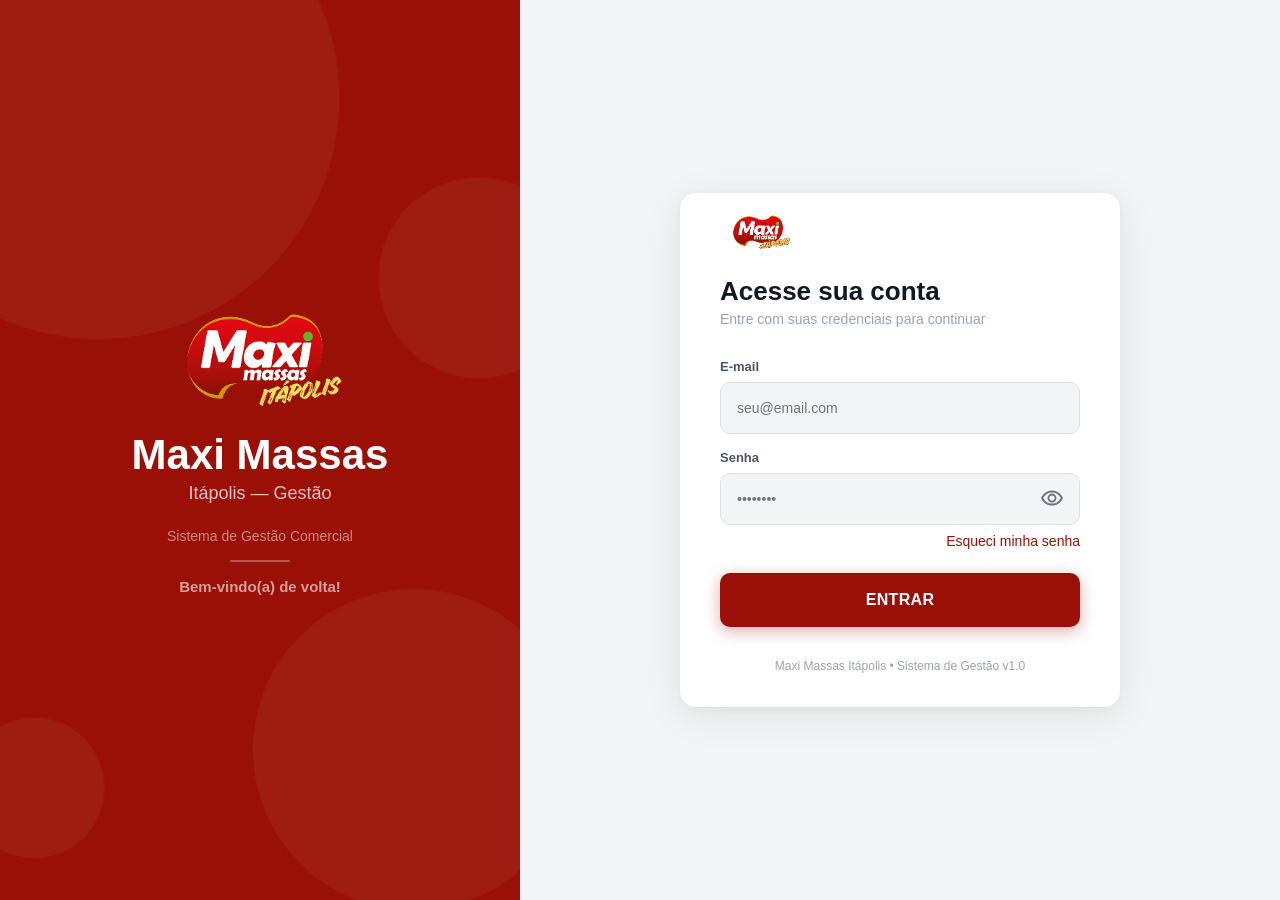
<file: frontend/index.html>
<!DOCTYPE html>
<html lang="pt-BR">
<head>
    <meta charset="UTF-8">
    <meta name="viewport" content="width=device-width, initial-scale=1.0">
    <title>Login - Maxxi Massas</title>
    <!-- Bootstrap CSS -->
    <link href="https://cdn.jsdelivr.net/npm/bootstrap@5.3.0/dist/css/bootstrap.min.css" rel="stylesheet">
    <!-- Seu CSS -->
     <link rel="stylesheet" href="../frontend/css/reset.css">
    <link rel="stylesheet" href="../frontend/css/componentes.css">

    <!-- Favicon -->
    <link rel="icon" type="image/png" href="assets/images/login-logo-formulario.png">
</head>
<body>
   
    <div class="d-flex flex-column flex-lg-row vh-100">
        
        <!-- BANNER (Em cima no Mobile / Esquerda no Desktop) -->
        <div class="banner-login d-flex align-items-center justify-content-center flex-column text-center position-relative">
            
            <!-- Camada escura opcional -->
            <!-- <div class="overlay-login"></div> -->
            
            <div class="texto-sobreposto px-4 d-flex flex-column align-items-center">
                <img src="../frontend/assets/images/login-logo-formulario.png" alt="Logo" class="logo-banner mb-3">
                <h1 class="titulo-banner mb-1">Maxi Massas</h1>
                <h2 class="subtitulo-banner mb-0">Itápolis — Gestão</h2>
                
                <div class="d-none d-lg-flex flex-column align-items-center mt-4">
                    <p class="texto-sistema mb-3">Sistema de Gestão Comercial</p>
                    <div class="divisor-banner mb-3"></div>
                    <p class="texto-boas-vindas mb-0">Bem-vindo(a) de volta!</p>
                </div>
            </div>

        </div>

        <!-- FORMULÁRIO (Embaixo no Mobile / Direita no Desktop) -->
        <!-- flex-grow-1 manda o formulário preencher todo o resto da tela -->
        <div class="flex-grow-1 d-flex align-items-center justify-content-center bg-fundo-form">
        
            <div class="cartao-login">
                
                <div class="bloco-form">
                    
                    <!-- Logo do Formulário (Oculto no Mobile, Visível no Tablet/Desktop) -->
                    <img src="../frontend/assets/images/login-logo-formulario.png" alt="Logo Maxi Massas" class="logo-form d-none d-md-block mb-4">
                    
                    <!-- Títulos sempre alinhados à esquerda (text-start) -->
                    <h3 class="titulo-login d-block d-lg-none text-start">Bem-vindo(a) de volta!</h3>
                    <h3 class="titulo-login d-none d-lg-block text-start">Acesse sua conta</h3>
                    
                    <p class="subtitulo-login text-start">Entre com suas credenciais para continuar</p>
                    
                    <form>
                        <div class="mb-3">
                            <label for="email" class="label-login">E-mail</label>
                            <input type="email" class="input-login w-100" id="email" placeholder="seu@email.com" autocomplete="off">
                        </div>
                        
                        <div class="mb-2">
                            <label for="senha" class="label-login">Senha</label>
                            <div class="position-relative">
                                <input type="password" class="input-login w-100" id="senha" placeholder="••••••••">
                                <button type="button" class="btn-mostrar-senha" onclick="alternarSenha()">
                                    <img src="../frontend/assets/icons/icone-ver.svg" id="icone-senha" alt="Ver senha">
                                </button>
                            </div>
                        </div>
                        
                        <a href="#" class="link-senha">Esqueci minha senha</a>
                        
                        <!-- Caixa de Mensagem de Erro (Escondida por padrão com d-none) -->
                        <div id="mensagem-erro" class="alert alert-danger d-none py-2 text-center mt-3 mb-0" style="font-size: 0.875rem; border-radius: 8px;">
                            E-mail ou senha incorretos. Tente novamente.
                        </div>
                        
                        <!-- Adicionado o onclick para chamar a função -->
                        <button type="button" class="btn-login w-100 mt-4" onclick="realizarLogin()">
                            ENTRAR
                        </button>
                    </form>

                    <p class="rodape-login">Maxi Massas Itápolis • Sistema de Gestão v1.0</p>
                    
                </div>
            </div>
        </div>

    </div>

    <script src="../frontend/js/login.js"></script>
</body>
</html>
</file>
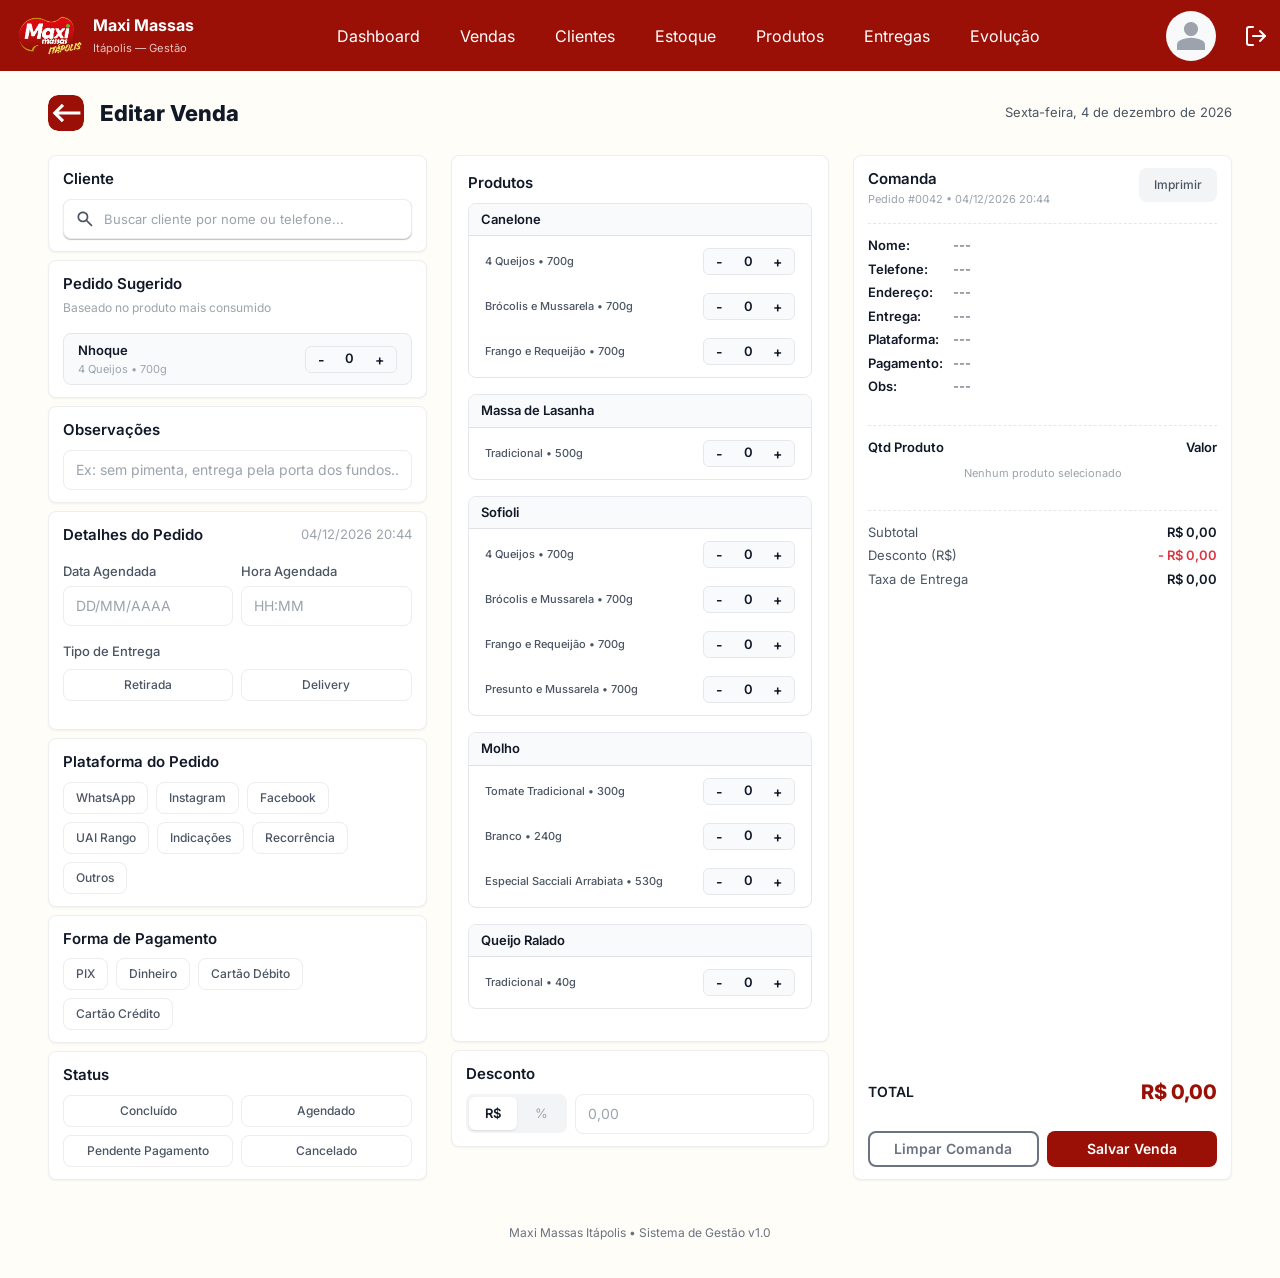
<file: frontend/pages/alterar-venda.html>
<!DOCTYPE html>
<html lang="pt-br">
<head>
    <meta charset="UTF-8">
    <meta name="viewport" content="width=device-width, initial-scale=1.0">
    <title>Editar Venda</title>

    <!-- VINCULANDO AO BOOTSTRAP -->
    <link href="https://cdn.jsdelivr.net/npm/bootstrap@5.3.0/dist/css/bootstrap.min.css" rel="stylesheet">
   
    <!-- VINCULANDO AO .CSS -->
    <link rel="stylesheet" href="../css/reset.css">
    <link rel="stylesheet" href="../css/componentes.css">

    <!-- IMPORTANDO FONTE -->
    <link rel="preconnect" href="https://fonts.googleapis.com">
    <link rel="preconnect" href="https://fonts.gstatic.com" crossorigin>
    <link href="https://fonts.googleapis.com/css2?family=Inter:wght@400;500;600;700;800&display=swap" rel="stylesheet">

    <!-- Favicon -->
    <link rel="icon" type="image/png" href="../assets/images/login-logo-formulario.png">
</head>

<body>

    <div id="header-placeholder"></div>

    <main class="conteudo-pagina flex-grow-1">
        
        <!-- HEADER -->
        <header class="d-flex justify-content-between align-items-center mb-4">
            <div class="d-flex align-items-center gap-3">
                <a href="vendas.html" class="icone-voltar">
                    <img src="../assets/icons/icone-retornar.svg" alt="Voltar">
                </a>
                <h2 class="titulo-pagina mb-0">Editar Venda</h2>
            </div>
            <span id="data-atual" class="data-pagina d-none d-md-block"></span>
        </header>

        <!-- LAYOUT 3 COLUNAS -->
        <div class="row g-4 mb-4">
            
            <!-- COLUNA 1: DADOS DO CLIENTE E PEDIDO -->
            <div class="col-12 col-lg-4 d-flex flex-column gap-2">
                
                <!-- Card 1: Cliente -->
                <div class="card-venda-p pdv-card">
                    <span class="pdv-titulo">Cliente</span>
                    <div class="position-relative mt-2">
                        <div class="search-wrapper w-100">
                            <img src="../assets/icons/icone-pesquisar.svg" class="search-icon" alt="Lupa">
                            <input type="text" class="search-input w-100" id="buscaClientePDV" placeholder="Buscar cliente por nome ou telefone..." autocomplete="off">
                        </div>
                        <ul class="autocomplete-lista d-none" id="dropdownClientePDV"></ul>
                    </div>
                    
                    <!-- Box de Cliente Selecionado (Escondido por padrão) -->
                    <div id="boxClienteSelecionado" class="cliente-selecionado d-none mt-2">
                        <div class="d-flex flex-column">
                            <span id="nomeClientePDV" class="cliente-nome-pdv"></span>
                            <span id="telClientePDV" class="cliente-tel-pdv"></span>
                        </div>
                        <button type="button" class="btn-remover-cliente" onclick="removerClientePDV()">✕ Remover</button>
                    </div>
                </div>

                <!-- Card 2: Pedido Sugerido -->
                <div class="card-venda-p pdv-card">
                    <span class="pdv-titulo mb-1">Pedido Sugerido</span>
                    <span class="pdv-subtitulo mb-3">Baseado no produto mais consumido</span>
                    
                    <div class="sugestao-box">
                        <div class="sugestao-info">
                            <span class="sugestao-nome">Nhoque</span>
                            <span class="sugestao-detalhe">4 Queijos • 700g</span>
                        </div>
                        <div class="contador-wrapper">
                            <button class="btn-contador btn-menos-pdv">-</button>
                            <span class="qtd-contador">0</span>
                            <button class="btn-contador btn-mais-pdv">+</button>
                        </div>
                    </div>
                </div>

                <!-- Card 3: Observações -->
                <div class="card-venda-p pdv-card">
                    <span class="pdv-titulo mb-2">Observações</span>
                    <input type="text" class="form-control form-control-custom w-100" id="obsPDV" placeholder="Ex: sem pimenta, entrega pela porta dos fundos...">
                </div>

                <!-- Card 4: Detalhes do Pedido -->
                <div class="card-venda-p pdv-card">
                    <div class="d-flex justify-content-between align-items-center mb-3">
                        <span class="pdv-titulo mb-0">Detalhes do Pedido</span>
                        <span class="pdv-data-hora" id="relogioPDV"></span>
                    </div>

                    <div class="row g-2 mb-3">
                        <div class="col-6">
                            <label class="pdv-label">Data Agendada</label>
                            <input type="text" class="form-control form-control-custom w-100 mascara-data" id="dataAgendadaPDV" placeholder="DD/MM/AAAA">
                        </div>
                        <div class="col-6">
                            <label class="pdv-label">Hora Agendada</label>
                            <input type="text" class="form-control form-control-custom w-100 mascara-hora" id="horaAgendadaPDV" placeholder="HH:MM">
                        </div>
                    </div>

                    <label class="pdv-label mb-2">Tipo de Entrega</label>
                    <div class="d-flex gap-2 mb-3">
                        <button type="button" class="btn-toggle-pdv flex-grow-1 btn-tipo-entrega" data-value="Retirada">Retirada</button>
                        <button type="button" class="btn-toggle-pdv flex-grow-1 btn-tipo-entrega" data-value="Delivery">Delivery</button>
                    </div>

                    <!-- Endereço (Escondido até clicar em Delivery) -->
                    <div id="blocoEnderecoPDV" class="d-none mt-2">
                        <div class="linha-endereco">
                            <label class="pdv-label-end">Rua</label>
                            <input type="text" class="pdv-input-end flex-grow-1" id="endRuaPDV">
                        </div>
                        <div class="d-flex gap-2 mt-2">
                            <div class="linha-endereco w-50">
                                <label class="pdv-label-end">Nº</label>
                                <input type="text" class="pdv-input-end flex-grow-1" id="endNumPDV">
                            </div>
                            <div class="linha-endereco w-50">
                                <label class="pdv-label-end">Bairro</label>
                                <input type="text" class="pdv-input-end flex-grow-1" id="endBairroPDV">
                            </div>
                        </div>
                        <div class="d-flex gap-2 mt-2">
                            <div class="linha-endereco w-75">
                                <label class="pdv-label-end">Cidade</label>
                                <input type="text" class="pdv-input-end flex-grow-1" id="endCidPDV">
                            </div>
                            <div class="linha-endereco w-25">
                                <label class="pdv-label-end">UF</label>
                                <input type="text" class="pdv-input-end flex-grow-1 text-uppercase" id="endUFPDV" maxlength="2">
                            </div>
                        </div>
                        <div class="linha-endereco mt-2">
                            <label class="pdv-label-end">Comp.</label>
                            <input type="text" class="pdv-input-end flex-grow-1" id="endCompPDV">
                        </div>
                    </div>
                </div>

                <!-- Card 5: Plataforma -->
                <div class="card-venda-p pdv-card">
                    <span class="pdv-titulo mb-2">Plataforma do Pedido</span>
                    <div class="d-flex flex-wrap gap-2">
                        <button type="button" class="btn-toggle-pdv btn-plataforma" data-value="WhatsApp">WhatsApp</button>
                        <button type="button" class="btn-toggle-pdv btn-plataforma" data-value="Instagram">Instagram</button>
                        <button type="button" class="btn-toggle-pdv btn-plataforma" data-value="Facebook">Facebook</button>
                        <button type="button" class="btn-toggle-pdv btn-plataforma" data-value="UAI Rango">UAI Rango</button>
                        <button type="button" class="btn-toggle-pdv btn-plataforma" data-value="Indicações">Indicações</button>
                        <button type="button" class="btn-toggle-pdv btn-plataforma" data-value="Recorrência">Recorrência</button>
                        <button type="button" class="btn-toggle-pdv btn-plataforma" data-value="Outros">Outros</button>
                    </div>
                </div>

                <!-- Card 6: Pagamento -->
                <div class="card-venda-p pdv-card">
                    <span class="pdv-titulo mb-2">Forma de Pagamento</span>
                    <div class="d-flex flex-wrap gap-2">
                        <button type="button" class="btn-toggle-pdv btn-pagamento" data-value="PIX">PIX</button>
                        <button type="button" class="btn-toggle-pdv btn-pagamento" data-value="Dinheiro">Dinheiro</button>
                        <button type="button" class="btn-toggle-pdv btn-pagamento" data-value="Cartão Débito">Cartão Débito</button>
                        <button type="button" class="btn-toggle-pdv btn-pagamento" data-value="Cartão Crédito">Cartão Crédito</button>
                    </div>
                </div>

                <!-- Card 7: Status -->
                <div class="card-venda-p pdv-card">
                    <span class="pdv-titulo mb-2">Status</span>
                    <!-- 2 botões por linha: w-100 para o container forçar wrap, ou w-50 nos botões (usando flex calc) -->
                    <div class="d-flex flex-wrap gap-2 btn-grid-2">
                        <button type="button" class="btn-toggle-pdv text-start btn-status" data-value="Concluído">Concluído</button>
                        <button type="button" class="btn-toggle-pdv text-start btn-status" data-value="Agendado">Agendado</button>
                        <button type="button" class="btn-toggle-pdv text-start btn-status" data-value="Pendente Pagamento">Pendente Pagamento</button>
                        <button type="button" class="btn-toggle-pdv text-start btn-status" data-value="Cancelado">Cancelado</button>
                    </div>
                </div>

            </div>

            <!-- COLUNA 2: PRODUTOS E DESCONTO -->
            <div class="col-12 col-lg-4 d-flex flex-column gap-2">
                
                <!-- Card Produtos (Cópia da lógica de reposição) -->
                <div class="card-venda-p pdv-card p-0 d-flex flex-column">
                    <div class="px-3 pt-3 pb-2">
                        <span class="pdv-titulo">Produtos</span>
                    </div>
                    <div class="p-0 pb-3" id="containerProdutosPDV">
                        <!-- O JS vai injetar a lista aqui no formato: Card > Header > Body > Linhas de sabor -->
                    </div>
                </div>

                <!-- Card Desconto -->
                <div class="card-venda-p pdv-card">
                    <span class="pdv-titulo mb-2">Desconto</span>
                    <div class="d-flex gap-2 align-items-center">
                        <!-- Switch R$ ou % -->
                        <div class="switch-desconto">
                            <button type="button" class="btn-sw active" id="btnDescRs">R$</button>
                            <button type="button" class="btn-sw" id="btnDescPct">%</button>
                        </div>
                        <input type="number" class="form-control form-control-custom flex-grow-1" id="inputValorDesconto" placeholder="0,00">
                    </div>
                </div>

            </div>

            <!-- COLUNA 3: COMANDA FINAL -->
            <div class="col-12 col-lg-4">
                
                <div class="card-venda-p pdv-card h-100 d-flex flex-column">
                    <!-- Cabeçalho Comanda -->
                    <div class="d-flex justify-content-between align-items-start mb-1">
                        <div class="d-flex flex-column">
                            <span class="pdv-titulo">Comanda</span>
                            <span class="comanda-info" id="infoComandaHeader">Pedido #0000 • Carregando...</span>
                        </div>
                        <button class="btn-imprimir">
                        <span>Imprimir</span>
                        </button>
                    </div>

                    <hr class="linha-divisoria">

                    <!-- Dados do Pedido -->
                    <div class="comanda-dados d-flex flex-column gap-1 mb-3">
                        <div class="d-flex"><span class="lbl">Nome:</span> <span class="val" id="comandaNome">---</span></div>
                        <div class="d-flex"><span class="lbl">Telefone:</span> <span class="val" id="comandaTel">---</span></div>
                        <div class="d-flex"><span class="lbl">Endereço:</span> <span class="val" id="comandaEnd">---</span></div>
                        <div class="d-flex"><span class="lbl">Entrega:</span> <span class="val" id="comandaEnt">---</span></div>
                        <div class="d-flex"><span class="lbl">Plataforma:</span> <span class="val" id="comandaPlat">---</span></div>
                        <div class="d-flex"><span class="lbl">Pagamento:</span> <span class="val" id="comandaPag">---</span></div>
                        <div class="d-flex"><span class="lbl">Obs:</span> <span class="val" id="comandaObs">---</span></div>
                    </div>

                    <hr class="linha-divisoria">

                    <!-- Tabela de Itens Comprados -->
                    <div class="d-flex justify-content-between mb-2">
                        <span class="comanda-item-head">Qtd Produto</span>
                        <span class="comanda-item-head">Valor</span>
                    </div>
                    <div class="comanda-lista-itens mb-3" id="listaItensComanda">
                        <!-- Itens vão entrar aqui via JS -->
                        <div class="text-center" style="font-size: 11px; color:#9CA3AC;">Nenhum produto selecionado</div>
                    </div>

                    <hr class="linha-divisoria">

                    <!-- Totais -->
                    <div class="d-flex justify-content-between mb-1">
                        <span class="comanda-lbl-total">Subtotal</span>
                        <span class="comanda-val-total" id="comandaSub">R$ 0,00</span>
                    </div>
                    <div class="d-flex justify-content-between mb-1">
                        <span class="comanda-lbl-total">Desconto (<span id="comandaTipoDesc">R$</span>)</span>
                        <span class="comanda-val-total text-danger" id="comandaDesc">- R$ 0,00</span>
                    </div>
                    <div class="d-flex justify-content-between mb-3">
                        <span class="comanda-lbl-total">Taxa de Entrega</span>
                        <span class="comanda-val-total" id="comandaTaxa">R$ 0,00</span>
                    </div>

                    <!-- VALOR FINAL -->
                    <div class="d-flex justify-content-between align-items-center mb-4 mt-auto">
                        <span class="comanda-lbl-final">TOTAL</span>
                        <span class="comanda-val-final" id="comandaTotal">R$ 0,00</span>
                    </div>

                    <!-- Ações -->
                    <div class="d-flex gap-2">
                        <button type="button" class="btn-cancelar-custom flex-grow-1" onclick="limparPDV()">Limpar Comanda</button>
                        <a href="vendas.html" class="btn-salvar-custom flex-grow-1 text-decoration-none d-flex justify-content-center align-items-center">Salvar Venda</a>
                    </div>

                </div>

            </div>

        </div>
            
    </main>

    <!-- RODAPÉ -->
    <footer class="rodape mt-auto">
        <p>Maxi Massas Itápolis • Sistema de Gestão v1.0</p>
    </footer>

    <script src="../js/header.js"></script>
    <script src="../js/data-atual.js"></script>
    <script src="../js/main.js"></script>
    <script src="../js/pdv.js"></script>
    <script src="https://cdn.jsdelivr.net/npm/bootstrap@5.3.0/dist/js/bootstrap.bundle.min.js"></script>

</body>
</html>
</file>
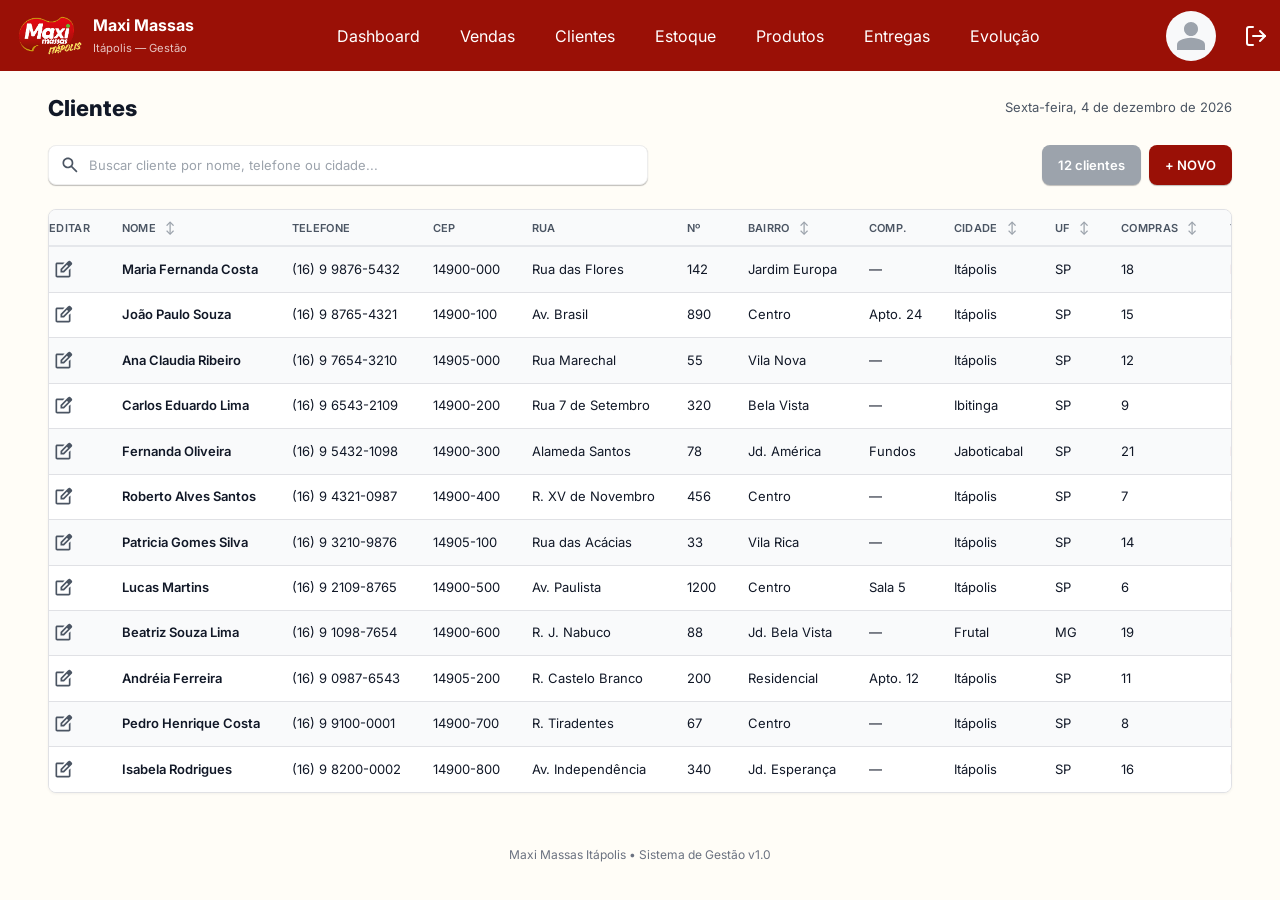
<file: frontend/pages/clientes.html>
<!DOCTYPE html>
<html lang="pt-br">
<head>
    <meta charset="UTF-8">
    <meta name="viewport" content="width=device-width, initial-scale=1.0">
    <title>Clientes</title>

    <!-- VINCULANDO AO BOOTSTRAP -->
    <link href="https://cdn.jsdelivr.net/npm/bootstrap@5.3.0/dist/css/bootstrap.min.css" rel="stylesheet">

    <!-- VINCULANDO AO .CSS -->
    <link rel="stylesheet" href="../css/reset.css">
    <link rel="stylesheet" href="../css/componentes.css">

    <!-- IMPORTANDO FONTE -->
    <link rel="preconnect" href="https://fonts.googleapis.com">
    <link rel="preconnect" href="https://fonts.gstatic.com" crossorigin>
    <link href="https://fonts.googleapis.com/css2?family=Gravitas+One&family=Inter:ital,opsz,wght@0,14..32,100..900;1,14..32,100..900&family=Playwrite+IE:wght@100..400&display=swap" rel="stylesheet">

    <!-- Favicon -->
    <link rel="icon" type="image/png" href="../assets/images/login-logo-formulario.png">
</head>
<body>

    <!-- CARREGANDO O MENU VIA JAVASCRIPT -->
    <div id="header-placeholder"></div>

    <main class="conteudo-pagina flex-grow-1">
        <!-- HEADER PADRÃO -->
        <header class="d-flex justify-content-between align-items-center mb-4">
            <h2 class="titulo-pagina mb-0">Clientes</h2>
            <!-- Contador Mobile: Aparece no topo APENAS no celular -->
            <div class="contador-clientes-mobile d-flex d-md-none">
                <span id="qtd-mobile">0 total</span>
            </div>
            <!-- Data atualizada Tablet/Desktop: Aparece apenas para telas maiores -->
            <span class="data-pagina d-none d-md-block" id="data-atual"></span>
        </header>

        <!-- TOOLBAR: Busca e Botões -->
        <div class="toolbar-produtos">
            <div class="search-wrapper">
                <img src="../assets/icons/icone-pesquisar.svg" class="search-icon" alt="Lupa">
                <input type="text" class="search-input" id="buscaCliente" placeholder="Buscar cliente por nome, telefone ou cidade...">
            </div>
            
            <div class="d-flex gap-2 align-items-center">
                <div class="contador-clientes-desktop flex-shrink-0 d-none d-md-flex">
                    <span id="qtd-desktop">0 clientes</span>
                </div>
                <button class="btn-novo flex-shrink-0">
                    + NOVO
                </button>
            </div>
        </div>

        <!-- ========================================== -->
        <!-- VERSÃO DESKTOP (TABELA) -->
        <!-- ========================================== -->
        <div class="table-responsive d-none d-lg-block mb-4 tabela-container">
            <table class="tabela-produtos tabela-clientes w-100 tabela-custom">
                <thead>
                    <tr>
                        <th>Editar</th>
                        <th class="coluna-ordenavel">Nome <span>↕</span></th>
                        <th>Telefone</th>
                        <th>CEP</th>
                        <th>Rua</th>
                        <th>Nº</th>
                        <th class="coluna-ordenavel">Bairro <span>↕</span></th>
                        <th>Comp.</th>
                        <th class="coluna-ordenavel">Cidade <span>↕</span></th>
                        <th class="coluna-ordenavel">UF <span>↕</span></th>
                        <th class="coluna-ordenavel">Compras <span>↕</span></th>
                        <th>Total Gasto</th>
                        <th>Obs.</th>
                    </tr>
                </thead>
                <tbody>
                    <tr class="linha-cliente">
                        <td><button class="btn-icone"><img src="../assets/icons/icone-edicao.svg" alt="Editar"></button></td>
                        <td class="col-prod nome-item">Maria Fernanda Costa</td>
                        <td>(16) 9 9876-5432</td><td>14900-000</td><td>Rua das Flores</td><td>142</td><td>Jardim Europa</td><td>—</td><td>Itápolis</td><td>SP</td><td>18</td>
                        <td class="col-preco">R$ 2.341,00</td><td>VIP</td>
                    </tr>
                    <tr class="linha-cliente">
                        <td><button class="btn-icone"><img src="../assets/icons/icone-edicao.svg" alt="Editar"></button></td>
                        <td class="col-prod nome-item">João Paulo Souza</td>
                        <td>(16) 9 8765-4321</td><td>14900-100</td><td>Av. Brasil</td><td>890</td><td>Centro</td><td>Apto. 24</td><td>Itápolis</td><td>SP</td><td>15</td>
                        <td class="col-preco">R$ 1.890,50</td><td>—</td>
                    </tr>
                    <tr class="linha-cliente">
                        <td><button class="btn-icone"><img src="../assets/icons/icone-edicao.svg" alt="Editar"></button></td>
                        <td class="col-prod nome-item">Ana Claudia Ribeiro</td>
                        <td>(16) 9 7654-3210</td><td>14905-000</td><td>Rua Marechal</td><td>55</td><td>Vila Nova</td><td>—</td><td>Itápolis</td><td>SP</td><td>12</td>
                        <td class="col-preco">R$ 1.456,00</td><td>—</td>
                    </tr>
                    <tr class="linha-cliente">
                        <td><button class="btn-icone"><img src="../assets/icons/icone-edicao.svg" alt="Editar"></button></td>
                        <td class="col-prod nome-item">Carlos Eduardo Lima</td>
                        <td>(16) 9 6543-2109</td><td>14900-200</td><td>Rua 7 de Setembro</td><td>320</td><td>Bela Vista</td><td>—</td><td>Ibitinga</td><td>SP</td><td>9</td>
                        <td class="col-preco">R$ 987,00</td><td>—</td>
                    </tr>
                    <tr class="linha-cliente">
                        <td><button class="btn-icone"><img src="../assets/icons/icone-edicao.svg" alt="Editar"></button></td>
                        <td class="col-prod nome-item">Fernanda Oliveira</td>
                        <td>(16) 9 5432-1098</td><td>14900-300</td><td>Alameda Santos</td><td>78</td><td>Jd. América</td><td>Fundos</td><td>Jaboticabal</td><td>SP</td><td>21</td>
                        <td class="col-preco">R$ 3.120,00</td><td>Pagamento Semanal</td>
                    </tr>
                    <tr class="linha-cliente">
                        <td><button class="btn-icone"><img src="../assets/icons/icone-edicao.svg" alt="Editar"></button></td>
                        <td class="col-prod nome-item">Roberto Alves Santos</td>
                        <td>(16) 9 4321-0987</td><td>14900-400</td><td>R. XV de Novembro</td><td>456</td><td>Centro</td><td>—</td><td>Itápolis</td><td>SP</td><td>7</td>
                        <td class="col-preco">R$ 750,00</td><td>—</td>
                    </tr>
                    <tr class="linha-cliente">
                        <td><button class="btn-icone"><img src="../assets/icons/icone-edicao.svg" alt="Editar"></button></td>
                        <td class="col-prod nome-item">Patricia Gomes Silva</td>
                        <td>(16) 9 3210-9876</td><td>14905-100</td><td>Rua das Acácias</td><td>33</td><td>Vila Rica</td><td>—</td><td>Itápolis</td><td>SP</td><td>14</td>
                        <td class="col-preco">R$ 1.670,00</td><td>—</td>
                    </tr>
                    <tr class="linha-cliente">
                        <td><button class="btn-icone"><img src="../assets/icons/icone-edicao.svg" alt="Editar"></button></td>
                        <td class="col-prod nome-item">Lucas Martins</td>
                        <td>(16) 9 2109-8765</td><td>14900-500</td><td>Av. Paulista</td><td>1200</td><td>Centro</td><td>Sala 5</td><td>Itápolis</td><td>SP</td><td>6</td>
                        <td class="col-preco">R$ 620,00</td><td>—</td>
                    </tr>
                    <tr class="linha-cliente">
                        <td><button class="btn-icone"><img src="../assets/icons/icone-edicao.svg" alt="Editar"></button></td>
                        <td class="col-prod nome-item">Beatriz Souza Lima</td>
                        <td>(16) 9 1098-7654</td><td>14900-600</td><td>R. J. Nabuco</td><td>88</td><td>Jd. Bela Vista</td><td>—</td><td>Frutal</td><td>MG</td><td>19</td>
                        <td class="col-preco">R$ 2.890,00</td><td>—</td>
                    </tr>
                    <tr class="linha-cliente">
                        <td><button class="btn-icone"><img src="../assets/icons/icone-edicao.svg" alt="Editar"></button></td>
                        <td class="col-prod nome-item">Andréia Ferreira</td>
                        <td>(16) 9 0987-6543</td><td>14905-200</td><td>R. Castelo Branco</td><td>200</td><td>Residencial</td><td>Apto. 12</td><td>Itápolis</td><td>SP</td><td>11</td>
                        <td class="col-preco">R$ 1.230,00</td><td>—</td>
                    </tr>
                    <tr class="linha-cliente">
                        <td><button class="btn-icone"><img src="../assets/icons/icone-edicao.svg" alt="Editar"></button></td>
                        <td class="col-prod nome-item">Pedro Henrique Costa</td>
                        <td>(16) 9 9100-0001</td><td>14900-700</td><td>R. Tiradentes</td><td>67</td><td>Centro</td><td>—</td><td>Itápolis</td><td>SP</td><td>8</td>
                        <td class="col-preco">R$ 890,00</td><td>—</td>
                    </tr>
                    <tr class="linha-cliente">
                        <td><button class="btn-icone"><img src="../assets/icons/icone-edicao.svg" alt="Editar"></button></td>
                        <td class="col-prod nome-item">Isabela Rodrigues</td>
                        <td>(16) 9 8200-0002</td><td>14900-800</td><td>Av. Independência</td><td>340</td><td>Jd. Esperança</td><td>—</td><td>Itápolis</td><td>SP</td><td>16</td>
                        <td class="col-preco">R$ 2.100,00</td><td>—</td>
                    </tr>
                </tbody>
            </table>
        </div>

        <!-- ========================================== -->
        <!-- VERSÃO MOBILE (CARDS) -->
        <!-- ========================================== -->
        <div class="d-flex flex-column gap-3 d-lg-none mb-4 container-cards-clientes">
            
            <!-- CARD 1 -->
            <div class="card-produto card-cliente">
                <div class="d-flex justify-content-between align-items-start w-100">
                    
                    <!-- Coluna Esquerda: Informações Visíveis + Área Expandida -->
                    <div class="d-flex flex-column gap-1 flex-grow-1 pe-3">
                        <span class="m-prod nome-item">Maria Fernanda Costa</span>
                        <span class="m-info-secundaria telefone-item">(16) 9 9876-5432</span>
                        <span class="m-info-secundaria mt-1">
                            <span class="m-gasto-destaque">R$ 2.341,00</span> • 18 compras
                        </span>
                        
                        <!-- PARTE OCULTA: FICA NA ESQUERDA -->
                        <div class="area-expandida-cliente d-none">
                            <div class="info-stacked"><span class="lbl">CEP</span><span class="val">14900-000</span></div>
                            <div class="info-stacked"><span class="lbl">Endereço</span><span class="val">Rua das Flores, 142 - Jardim Europa</span></div>
                            <div class="info-stacked"><span class="lbl">Complemento</span><span class="val">—</span></div>
                            <div class="info-stacked"><span class="lbl">Cidade/UF</span><span class="val">Itápolis - SP</span></div>
                            <div class="info-stacked"><span class="lbl">Obs</span><span class="val">VIP</span></div>
                        </div>
                    </div>

                    <!-- Coluna Direita: Ícones -->
                    <div class="d-flex gap-2 flex-shrink-0">
                        <button class="btn-icone btn-toggle-card"><img src="../assets/icons/icone-ver.svg" alt="Ver Mais"></button>
                        <button class="btn-icone"><img src="../assets/icons/icone-edicao.svg" alt="Editar"></button>
                    </div>
                    
                </div>
            </div>

            <!-- CARD 2 -->
            <div class="card-produto card-cliente">
                <div class="d-flex justify-content-between align-items-start w-100">
                    <div class="d-flex flex-column gap-1 flex-grow-1 pe-3">
                        <span class="m-prod nome-item">João Paulo Souza</span>
                        <span class="m-info-secundaria telefone-item">(16) 9 8765-4321</span>
                        <span class="m-info-secundaria mt-1">
                            <span class="m-gasto-destaque">R$ 1.890,50</span> • 15 compras
                        </span>
                        <div class="area-expandida-cliente d-none">
                            <div class="info-stacked"><span class="lbl">CEP</span><span class="val">14900-100</span></div>
                            <div class="info-stacked"><span class="lbl">Endereço</span><span class="val">Av. Brasil, 890 - Centro</span></div>
                            <div class="info-stacked"><span class="lbl">Complemento</span><span class="val">Apto. 24</span></div>
                            <div class="info-stacked"><span class="lbl">Cidade/UF</span><span class="val">Itápolis - SP</span></div>
                            <div class="info-stacked"><span class="lbl">Obs</span><span class="val">—</span></div>
                        </div>
                    </div>
                    <div class="d-flex gap-2 flex-shrink-0">
                        <button class="btn-icone btn-toggle-card"><img src="../assets/icons/icone-ver.svg" alt="Ver Mais"></button>
                        <button class="btn-icone"><img src="../assets/icons/icone-edicao.svg" alt="Editar"></button>
                    </div>
                </div>
            </div>

            <!-- CARD 3 -->
            <div class="card-produto card-cliente">
                <div class="d-flex justify-content-between align-items-start w-100">
                    <div class="d-flex flex-column gap-1 flex-grow-1 pe-3">
                        <span class="m-prod nome-item">Ana Claudia Ribeiro</span>
                        <span class="m-info-secundaria telefone-item">(16) 9 7654-3210</span>
                        <span class="m-info-secundaria mt-1">
                            <span class="m-gasto-destaque">R$ 1.456,00</span> • 12 compras
                        </span>
                        <div class="area-expandida-cliente d-none">
                            <div class="info-stacked"><span class="lbl">CEP</span><span class="val">14905-000</span></div>
                            <div class="info-stacked"><span class="lbl">Endereço</span><span class="val">Rua Marechal, 55 - Vila Nova</span></div>
                            <div class="info-stacked"><span class="lbl">Complemento</span><span class="val">—</span></div>
                            <div class="info-stacked"><span class="lbl">Cidade/UF</span><span class="val">Itápolis - SP</span></div>
                            <div class="info-stacked"><span class="lbl">Obs</span><span class="val">—</span></div>
                        </div>
                    </div>
                    <div class="d-flex gap-2 flex-shrink-0">
                        <button class="btn-icone btn-toggle-card"><img src="../assets/icons/icone-ver.svg" alt="Ver Mais"></button>
                        <button class="btn-icone"><img src="../assets/icons/icone-edicao.svg" alt="Editar"></button>
                    </div>
                </div>
            </div>

            <!-- CARD 4 -->
            <div class="card-produto card-cliente">
                <div class="d-flex justify-content-between align-items-start w-100">
                    <div class="d-flex flex-column gap-1 flex-grow-1 pe-3">
                        <span class="m-prod nome-item">Carlos Eduardo Lima</span>
                        <span class="m-info-secundaria telefone-item">(16) 9 6543-2109</span>
                        <span class="m-info-secundaria mt-1">
                            <span class="m-gasto-destaque">R$ 987,00</span> • 9 compras
                        </span>
                        <div class="area-expandida-cliente d-none">
                            <div class="info-stacked"><span class="lbl">CEP</span><span class="val">14900-200</span></div>
                            <div class="info-stacked"><span class="lbl">Endereço</span><span class="val">Rua 7 de Setembro, 320 - Bela Vista</span></div>
                            <div class="info-stacked"><span class="lbl">Complemento</span><span class="val">—</span></div>
                            <div class="info-stacked"><span class="lbl">Cidade/UF</span><span class="val">Ibitinga - SP</span></div>
                            <div class="info-stacked"><span class="lbl">Obs</span><span class="val">—</span></div>
                        </div>
                    </div>
                    <div class="d-flex gap-2 flex-shrink-0">
                        <button class="btn-icone btn-toggle-card"><img src="../assets/icons/icone-ver.svg" alt="Ver Mais"></button>
                        <button class="btn-icone"><img src="../assets/icons/icone-edicao.svg" alt="Editar"></button>
                    </div>
                </div>
            </div>

            <!-- CARD 5 -->
            <div class="card-produto card-cliente">
                <div class="d-flex justify-content-between align-items-start w-100">
                    <div class="d-flex flex-column gap-1 flex-grow-1 pe-3">
                        <span class="m-prod nome-item">Fernanda Oliveira</span>
                        <span class="m-info-secundaria telefone-item">(16) 9 5432-1098</span>
                        <span class="m-info-secundaria mt-1">
                            <span class="m-gasto-destaque">R$ 3.120,00</span> • 21 compras
                        </span>
                        <div class="area-expandida-cliente d-none">
                            <div class="info-stacked"><span class="lbl">CEP</span><span class="val">14900-300</span></div>
                            <div class="info-stacked"><span class="lbl">Endereço</span><span class="val">Alameda Santos, 78 - Jd. América</span></div>
                            <div class="info-stacked"><span class="lbl">Complemento</span><span class="val">Fundos</span></div>
                            <div class="info-stacked"><span class="lbl">Cidade/UF</span><span class="val">Jaboticabal - SP</span></div>
                            <div class="info-stacked"><span class="lbl">Obs</span><span class="val">Pagamento Semanal</span></div>
                        </div>
                    </div>
                    <div class="d-flex gap-2 flex-shrink-0">
                        <button class="btn-icone btn-toggle-card"><img src="../assets/icons/icone-ver.svg" alt="Ver Mais"></button>
                        <button class="btn-icone"><img src="../assets/icons/icone-edicao.svg" alt="Editar"></button>
                    </div>
                </div>
            </div>

            <!-- CARD 6 -->
            <div class="card-produto card-cliente">
                <div class="d-flex justify-content-between align-items-start w-100">
                    <div class="d-flex flex-column gap-1 flex-grow-1 pe-3">
                        <span class="m-prod nome-item">Roberto Alves Santos</span>
                        <span class="m-info-secundaria telefone-item">(16) 9 4321-0987</span>
                        <span class="m-info-secundaria mt-1">
                            <span class="m-gasto-destaque">R$ 750,00</span> • 7 compras
                        </span>
                        <div class="area-expandida-cliente d-none">
                            <div class="info-stacked"><span class="lbl">CEP</span><span class="val">14900-400</span></div>
                            <div class="info-stacked"><span class="lbl">Endereço</span><span class="val">R. XV de Novembro, 456 - Centro</span></div>
                            <div class="info-stacked"><span class="lbl">Complemento</span><span class="val">—</span></div>
                            <div class="info-stacked"><span class="lbl">Cidade/UF</span><span class="val">Itápolis - SP</span></div>
                            <div class="info-stacked"><span class="lbl">Obs</span><span class="val">—</span></div>
                        </div>
                    </div>
                    <div class="d-flex gap-2 flex-shrink-0">
                        <button class="btn-icone btn-toggle-card"><img src="../assets/icons/icone-ver.svg" alt="Ver Mais"></button>
                        <button class="btn-icone"><img src="../assets/icons/icone-edicao.svg" alt="Editar"></button>
                    </div>
                </div>
            </div>

            <!-- CARD 7 -->
            <div class="card-produto card-cliente">
                <div class="d-flex justify-content-between align-items-start w-100">
                    <div class="d-flex flex-column gap-1 flex-grow-1 pe-3">
                        <span class="m-prod nome-item">Patricia Gomes Silva</span>
                        <span class="m-info-secundaria telefone-item">(16) 9 3210-9876</span>
                        <span class="m-info-secundaria mt-1">
                            <span class="m-gasto-destaque">R$ 1.670,00</span> • 14 compras
                        </span>
                        <div class="area-expandida-cliente d-none">
                            <div class="info-stacked"><span class="lbl">CEP</span><span class="val">14905-100</span></div>
                            <div class="info-stacked"><span class="lbl">Endereço</span><span class="val">Rua das Acácias, 33 - Vila Rica</span></div>
                            <div class="info-stacked"><span class="lbl">Complemento</span><span class="val">—</span></div>
                            <div class="info-stacked"><span class="lbl">Cidade/UF</span><span class="val">Itápolis - SP</span></div>
                            <div class="info-stacked"><span class="lbl">Obs</span><span class="val">—</span></div>
                        </div>
                    </div>
                    <div class="d-flex gap-2 flex-shrink-0">
                        <button class="btn-icone btn-toggle-card"><img src="../assets/icons/icone-ver.svg" alt="Ver Mais"></button>
                        <button class="btn-icone"><img src="../assets/icons/icone-edicao.svg" alt="Editar"></button>
                    </div>
                </div>
            </div>

            <!-- CARD 8 -->
            <div class="card-produto card-cliente">
                <div class="d-flex justify-content-between align-items-start w-100">
                    <div class="d-flex flex-column gap-1 flex-grow-1 pe-3">
                        <span class="m-prod nome-item">Lucas Martins</span>
                        <span class="m-info-secundaria telefone-item">(16) 9 2109-8765</span>
                        <span class="m-info-secundaria mt-1">
                            <span class="m-gasto-destaque">R$ 620,00</span> • 6 compras
                        </span>
                        <div class="area-expandida-cliente d-none">
                            <div class="info-stacked"><span class="lbl">CEP</span><span class="val">14900-500</span></div>
                            <div class="info-stacked"><span class="lbl">Endereço</span><span class="val">Av. Paulista, 1200 - Centro</span></div>
                            <div class="info-stacked"><span class="lbl">Complemento</span><span class="val">Sala 5</span></div>
                            <div class="info-stacked"><span class="lbl">Cidade/UF</span><span class="val">Itápolis - SP</span></div>
                            <div class="info-stacked"><span class="lbl">Obs</span><span class="val">—</span></div>
                        </div>
                    </div>
                    <div class="d-flex gap-2 flex-shrink-0">
                        <button class="btn-icone btn-toggle-card"><img src="../assets/icons/icone-ver.svg" alt="Ver Mais"></button>
                        <button class="btn-icone"><img src="../assets/icons/icone-edicao.svg" alt="Editar"></button>
                    </div>
                </div>
            </div>

            <!-- CARD 9 -->
            <div class="card-produto card-cliente">
                <div class="d-flex justify-content-between align-items-start w-100">
                    <div class="d-flex flex-column gap-1 flex-grow-1 pe-3">
                        <span class="m-prod nome-item">Beatriz Souza Lima</span>
                        <span class="m-info-secundaria telefone-item">(16) 9 1098-7654</span>
                        <span class="m-info-secundaria mt-1">
                            <span class="m-gasto-destaque">R$ 2.890,00</span> • 19 compras
                        </span>
                        <div class="area-expandida-cliente d-none">
                            <div class="info-stacked"><span class="lbl">CEP</span><span class="val">14900-600</span></div>
                            <div class="info-stacked"><span class="lbl">Endereço</span><span class="val">R. J. Nabuco, 88 - Jd. Bela Vista</span></div>
                            <div class="info-stacked"><span class="lbl">Complemento</span><span class="val">—</span></div>
                            <div class="info-stacked"><span class="lbl">Cidade/UF</span><span class="val">Frutal - MG</span></div>
                            <div class="info-stacked"><span class="lbl">Obs</span><span class="val">—</span></div>
                        </div>
                    </div>
                    <div class="d-flex gap-2 flex-shrink-0">
                        <button class="btn-icone btn-toggle-card"><img src="../assets/icons/icone-ver.svg" alt="Ver Mais"></button>
                        <button class="btn-icone"><img src="../assets/icons/icone-edicao.svg" alt="Editar"></button>
                    </div>
                </div>
            </div>

            <!-- CARD 10 -->
            <div class="card-produto card-cliente">
                <div class="d-flex justify-content-between align-items-start w-100">
                    <div class="d-flex flex-column gap-1 flex-grow-1 pe-3">
                        <span class="m-prod nome-item">Andréia Ferreira</span>
                        <span class="m-info-secundaria telefone-item">(16) 9 0987-6543</span>
                        <span class="m-info-secundaria mt-1">
                            <span class="m-gasto-destaque">R$ 1.230,00</span> • 11 compras
                        </span>
                        <div class="area-expandida-cliente d-none">
                            <div class="info-stacked"><span class="lbl">CEP</span><span class="val">14905-200</span></div>
                            <div class="info-stacked"><span class="lbl">Endereço</span><span class="val">R. Castelo Branco, 200 - Residencial</span></div>
                            <div class="info-stacked"><span class="lbl">Complemento</span><span class="val">Apto. 12</span></div>
                            <div class="info-stacked"><span class="lbl">Cidade/UF</span><span class="val">Itápolis - SP</span></div>
                            <div class="info-stacked"><span class="lbl">Obs</span><span class="val">—</span></div>
                        </div>
                    </div>
                    <div class="d-flex gap-2 flex-shrink-0">
                        <button class="btn-icone btn-toggle-card"><img src="../assets/icons/icone-ver.svg" alt="Ver Mais"></button>
                        <button class="btn-icone"><img src="../assets/icons/icone-edicao.svg" alt="Editar"></button>
                    </div>
                </div>
            </div>

            <!-- CARD 11 -->
            <div class="card-produto card-cliente">
                <div class="d-flex justify-content-between align-items-start w-100">
                    <div class="d-flex flex-column gap-1 flex-grow-1 pe-3">
                        <span class="m-prod nome-item">Pedro Henrique Costa</span>
                        <span class="m-info-secundaria telefone-item">(16) 9 9100-0001</span>
                        <span class="m-info-secundaria mt-1">
                            <span class="m-gasto-destaque">R$ 890,00</span> • 8 compras
                        </span>
                        <div class="area-expandida-cliente d-none">
                            <div class="info-stacked"><span class="lbl">CEP</span><span class="val">14900-700</span></div>
                            <div class="info-stacked"><span class="lbl">Endereço</span><span class="val">R. Tiradentes, 67 - Centro</span></div>
                            <div class="info-stacked"><span class="lbl">Complemento</span><span class="val">—</span></div>
                            <div class="info-stacked"><span class="lbl">Cidade/UF</span><span class="val">Itápolis - SP</span></div>
                            <div class="info-stacked"><span class="lbl">Obs</span><span class="val">—</span></div>
                        </div>
                    </div>
                    <div class="d-flex gap-2 flex-shrink-0">
                        <button class="btn-icone btn-toggle-card"><img src="../assets/icons/icone-ver.svg" alt="Ver Mais"></button>
                        <button class="btn-icone"><img src="../assets/icons/icone-edicao.svg" alt="Editar"></button>
                    </div>
                </div>
            </div>

            <!-- CARD 12 -->
            <div class="card-produto card-cliente">
                <div class="d-flex justify-content-between align-items-start w-100">
                    <div class="d-flex flex-column gap-1 flex-grow-1 pe-3">
                        <span class="m-prod nome-item">Isabela Rodrigues</span>
                        <span class="m-info-secundaria telefone-item">(16) 9 8200-0002</span>
                        <span class="m-info-secundaria mt-1">
                            <span class="m-gasto-destaque">R$ 2.100,00</span> • 16 compras
                        </span>
                        <div class="area-expandida-cliente d-none">
                            <div class="info-stacked"><span class="lbl">CEP</span><span class="val">14900-800</span></div>
                            <div class="info-stacked"><span class="lbl">Endereço</span><span class="val">Av. Independência, 340 - Jd. Esperança</span></div>
                            <div class="info-stacked"><span class="lbl">Complemento</span><span class="val">—</span></div>
                            <div class="info-stacked"><span class="lbl">Cidade/UF</span><span class="val">Itápolis - SP</span></div>
                            <div class="info-stacked"><span class="lbl">Obs</span><span class="val">—</span></div>
                        </div>
                    </div>
                    <div class="d-flex gap-2 flex-shrink-0">
                        <button class="btn-icone btn-toggle-card"><img src="../assets/icons/icone-ver.svg" alt="Ver Mais"></button>
                        <button class="btn-icone"><img src="../assets/icons/icone-edicao.svg" alt="Editar"></button>
                    </div>
                </div>
            </div>
        </div>
            
    </main>

    <!-- RODAPÉ -->
    <footer class="rodape mt-auto">
        <p>Maxi Massas Itápolis • Sistema de Gestão v1.0</p>
    </footer>

    <!-- ========================================== -->
    <!-- MODAL: CADASTRAR / EDITAR CLIENTE          -->
    <!-- ========================================== -->
    <div class="modal fade" id="modalCliente" tabindex="-1" aria-labelledby="modalClienteLabel" aria-hidden="true">
        <div class="modal-dialog modal-dialog-centered modal-dialog-bottom">
            <div class="modal-content modal-custom-content">
                
                <div class="modal-header-custom d-flex justify-content-between align-items-center">
                    <!-- O Título será trocado via JavaScript (Cadastrar Cliente / Editar Cadastro) -->
                    <h5 class="modal-title-custom" id="modalClienteLabel">Cadastrar Cliente</h5>
                </div>

                <div class="modal-body p-0 mt-3">
                    <form id="formCliente">
                        <!-- g-3 dá o respiro padrão -->
                        <div class="row gx-3 gy-2">
                            
                            <!-- LINHA 1: NOME -->
                            <div class="col-12">
                                <label class="form-label-custom">Nome *</label>
                                <input type="text" class="form-control form-control-custom" id="cliNome" placeholder="Ex: Enéas Ferreira Carneiro">
                            </div>

                            <!-- LINHA 2: TELEFONE e CEP -->
                            <div class="col-6">
                                <label class="form-label-custom">Telefone *</label>
                                <input type="text" class="form-control form-control-custom" id="cliTel" placeholder="(xx) 9 xxxx-xxxx">
                            </div>
                            <div class="col-6">
                                <label class="form-label-custom">CEP</label>
                                <input type="text" class="form-control form-control-custom" id="cliCEP" placeholder="xxxxx-xxx">
                                <!-- A classe d-none d-md-block garante que esse texto suma no celular -->
                                <span class="aviso-cep d-none d-md-block">→ Rua, Bairro, Cidade e UF autopreenchidos</span>
                            </div>

                            <!-- LINHAS 3 E 4: A MÁGICA DO RESPONSIVO -->
                            <!-- RUA: 66% PC (col-md-8) | 100% Mobile (col-12) -->
                            <div class="col-12 col-md-8">
                                <label class="form-label-custom">Rua</label>
                                <input type="text" class="form-control form-control-custom" id="cliRua" placeholder="Automático">
                            </div>

                            <!-- N°: 33% PC (col-md-4) | 33% Mobile (col-4) -->
                            <!-- No mobile, como a Rua tomou 100%, o N° pula pra linha de baixo sozinho! -->
                            <div class="col-4 col-md-4">
                                <label class="form-label-custom">Nº</label>
                                <input type="text" class="form-control form-control-custom" id="cliNum" placeholder="Ex: 666">
                            </div>

                            <!-- BAIRRO: 50% PC (col-md-6) | 66% Mobile (col-8) -->
                            <!-- No mobile, senta do lado do Nº formando 100%. No PC, pula pra linha de baixo! -->
                            <div class="col-8 col-md-6">
                                <label class="form-label-custom">Bairro</label>
                                <input type="text" class="form-control form-control-custom" id="cliBairro" placeholder="Automático">
                            </div>

                            <!-- CIDADE: 33% PC (col-md-4) | 66% Mobile (col-8) -->
                            <div class="col-8 col-md-4">
                                <label class="form-label-custom">Cidade</label>
                                <input type="text" class="form-control form-control-custom" id="cliCidade" placeholder="Automático">
                            </div>

                            <!-- UF: 16% PC (col-md-2) | 33% Mobile (col-4) -->
                            <div class="col-4 col-md-2">
                                <label class="form-label-custom">UF</label>
                                <input type="text" class="form-control form-control-custom" id="cliUF" placeholder="Automático">
                            </div>

                            <!-- COMPLEMENTO E OBSERVAÇÕES -->
                            <div class="col-12">
                                <label class="form-label-custom">Complemento</label>
                                <input type="text" class="form-control form-control-custom" id="cliComp" placeholder="Ex: Ap. 71, Bloco B">
                            </div>
                            <div class="col-12">
                                <label class="form-label-custom">Observações</label>
                                <input type="text" class="form-control form-control-custom" id="cliObs" placeholder="VIP, prefere entregas às sextas">
                            </div>

                        </div>
                    </form>
                </div>

                <div class="modal-footer-custom">
                    <!-- data-bs-dismiss fecha o modal nativamente -->
                    <button type="button" class="btn-cancelar-custom" data-bs-dismiss="modal">Cancelar</button>
                    <button type="button" class="btn-salvar-custom">Salvar</button>
                </div>

            </div>
        </div>
    </div>

    <script src="../js/header.js"></script>
    <script src="../js/data-atual.js"></script>
    <script src="../js/main.js"></script>
    <script src="https://cdn.jsdelivr.net/npm/bootstrap@5.3.0/dist/js/bootstrap.bundle.min.js"></script>


</body>
</file>
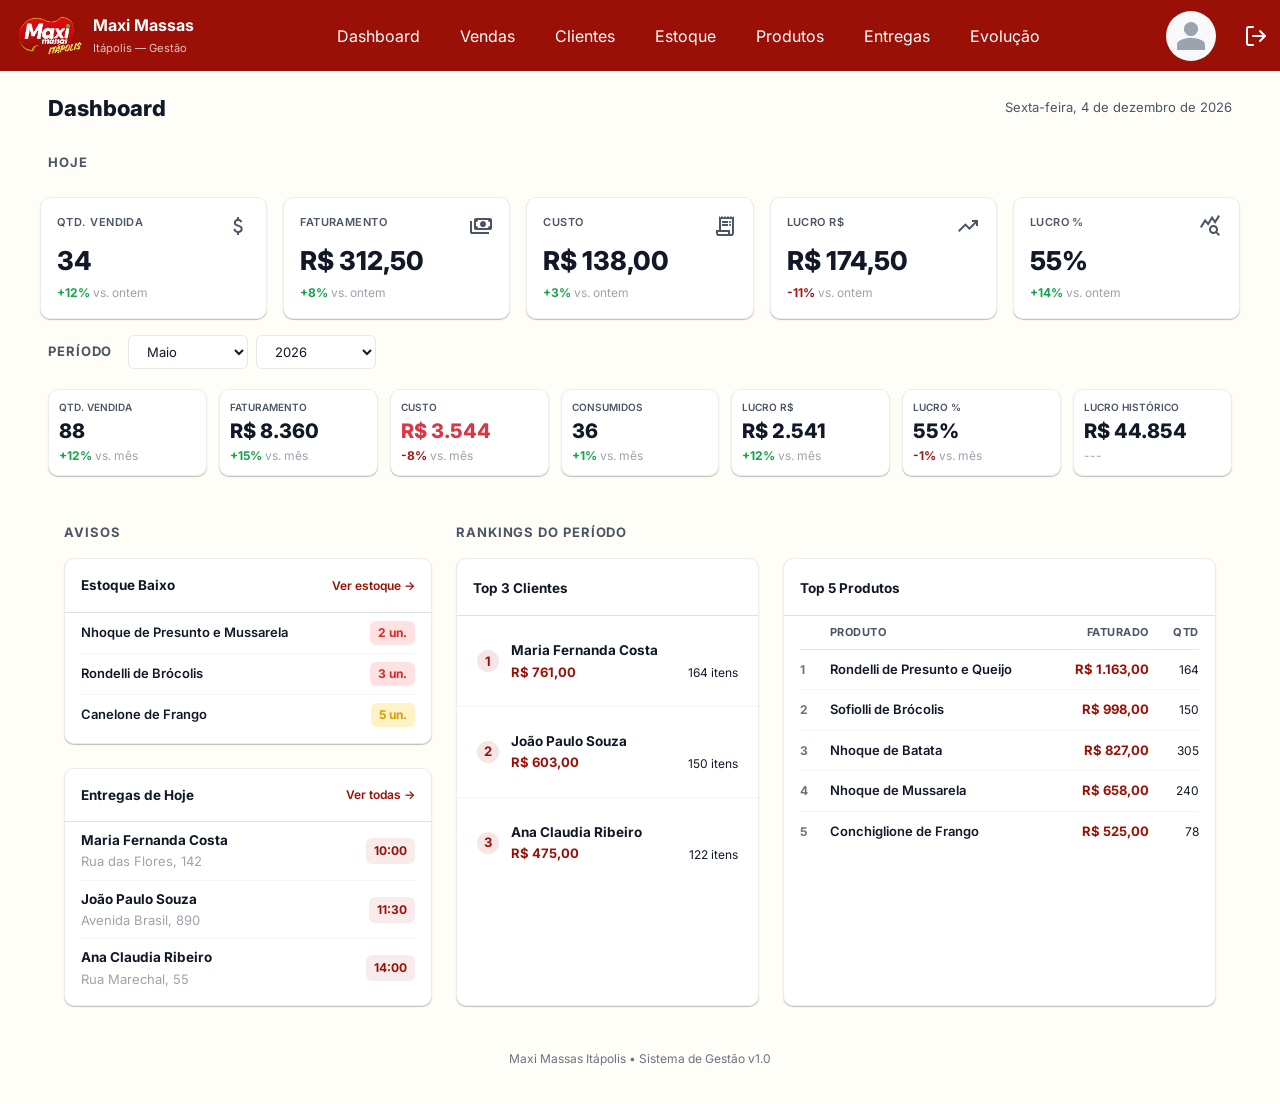
<file: frontend/pages/dashboard.html>
<!DOCTYPE html>
<html lang="pt-br">
<head>
    <meta charset="UTF-8">
    <meta name="viewport" content="width=device-width, initial-scale=1.0">
    <title>Dashboard</title>

    <!-- VINCULANDO AO BOOTSTRAP -->
    <link href="https://cdn.jsdelivr.net/npm/bootstrap@5.3.0/dist/css/bootstrap.min.css" rel="stylesheet">

    <!-- VINCULANDO AO .CSS -->
    <link rel="stylesheet" href="../css/reset.css">
    <link rel="stylesheet" href="../css/componentes.css">

    <!-- IMPORTANDO FONTE -->
    <link rel="preconnect" href="https://fonts.googleapis.com">
    <link rel="preconnect" href="https://fonts.gstatic.com" crossorigin>
    <link href="https://fonts.googleapis.com/css2?family=Gravitas+One&family=Inter:ital,opsz,wght@0,14..32,100..900;1,14..32,100..900&family=Playwrite+IE:wght@100..400&display=swap" rel="stylesheet">

    <!-- Favicon -->
    <link rel="icon" type="image/png" href="../assets/images/login-logo-formulario.png">
</head>

<body>

    <!-- CARREGANDO O MENU VIA JAVASCRIPT -->
    <div id="header-placeholder"></div>

    <main class="conteudo-pagina">

        <!-- HEADER PADRÃO -->
        <header class="d-flex justify-content-between align-items-center mb-4">
            <h2 class="titulo-pagina mb-0">Dashboard</h2>
            <!-- Data atualizada Tablet/Desktop: Aparece apenas para telas maiores -->
            <span id="data-atual" class="data-pagina"></span>
        </header>

        <!-- g-3 é o espaçamento entre os cards -->
        <div class="row g-3"> 
 
            <p class="subtitulo-hoje">Hoje</p>

            <!-- 1º CONJUNTO DE CARDS -->
            <div class="container-fluid p-0">
                <div class="row g-3">
                    
                    <!-- 1º QTD VENDIDA -->
                    <div class="col-6 col-lg">
                        <div class="card-maxi d-flex flex-column">
                            <div class="d-flex justify-content-between align-items-start">
                                <span class="card-title text-uppercase">Qtd. Vendida</span>
                                <img src="../assets/icons/icone-dollar.svg" class="card-icon" alt="">
                            </div>
                            <h3 class="card-value" id="val-qtd-venda">34</h3>
                            <div class="comparison-text fw-bold">
                                <span class="comp-valor">+12%</span> <span class="fw-normal">vs. ontem</span>
                            </div>
                        </div>
                    </div>

                    <!-- 2º FATURAMENTO -->
                    <div class="col-6 col-lg">
                        <div class="card-maxi d-flex flex-column">
                            <div class="d-flex justify-content-between align-items-start">
                                <span class="card-title text-uppercase">Faturamento</span>
                                <img src="../assets/icons/icone-pagamento.svg" class="card-icon" alt="">
                            </div>
                            <h3 class="card-value" id="val-faturamento">R$ 312,50</h3>
                            <div class="comparison-text fw-bold">
                                <span class="comp-valor">+8%</span> <span class="fw-normal">vs. ontem</span>
                            </div>
                        </div>
                    </div>

                    <!-- 3º CUSTO (Escondido no Mobile) -->
                    <div class="col-6 col-lg d-none d-lg-block">
                        <div class="card-maxi d-flex flex-column">
                            <div class="d-flex justify-content-between align-items-start">
                                <span class="card-title text-uppercase">Custo</span>
                                <img src="../assets/icons/icone-recibo.svg" class="card-icon" alt="">
                            </div>
                            <h3 class="card-value" id="val-custo">R$ 138,00</h3>
                            <div class="comparison-text fw-bold">
                                <span class="comp-valor">+3%</span> <span class="fw-normal">vs. ontem</span>
                            </div>
                        </div>
                    </div>

                    <!-- 4º LUCRO R$ -->
                    <div class="col-6 col-lg">
                        <div class="card-maxi d-flex flex-column">
                            <div class="d-flex justify-content-between align-items-start">
                                <span class="card-title text-uppercase">Lucro R$</span>
                                <img src="../assets/icons/icone-tendencia.svg" class="card-icon" alt="">
                            </div>
                            <h3 class="card-value" id="val-lucro-rs">R$ 174,50</h3>
                            <div class="comparison-text fw-bold">
                                <span class="comp-valor">-11%</span> <span class="fw-normal">vs. ontem</span>
                            </div>
                        </div>
                    </div>

                    <!-- 5º LUCRO % -->
                    <div class="col-6 col-lg">
                        <div class="card-maxi d-flex flex-column">
                            <div class="d-flex justify-content-between align-items-start">
                                <span class="card-title text-uppercase">Lucro %</span>
                                <img src="../assets/icons/icone-analise.svg" class="card-icon" alt="">
                            </div>
                            <h3 class="card-value" id="val-lucro-pct">55%</h3>
                            <div class="comparison-text fw-bold">
                                <span class="comp-valor">+14%</span> <span class="fw-normal">vs. ontem</span>
                            </div>
                        </div>
                    </div>

                </div>
            </div>

            <!-- Subtítulo exclusivo para Mobile -->
            <p class="subtitulo-secao d-md-none mb-0">Histórico do Período</p>

            <div class="d-flex align-items-center gap-3 mb-3">
                <p class="subtitulo-secao my-0">Período</p>
                
                <!-- FILTROS -->
                <div class="d-flex gap-2">
                    <select id="filtro-mes" class="seletor-periodo">
                        <option value="1">Janeiro</option>
                        <option value="2">Fevereiro</option>
                        <option value="3">Março</option>
                        <option value="4">Abril</option>
                        <option value="5" selected>Maio</option>
                        <option value="6">Junho</option>
                        <option value="7">Julho</option>
                        <option value="8">Agosto</option>
                        <option value="9">Setembro</option>
                        <option value="10">Outubro</option>
                        <option value="11">Novembro</option>
                        <option value="12">Dezembro</option>
                    </select>

                    <select id="filtro-ano" class="seletor-periodo">
                        <option value="2024">2024</option>
                        <option value="2025">2025</option>
                        <option value="2026" selected>2026</option>
                    </select>
                </div>
            </div>

            <!-- Subtítulo de Ajuda (Apenas Mobile) -->
            <p class="hint-deslize d-lg-none">← deslize para ver mais →</p>

            <!-- 2º CONJUNTO DE CARDS -->
            <div class="scroll-horizontal mt-1">
                <!-- 1º QTD VENDIDA -->
                <div class="card-historico">
                    <span class="title">Qtd. Vendida</span>
                    <h4 class="value">88</h4>
                    <div class="comp fw-bold"><span class="comp-valor">+12%</span> <span class="fw-normal">vs. mês</span></div>
                </div>

                <!-- 2º FATURAMENTO -->
                <div class="card-historico">
                    <span class="title">Faturamento</span>
                    <h4 class="value text-nowrap">R$ 8.360</h4>
                    <div class="comp fw-bold"><span class="comp-valor">+15%</span> <span class="fw-normal">vs. mês</span></div>
                </div>

                <!-- 3º CUSTO -->
                <div class="card-historico">
                    <span class="title">Custo</span>
                    <h4 class="value text-nowrap text-danger">R$ 3.544</h4>
                    <div class="comp fw-bold"><span class="comp-valor">-8%</span> <span class="fw-normal">vs. mês</span></div>
                </div>

                <!-- 4º CONSUMIDOS -->
                <div class="card-historico">
                    <span class="title">Consumidos</span>
                    <h4 class="value">36</h4>
                    <div class="comp fw-bold"><span class="comp-valor">+1%</span> <span class="fw-normal">vs. mês</span></div>
                </div>

                <!-- 5º LUCRO R$ -->
                <div class="card-historico">
                    <span class="title">Lucro R$</span>
                    <h4 class="value text-nowrap">R$ 2.541</h4>
                    <div class="comp fw-bold"><span class="comp-valor">+12%</span> <span class="fw-normal">vs. mês</span></div>
                </div>

                <!-- 6º LUCRO % -->
                <div class="card-historico">
                    <span class="title">Lucro %</span>
                    <h4 class="value">55%</h4>
                    <div class="comp fw-bold"><span class="comp-valor">-1%</span> <span class="fw-normal">vs. mês</span></div>
                </div>

                <!-- 7º LUCRO HISTÓRICO -->
                <div class="card-historico">
                    <span class="title">Lucro Histórico</span>
                    <h4 class="value text-nowrap">R$ 44.854</h4>
                    <div class="comp">---</div>
                </div>
            </div>

            <div class="row g-4 mt-2 mb-4 mx-0 w-100">
                
                <!-- ESQUERDA: Avisos -->
                <div class="col-12 col-lg-4 d-flex flex-column">
                    <p class="subtitulo-secao mt-0 mb-3">Avisos</p>
                    
                    <div class="d-flex flex-column gap-4 flex-grow-1">
                        
                        <!-- CARD 1: Estoque Baixo -->
                        <!-- Adicionado p-0 e overflow-hidden -->
                        <div class="card-maxi d-flex flex-column h-auto p-0 overflow-hidden">
                            <!-- Cabeçalho com linha de ponta a ponta -->
                            <div class="p-3 border-bottom d-flex justify-content-between align-items-center">
                                <span class="titulo-card-interno">Estoque Baixo</span>
                                <a href="../pages/estoque.html" class="link-card">Ver estoque &rarr;</a>
                            </div>
                            <!-- Corpo com padding -->
                            <div class="flex-grow-1 d-flex flex-column justify-content-center px-3 pb-3">
                                <div class="item-lista">
                                    <span class="estoque-nome">Nhoque de Presunto e Mussarela</span>
                                    <span class="badge-estoque" data-qtd="2">2 un.</span>
                                </div>
                                <div class="item-lista">
                                    <span class="estoque-nome">Rondelli de Brócolis</span>
                                    <span class="badge-estoque" data-qtd="3">3 un.</span>
                                </div>
                                <div class="item-lista">
                                    <span class="estoque-nome">Canelone de Frango</span>
                                    <span class="badge-estoque" data-qtd="5">5 un.</span>
                                </div>
                            </div>
                        </div>

                        <!-- CARD 2: Entregas de Hoje -->
                        <!-- Adicionado p-0 e overflow-hidden -->
                        <div class="card-maxi d-flex flex-column h-auto p-0 overflow-hidden">
                            <!-- Cabeçalho com linha de ponta a ponta -->
                            <div class="p-3 border-bottom d-flex justify-content-between align-items-center">
                                <span class="titulo-card-interno">Entregas de Hoje</span>
                                <a href="../pages/entregas.html" class="link-card">Ver todas &rarr;</a>
                            </div>
                            <!-- Corpo com padding -->
                            <div class="flex-grow-1 d-flex flex-column justify-content-center px-3 pb-3">
                                <div class="item-lista">
                                    <div>
                                        <span class="entrega-nome">Maria Fernanda Costa</span>
                                        <p class="entrega-end mb-0">Rua das Flores, 142</p>
                                    </div>
                                    <span class="badge-hora">10:00</span>
                                </div>
                                <div class="item-lista">
                                    <div>
                                        <span class="entrega-nome">João Paulo Souza</span>
                                        <p class="entrega-end mb-0">Avenida Brasil, 890</p>
                                    </div>
                                    <span class="badge-hora">11:30</span>
                                </div>
                                <div class="item-lista">
                                    <div>
                                        <span class="entrega-nome">Ana Claudia Ribeiro</span>
                                        <p class="entrega-end mb-0">Rua Marechal, 55</p>
                                    </div>
                                    <span class="badge-hora">14:00</span>
                                </div>
                            </div>
                        </div>

                    </div>
                </div>

                <!-- DIREITA: Rankings -->
                <div class="col-12 col-lg-8 d-flex flex-column">
                    <p class="subtitulo-secao mt-0 mb-3">Rankings do Período</p>
                    
                    <div class="row g-4 flex-grow-1">
                        
                        <!-- CARD 3: Top 3 Clientes -->
                        <div class="col-12 col-lg-5">
                            <div class="card-maxi h-100 p-0 overflow-hidden">
                                <div class="p-3 border-bottom">
                                    <span class="titulo-card-interno">Top 3 Clientes</span>
                                </div>
                                <div>
                                    <div class="cliente-item">
                                        <div class="cliente-pos">1</div>
                                        <span class="cliente-nome">Maria Fernanda Costa</span>
                                        <span class="cliente-val">R$ 761,00</span>
                                        <span class="cliente-qtd">164 itens</span>
                                    </div>
                                    <div class="cliente-item">
                                        <div class="cliente-pos">2</div>
                                        <span class="cliente-nome">João Paulo Souza</span>
                                        <span class="cliente-val">R$ 603,00</span>
                                        <span class="cliente-qtd">150 itens</span>
                                    </div>
                                    <div class="cliente-item">
                                        <div class="cliente-pos">3</div>
                                        <span class="cliente-nome">Ana Claudia Ribeiro</span>
                                        <span class="cliente-val">R$ 475,00</span>
                                        <span class="cliente-qtd">122 itens</span>
                                    </div>
                                </div>
                            </div>
                        </div>

                        <!-- CARD 4: Top 5 Produtos -->
                        <!-- Adicionado p-0 e overflow-hidden -->
                        <div class="col-12 col-lg-7">
                            <div class="card-maxi h-100 p-0 overflow-hidden">
                                <!-- Cabeçalho com linha de ponta a ponta -->
                                <div class="p-3 border-bottom">
                                    <span class="titulo-card-interno">Top 5 Produtos</span>
                                </div>
                                
                                <!-- Corpo com padding -->
                                <div class="px-3 pb-3 pt-2">
                                    <div class="grid-produto-head text-uppercase">
                                        <span></span>
                                        <span>Produto</span>
                                        <span class="text-end">Faturado</span>
                                        <span class="text-end">Qtd</span>
                                    </div>
                                    
                                    <div class="grid-produto-row">
                                        <span class="prod-pos">1</span>
                                        <span class="prod-nome">Rondelli de Presunto e Queijo</span>
                                        <span class="prod-fat">R$ 1.163,00</span>
                                        <span class="prod-qtd">164</span>
                                    </div>
                                    <div class="grid-produto-row">
                                        <span class="prod-pos">2</span>
                                        <span class="prod-nome">Sofiolli de Brócolis</span>
                                        <span class="prod-fat">R$ 998,00</span>
                                        <span class="prod-qtd">150</span>
                                    </div>
                                    <div class="grid-produto-row">
                                        <span class="prod-pos">3</span>
                                        <span class="prod-nome">Nhoque de Batata</span>
                                        <span class="prod-fat">R$ 827,00</span>
                                        <span class="prod-qtd">305</span>
                                    </div>
                                    <div class="grid-produto-row">
                                        <span class="prod-pos">4</span>
                                        <span class="prod-nome">Nhoque de Mussarela</span>
                                        <span class="prod-fat">R$ 658,00</span>
                                        <span class="prod-qtd">240</span>
                                    </div>
                                    <div class="grid-produto-row">
                                        <span class="prod-pos">5</span>
                                        <span class="prod-nome">Conchiglione de Frango</span>
                                        <span class="prod-fat">R$ 525,00</span>
                                        <span class="prod-qtd">78</span>
                                    </div>
                                </div>
                            </div>
                        </div>

                    </div>
                </div>
            </div>


        </div>

    </main>

    <!-- RODAPÉ -->
    <footer class="rodape mt-auto">
        <p>Maxi Massas Itápolis • Sistema de Gestão v1.0</p>
    </footer>

    <script src="../js/header.js"></script>
    <script src="../js/data-atual.js"></script>
    <script src="../js/main.js"></script>
    <script src="https://cdn.jsdelivr.net/npm/bootstrap@5.3.0/dist/js/bootstrap.bundle.min.js"></script>

</body>
</file>
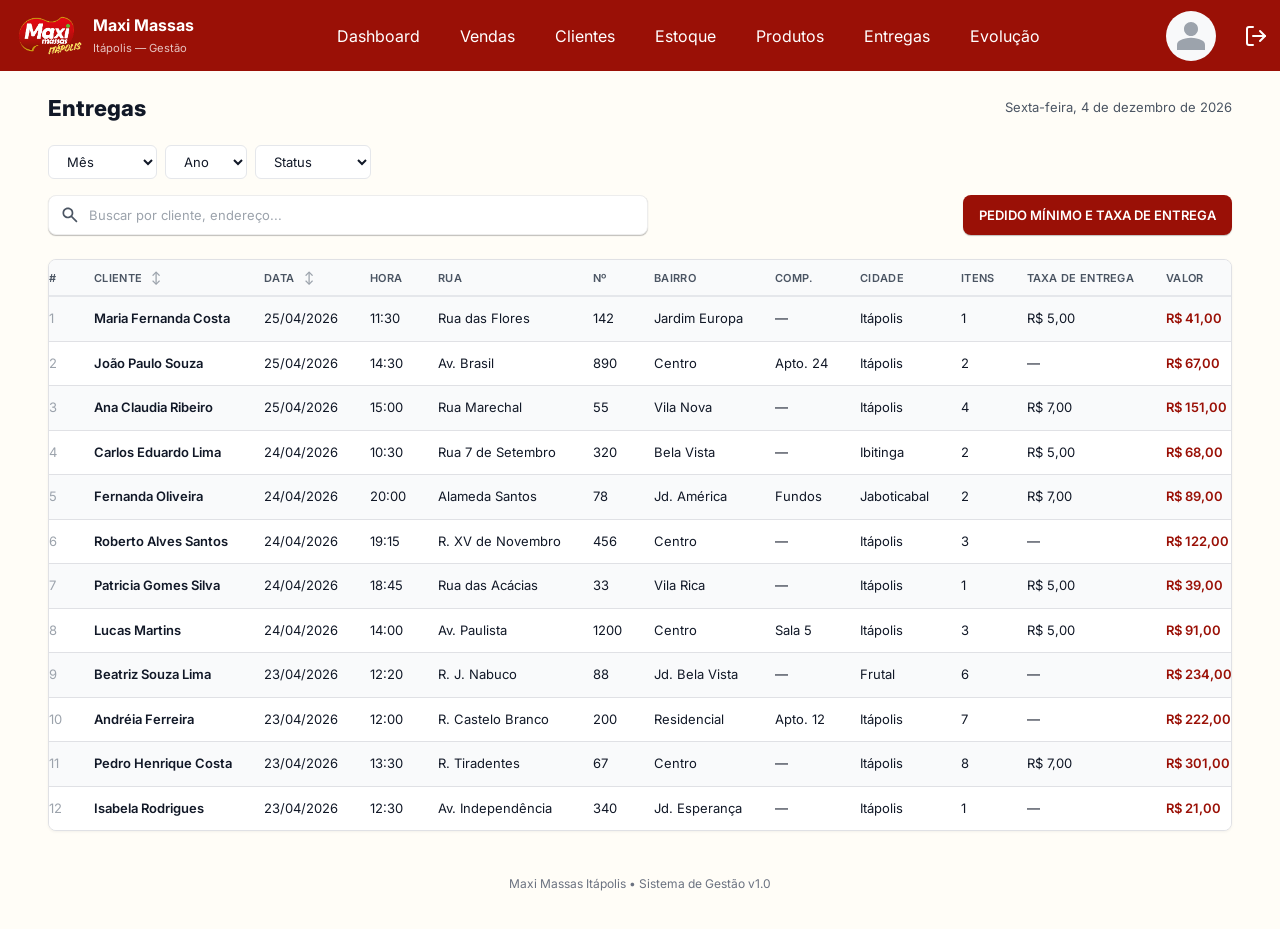
<file: frontend/pages/entregas.html>
<!DOCTYPE html>
<html lang="pt-br">
<head>
    <meta charset="UTF-8">
    <meta name="viewport" content="width=device-width, initial-scale=1.0">
    <title>Entregas</title>
    
    <!-- VINCULANDO AO BOOTSTRAP -->
    <link href="https://cdn.jsdelivr.net/npm/bootstrap@5.3.0/dist/css/bootstrap.min.css" rel="stylesheet">

    <!-- VINCULANDO AO .CSS -->
    <link rel="stylesheet" href="../css/reset.css">
    <link rel="stylesheet" href="../css/componentes.css">

    <!-- IMPORTANDO FONTE -->
    <link rel="preconnect" href="https://fonts.googleapis.com">
    <link rel="preconnect" href="https://fonts.gstatic.com" crossorigin>
    <link href="https://fonts.googleapis.com/css2?family=Gravitas+One&family=Inter:ital,opsz,wght@0,14..32,100..900;1,14..32,100..900&family=Playwrite+IE:wght@100..400&display=swap" rel="stylesheet">

    <!-- Favicon -->
    <link rel="icon" type="image/png" href="../assets/images/login-logo-formulario.png">
</head>

<body>

    <!-- CARREGANDO O MENU VIA JAVASCRIPT -->
    <div id="header-placeholder"></div>

    <main class="conteudo-pagina flex-grow-1">
        <!-- HEADER PADRÃO -->
        <header class="d-flex justify-content-between align-items-center mb-4">
            <h2 class="titulo-pagina mb-0">Entregas</h2>
            <!-- Data atualizada Tablet/Desktop: Aparece apenas para telas maiores -->
            <span id="data-atual" class="data-pagina d-none d-md-block"></span>
        </header>

        <!-- FILTROS SUPERIORES (Estilo reaproveitado do Estoque) -->
        <div class="container-filtros-entregas d-flex flex-wrap gap-2 mb-3">
            <select class="filtro-select" id="filtroMesEntregas">
                <option value="">Mês</option>
                <option value="01">Janeiro</option>
                <option value="02">Fevereiro</option>
                <option value="03">Março</option>
                <option value="04">Abril</option>
            </select>

            <select class="filtro-select" id="filtroAnoEntregas">
                <option value="">Ano</option>
                <option value="2025">2025</option>
                <option value="2026">2026</option>
            </select>

            <select class="filtro-select" id="filtroStatusEntregas">
                <option value="">Status</option>
                <option value="Concluído">Concluído</option>
                <option value="Pendente">Pendente</option>
                <option value="Cancelado">Cancelado</option>
            </select>
        </div>

        <!-- TOOLBAR: Busca e Botão Taxa -->
        <div class="toolbar-produtos">
            <div class="search-wrapper">
                <img src="../assets/icons/icone-pesquisar.svg" class="search-icon" alt="Lupa">
                <input type="text" class="search-input" id="buscaEntrega" placeholder="Buscar por cliente, endereço...">
            </div>
            
            <button class="btn-novo btn-taxa" data-bs-toggle="modal" data-bs-target="#modalTaxa">
                PEDIDO MÍNIMO E TAXA DE ENTREGA
            </button>
        </div>

        <!-- ========================================== -->
        <!-- VERSÃO DESKTOP (TABELA) -->
        <!-- ========================================== -->
        <div class="table-responsive d-none d-lg-block mb-4 tabela-container">
            <!-- Reaproveitando classes da tabela de clientes para scroll -->
            <table class="tabela-produtos tabela-clientes w-100 tabela-custom">
                <thead>
                    <tr>
                        <th>#</th>
                        <th class="coluna-ordenavel">Cliente <span>↕</span></th>
                        <th class="coluna-ordenavel">Data <span>↕</span></th>
                        <th>Hora</th>
                        <th>Rua</th>
                        <th>Nº</th>
                        <th>Bairro</th>
                        <th>Comp.</th>
                        <th>Cidade</th>
                        <th>Itens</th>
                        <th>Taxa de Entrega</th>
                        <th>Valor</th>
                        <th class="coluna-ordenavel">Status <span>↕</span></th>
                    </tr>
                </thead>
                <tbody>
                    <tr>
                        <td class="col-num">1</td>
                        <td class="col-prod">Maria Fernanda Costa</td>
                        <td>25/04/2026</td>
                        <td>11:30</td>
                        <td>Rua das Flores</td>
                        <td>142</td>
                        <td>Jardim Europa</td>
                        <td>—</td>
                        <td>Itápolis</td>
                        <td>1</td>
                        <td>R$ 5,00</td>
                        <td class="col-preco">R$ 41,00</td>
                        <td class="status-entrega-text">Concluído</td>
                    </tr>
                    <tr>
                        <td class="col-num">2</td>
                        <td class="col-prod">João Paulo Souza</td>
                        <td>25/04/2026</td>
                        <td>14:30</td>
                        <td>Av. Brasil</td>
                        <td>890</td>
                        <td>Centro</td>
                        <td>Apto. 24</td>
                        <td>Itápolis</td>
                        <td>2</td>
                        <td>—</td>
                        <td class="col-preco">R$ 67,00</td>
                        <td class="status-entrega-text">Concluído</td>
                    </tr>
                    <tr>
                        <td class="col-num">3</td>
                        <td class="col-prod">Ana Claudia Ribeiro</td>
                        <td>25/04/2026</td>
                        <td>15:00</td>
                        <td>Rua Marechal</td>
                        <td>55</td>
                        <td>Vila Nova</td>
                        <td>—</td>
                        <td>Itápolis</td>
                        <td>4</td>
                        <td>R$ 7,00</td>
                        <td class="col-preco">R$ 151,00</td>
                        <td class="status-entrega-text">Pendente</td>
                    </tr>
                    <tr>
                        <td class="col-num">4</td>
                        <td class="col-prod">Carlos Eduardo Lima</td>
                        <td>24/04/2026</td>
                        <td>10:30</td>
                        <td>Rua 7 de Setembro</td>
                        <td>320</td>
                        <td>Bela Vista</td>
                        <td>—</td>
                        <td>Ibitinga</td>
                        <td>2</td>
                        <td>R$ 5,00</td>
                        <td class="col-preco">R$ 68,00</td>
                        <td class="status-entrega-text">Concluído</td>
                    </tr>
                    <tr>
                        <td class="col-num">5</td>
                        <td class="col-prod">Fernanda Oliveira</td>
                        <td>24/04/2026</td>
                        <td>20:00</td>
                        <td>Alameda Santos</td>
                        <td>78</td>
                        <td>Jd. América</td>
                        <td>Fundos</td>
                        <td>Jaboticabal</td>
                        <td>2</td>
                        <td>R$ 7,00</td>
                        <td class="col-preco">R$ 89,00</td>
                        <td class="status-entrega-text">Pendente</td>
                    </tr>
                    <tr>
                        <td class="col-num">6</td>
                        <td class="col-prod">Roberto Alves Santos</td>
                        <td>24/04/2026</td>
                        <td>19:15</td>
                        <td>R. XV de Novembro</td>
                        <td>456</td>
                        <td>Centro</td>
                        <td>—</td>
                        <td>Itápolis</td>
                        <td>3</td>
                        <td>—</td>
                        <td class="col-preco">R$ 122,00</td>
                        <td class="status-entrega-text">Pendente</td>
                    </tr>
                    <tr>
                        <td class="col-num">7</td>
                        <td class="col-prod">Patricia Gomes Silva</td>
                        <td>24/04/2026</td>
                        <td>18:45</td>
                        <td>Rua das Acácias</td>
                        <td>33</td>
                        <td>Vila Rica</td>
                        <td>—</td>
                        <td>Itápolis</td>
                        <td>1</td>
                        <td>R$ 5,00</td>
                        <td class="col-preco">R$ 39,00</td>
                        <td class="status-entrega-text">Concluído</td>
                    </tr>
                    <tr>
                        <td class="col-num">8</td>
                        <td class="col-prod">Lucas Martins</td>
                        <td>24/04/2026</td>
                        <td>14:00</td>
                        <td>Av. Paulista</td>
                        <td>1200</td>
                        <td>Centro</td>
                        <td>Sala 5</td>
                        <td>Itápolis</td>
                        <td>3</td>
                        <td>R$ 5,00</td>
                        <td class="col-preco">R$ 91,00</td>
                        <td class="status-entrega-text">Pendente</td>
                    </tr>
                    <tr>
                        <td class="col-num">9</td>
                        <td class="col-prod">Beatriz Souza Lima</td>
                        <td>23/04/2026</td>
                        <td>12:20</td>
                        <td>R. J. Nabuco</td>
                        <td>88</td>
                        <td>Jd. Bela Vista</td>
                        <td>—</td>
                        <td>Frutal</td>
                        <td>6</td>
                        <td>—</td>
                        <td class="col-preco">R$ 234,00</td>
                        <td class="status-entrega-text">Concluído</td>
                    </tr>
                    <tr>
                        <td class="col-num">10</td>
                        <td class="col-prod">Andréia Ferreira</td>
                        <td>23/04/2026</td>
                        <td>12:00</td>
                        <td>R. Castelo Branco</td>
                        <td>200</td>
                        <td>Residencial</td>
                        <td>Apto. 12</td>
                        <td>Itápolis</td>
                        <td>7</td>
                        <td>—</td>
                        <td class="col-preco">R$ 222,00</td>
                        <td class="status-entrega-text">Concluído</td>
                    </tr>
                    <tr>
                        <td class="col-num">11</td>
                        <td class="col-prod">Pedro Henrique Costa</td>
                        <td>23/04/2026</td>
                        <td>13:30</td>
                        <td>R. Tiradentes</td>
                        <td>67</td>
                        <td>Centro</td>
                        <td>—</td>
                        <td>Itápolis</td>
                        <td>8</td>
                        <td>R$ 7,00</td>
                        <td class="col-preco">R$ 301,00</td>
                        <td class="status-entrega-text">Concluído</td>
                    </tr>
                    <tr>
                        <td class="col-num">12</td>
                        <td class="col-prod">Isabela Rodrigues</td>
                        <td>23/04/2026</td>
                        <td>12:30</td>
                        <td>Av. Independência</td>
                        <td>340</td>
                        <td>Jd. Esperança</td>
                        <td>—</td>
                        <td>Itápolis</td>
                        <td>1</td>
                        <td>—</td>
                        <td class="col-preco">R$ 21,00</td>
                        <td class="status-entrega-text">Concluído</td>
                    </tr>
                </tbody>
            </table>
        </div>

        <!-- ========================================== -->
        <!-- VERSÃO MOBILE (CARDS) -->
        <!-- ========================================== -->
        <div class="d-flex flex-column gap-3 d-lg-none mb-4 container-cards-entregas">
            
            <!-- Card 1 -->
            <div class="card-entrega">
                <div class="card-entrega-left">
                    <span class="m-entrega-nome">Maria Fernanda Costa</span>
                    <span class="m-entrega-data">25/04/2026  •  11:30</span>
                    <span class="m-entrega-data">Rua das Flores, 142 — Jardim Europa</span>
                    <span class="m-entrega-val">Taxa: R$ 5,00  •  <span style="font-weight: 600;">R$ 41,00</span></span>
                </div>
                <div class="card-entrega-right">
                    <span class="m-entrega-itens">1 item</span>
                    <span class="status-entrega-text">Concluído</span>
                </div>
            </div>

            <!-- Card 2 -->
            <div class="card-entrega">
                <div class="card-entrega-left">
                    <span class="m-entrega-nome">João Paulo Souza</span>
                    <span class="m-entrega-data">25/04/2026  •  14:30</span>
                    <span class="m-entrega-data">Av. Brasil, 890 — Centro</span>
                    <span class="m-entrega-val">Taxa: —  •  <span style="font-weight: 600;">R$ 67,00</span></span>
                </div>
                <div class="card-entrega-right">
                    <span class="m-entrega-itens">2 itens</span>
                    <span class="status-entrega-text">Concluído</span>
                </div>
            </div>

            <!-- Card 3 -->
            <div class="card-entrega">
                <div class="card-entrega-left">
                    <span class="m-entrega-nome">Ana Claudia Ribeiro</span>
                    <span class="m-entrega-data">25/04/2026  •  15:00</span>
                    <span class="m-entrega-data">Rua Marechal, 55 — Vila Nova</span>
                    <span class="m-entrega-val">Taxa: R$ 7,00  •  <span style="font-weight: 600;">R$ 151,00</span></span>
                </div>
                <div class="card-entrega-right">
                    <span class="m-entrega-itens">4 itens</span>
                    <span class="status-entrega-text">Pendente</span>
                </div>
            </div>

            <!-- Card 4 -->
            <div class="card-entrega">
                <div class="card-entrega-left">
                    <span class="m-entrega-nome">Carlos Eduardo Lima</span>
                    <span class="m-entrega-data">24/04/2026  •  10:30</span>
                    <span class="m-entrega-data">Rua 7 de Setembro, 320 — Bela Vista</span>
                    <span class="m-entrega-val">Taxa: R$ 5,00  •  <span style="font-weight: 600;">R$ 68,00</span></span>
                </div>
                <div class="card-entrega-right">
                    <span class="m-entrega-itens">2 itens</span>
                    <span class="status-entrega-text">Concluído</span>
                </div>
            </div>

            <!-- Card 5 -->
            <div class="card-entrega">
                <div class="card-entrega-left">
                    <span class="m-entrega-nome">Fernanda Oliveira</span>
                    <span class="m-entrega-data">24/04/2026  •  20:00</span>
                    <span class="m-entrega-data">Alameda Santos, 78 — Jd. América</span>
                    <span class="m-entrega-val">Taxa: R$ 7,00  •  <span style="font-weight: 600;">R$ 89,00</span></span>
                </div>
                <div class="card-entrega-right">
                    <span class="m-entrega-itens">2 itens</span>
                    <span class="status-entrega-text">Pendente</span>
                </div>
            </div>

            <!-- Card 6 -->
            <div class="card-entrega">
                <div class="card-entrega-left">
                    <span class="m-entrega-nome">Roberto Alves Santos</span>
                    <span class="m-entrega-data">24/04/2026  •  19:15</span>
                    <span class="m-entrega-data">R. XV de Novembro, 456 — Centro</span>
                    <span class="m-entrega-val">Taxa: —  •  <span style="font-weight: 600;">R$ 122,00</span></span>
                </div>
                <div class="card-entrega-right">
                    <span class="m-entrega-itens">3 itens</span>
                    <span class="status-entrega-text">Pendente</span>
                </div>
            </div>

            <!-- Card 7 -->
            <div class="card-entrega">
                <div class="card-entrega-left">
                    <span class="m-entrega-nome">Patricia Gomes Silva</span>
                    <span class="m-entrega-data">24/04/2026  •  18:45</span>
                    <span class="m-entrega-data">Rua das Acácias, 33 — Vila Rica</span>
                    <span class="m-entrega-val">Taxa: R$ 5,00  •  <span style="font-weight: 600;">R$ 39,00</span></span>
                </div>
                <div class="card-entrega-right">
                    <span class="m-entrega-itens">1 item</span>
                    <span class="status-entrega-text">Concluído</span>
                </div>
            </div>

            <!-- Card 8 -->
            <div class="card-entrega">
                <div class="card-entrega-left">
                    <span class="m-entrega-nome">Lucas Martins</span>
                    <span class="m-entrega-data">24/04/2026  •  14:00</span>
                    <span class="m-entrega-data">Av. Paulista, 1200 — Centro</span>
                    <span class="m-entrega-val">Taxa: R$ 5,00  •  <span style="font-weight: 600;">R$ 91,00</span></span>
                </div>
                <div class="card-entrega-right">
                    <span class="m-entrega-itens">3 itens</span>
                    <span class="status-entrega-text">Pendente</span>
                </div>
            </div>

            <!-- Card 9 -->
            <div class="card-entrega">
                <div class="card-entrega-left">
                    <span class="m-entrega-nome">Beatriz Souza Lima</span>
                    <span class="m-entrega-data">23/04/2026  •  12:20</span>
                    <span class="m-entrega-data">R. J. Nabuco, 88 — Jd. Bela Vista</span>
                    <span class="m-entrega-val">Taxa: —  •  <span style="font-weight: 600;">R$ 234,00</span></span>
                </div>
                <div class="card-entrega-right">
                    <span class="m-entrega-itens">6 itens</span>
                    <span class="status-entrega-text">Concluído</span>
                </div>
            </div>

            <!-- Card 10 -->
            <div class="card-entrega">
                <div class="card-entrega-left">
                    <span class="m-entrega-nome">Andréia Ferreira</span>
                    <span class="m-entrega-data">23/04/2026  •  12:00</span>
                    <span class="m-entrega-data">R. Castelo Branco, 200 — Residencial</span>
                    <span class="m-entrega-val">Taxa: —  •  <span style="font-weight: 600;">R$ 222,00</span></span>
                </div>
                <div class="card-entrega-right">
                    <span class="m-entrega-itens">7 itens</span>
                    <span class="status-entrega-text">Concluído</span>
                </div>
            </div>

            <!-- Card 11 -->
            <div class="card-entrega">
                <div class="card-entrega-left">
                    <span class="m-entrega-nome">Pedro Henrique Costa</span>
                    <span class="m-entrega-data">23/04/2026  •  13:30</span>
                    <span class="m-entrega-data">R. Tiradentes, 67 — Centro</span>
                    <span class="m-entrega-val">Taxa: R$ 7,00  •  <span style="font-weight: 600;">R$ 301,00</span></span>
                </div>
                <div class="card-entrega-right">
                    <span class="m-entrega-itens">8 itens</span>
                    <span class="status-entrega-text">Concluído</span>
                </div>
            </div>

            <!-- Card 12 -->
            <div class="card-entrega">
                <div class="card-entrega-left">
                    <span class="m-entrega-nome">Isabela Rodrigues</span>
                    <span class="m-entrega-data">23/04/2026  •  12:30</span>
                    <span class="m-entrega-data">Av. Independência, 340 — Jd. Esperança</span>
                    <span class="m-entrega-val">Taxa: —  •  <span style="font-weight: 600;">R$ 21,00</span></span>
                </div>
                <div class="card-entrega-right">
                    <span class="m-entrega-itens">1 item</span>
                    <span class="status-entrega-text">Concluído</span>
                </div>
            </div>
            
        </div>
            
    </main>

    <!-- RODAPÉ -->
    <footer class="rodape mt-auto">
        <p>Maxi Massas Itápolis • Sistema de Gestão v1.0</p>
    </footer>

    <!-- ========================================== -->
    <!-- MODAL: PEDIDO MÍNIMO E TAXA DE ENTREGA     -->
    <!-- ========================================== -->
    <div class="modal fade" id="modalTaxa" tabindex="-1" aria-hidden="true">
        <!-- mx-auto e max-width: 400px para deixar ele menor e centralizado no desktop -->
        <div class="modal-dialog modal-dialog-centered mx-auto modal-dialog-bottom" style="max-width: 400px;">
            <div class="modal-content modal-custom-content">
                
                <div class="modal-header modal-header-custom d-flex justify-content-between align-items-center">
                    <h5 class="modal-title-custom mb-0">Pedido Mínimo e Taxa de Entrega</h5>
                </div>
                
                <div class="modal-body p-0 mt-3">
                    <form id="formTaxa">
                        <!-- row-gap-custom dá o espaçamento vertical -->
                        <div class="row row-gap-custom m-0">
                            
                            <!-- Pedido Mínimo -->
                            <div class="col-12 p-0">
                                <label class="form-label-custom">Pedido Mínimo</label>
                                <input type="text" class="form-control form-control-custom w-100" id="inputPedidoMinimo" placeholder="R$ 29,99">
                            </div>
                            
                            <!-- Taxa de Entrega -->
                            <div class="col-12 p-0 mt-3">
                                <label class="form-label-custom">Taxa de Entrega</label>
                                <input type="text" class="form-control form-control-custom w-100" id="inputTaxaEntrega" placeholder="R$ 4,99">
                            </div>

                        </div>
                    </form>
                </div>
                
                <div class="modal-footer modal-footer-custom mt-4 p-0">
                    <button type="button" class="btn-cancelar-custom" data-bs-dismiss="modal">Cancelar</button>
                    <!-- form="formTaxa" liga o botão de salvar ao formulário, permitindo validações -->
                    <button type="submit" form="formTaxa" class="btn-salvar-custom">Salvar</button>
                </div>
                
            </div>
        </div>
    </div>

    <script src="../js/header.js"></script>
    <script src="../js/data-atual.js"></script>
    <script src="../js/main.js"></script>
    <script src="https://cdn.jsdelivr.net/npm/bootstrap@5.3.0/dist/js/bootstrap.bundle.min.js"></script>

</body>
</html>
</file>
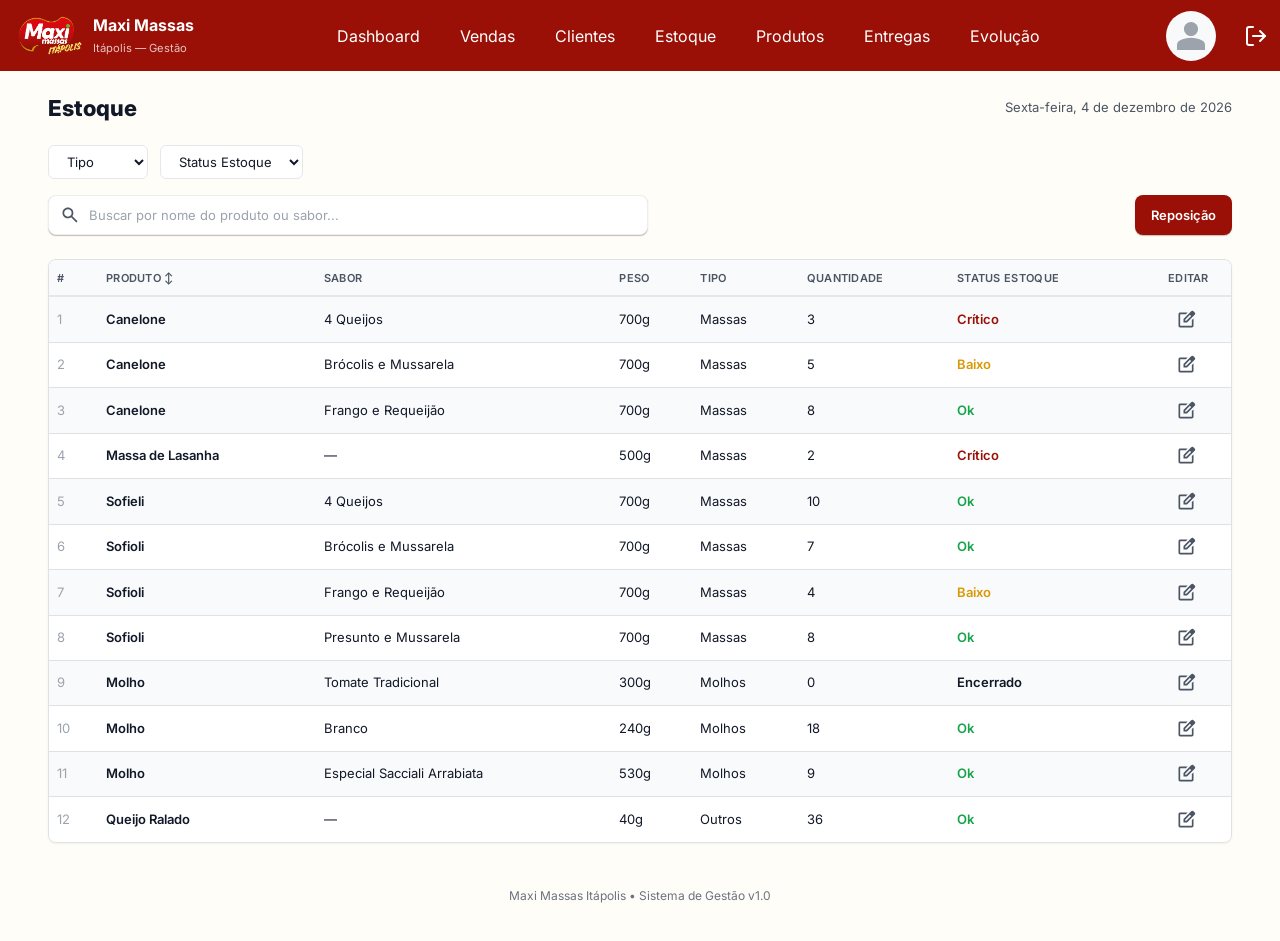
<file: frontend/pages/estoque.html>
<!DOCTYPE html>
<html lang="pt-br">
<head>
    <meta charset="UTF-8">
    <meta name="viewport" content="width=device-width, initial-scale=1.0">
    <title>Estoque</title>

    <!-- VINCULANDO AO BOOTSTRAP -->
    <link href="https://cdn.jsdelivr.net/npm/bootstrap@5.3.0/dist/css/bootstrap.min.css" rel="stylesheet">

    <!-- VINCULANDO AO .CSS -->
    <link rel="stylesheet" href="../css/reset.css">
    <link rel="stylesheet" href="../css/componentes.css">

    <!-- IMPORTANDO FONTE -->
    <link rel="preconnect" href="https://fonts.googleapis.com">
    <link rel="preconnect" href="https://fonts.gstatic.com" crossorigin>
    <link href="https://fonts.googleapis.com/css2?family=Gravitas+One&family=Inter:ital,opsz,wght@0,14..32,100..900;1,14..32,100..900&family=Playwrite+IE:wght@100..400&display=swap" rel="stylesheet">

    <!-- Favicon -->
    <link rel="icon" type="image/png" href="../assets/images/login-logo-formulario.png">
</head>
<body>

    <!-- CARREGANDO O MENU VIA JAVASCRIPT -->
    <div id="header-placeholder"></div>

    <main class="conteudo-pagina flex-grow-1">
        <!-- HEADER PADRÃO -->
        <header class="d-flex justify-content-between align-items-center mb-4">
            <h2 class="titulo-pagina mb-0">Estoque</h2>
            <!-- Data atualizada Tablet/Desktop: Aparece apenas para telas maiores -->
            <span id="data-atual" class="data-pagina"></span>
        </header>

        <!-- FILTROS SUPERIORES -->
        <div class="container-filtros-estoque">
            <select class="filtro-select" id="filtroTipoEstoque">
                <option value="">Tipo</option>
                <option value="Massas">Massas</option>
                <option value="Molhos">Molhos</option>
                <option value="Bebidas">Bebidas</option>
                <option value="Outros">Outros</option>
            </select>

            <select class="filtro-select" id="filtroStatusEstoque">
                <option value="">Status Estoque</option>
                <option value="Ok">Ok</option>
                <option value="Baixo">Baixo</option>
                <option value="Crítico">Crítico</option>
                <option value="Encerrado">Encerrado</option>
            </select>
        </div>

        <!-- TOOLBAR: Busca e Botão -->
        <div class="toolbar-produtos">
            <div class="search-wrapper">
                <img src="../assets/icons/icone-pesquisar.svg" class="search-icon" alt="Lupa">
                <input type="text" class="search-input" id="buscaEstoque" placeholder="Buscar por nome do produto ou sabor...">
            </div>
            
            <button class="btn-novo" data-bs-toggle="modal" data-bs-target="#modalReposicao">
                Reposição
            </button>
        </div>

        <!-- ========================================== -->
        <!-- VERSÃO DESKTOP (TABELA) -->
        <!-- ========================================== -->
        <div class="table-responsive d-none d-lg-block mb-4 tabela-container">
            <table class="tabela-produtos tabela-estoque tabela-custom">
                <thead>
                    <tr>
                        <th>#</th>
                        <th id="th-produto" style="cursor:pointer; user-select: none;">Produto <span>↕</span></th>
                        <th>Sabor</th>
                        <th>Peso</th>
                        <th>Tipo</th>
                        <th>Quantidade</th>
                        <th>Status Estoque</th>
                        <th class="text-center">Editar</th>
                    </tr>
                </thead>
                <tbody>
                    <tr>
                        <td class="col-num">1</td>
                        <td class="col-prod">Canelone</td>
                        <td>4 Queijos</td>
                        <td>700g</td>
                        <td class="tipo-item">Massas</td>
                        <td class="qtd-item">3</td>
                        <td class="status-estoque-text status-item"></td>
                        <td class="text-center"><button class="btn-icone" data-bs-toggle="modal" data-bs-target="#modalAjuste"><img src="../assets/icons/icone-edicao.svg" alt="Editar"></button>
                        </td>
                    <tr>
                        <td class="col-num">2</td>
                        <td class="col-prod">Canelone</td>
                        <td>Brócolis e Mussarela</td>
                        <td>700g</td>
                        <td class="tipo-item">Massas</td>
                        <td class="qtd-item">5</td>
                        <td class="status-estoque-text status-item"></td>
                        <td class="text-center"><button class="btn-icone" data-bs-toggle="modal" data-bs-target="#modalAjuste"><img src="../assets/icons/icone-edicao.svg" alt="Editar"></button></td>
                    </tr>
                    <tr>
                        <td class="col-num">3</td>
                        <td class="col-prod">Canelone</td>
                        <td>Frango e Requeijão</td>
                        <td>700g</td>
                        <td class="tipo-item">Massas</td>
                        <td class="qtd-item">8</td>
                        <td class="status-estoque-text status-item"></td>
                        <td class="text-center"><button class="btn-icone" data-bs-toggle="modal" data-bs-target="#modalAjuste"><img src="../assets/icons/icone-edicao.svg" alt="Editar"></button></td>
                    </tr>
                    <tr>
                        <td class="col-num">4</td>
                        <td class="col-prod">Massa de Lasanha</td>
                        <td>—</td>
                        <td>500g</td>
                        <td class="tipo-item">Massas</td>
                        <td class="qtd-item">2</td>
                        <td class="status-estoque-text status-item"></td>
                        <td class="text-center"><button class="btn-icone" data-bs-toggle="modal" data-bs-target="#modalAjuste"><img src="../assets/icons/icone-edicao.svg" alt="Editar"></button></td>
                    </tr>
                    <tr>
                        <td class="col-num">5</td>
                        <td class="col-prod">Sofieli</td>
                        <td>4 Queijos</td>
                        <td>700g</td>
                        <td class="tipo-item">Massas</td>
                        <td class="qtd-item">10</td>
                        <td class="status-estoque-text status-item"></td>
                        <td class="text-center"><button class="btn-icone" data-bs-toggle="modal" data-bs-target="#modalAjuste"><img src="../assets/icons/icone-edicao.svg" alt="Editar"></button></td>
                    </tr>
                    <tr>
                        <td class="col-num">6</td>
                        <td class="col-prod">Sofioli</td>
                        <td>Brócolis e Mussarela</td>
                        <td>700g</td>
                        <td class="tipo-item">Massas</td>
                        <td class="qtd-item">7</td>
                        <td class="status-estoque-text status-item"></td>
                        <td class="text-center"><button class="btn-icone" data-bs-toggle="modal" data-bs-target="#modalAjuste"><img src="../assets/icons/icone-edicao.svg" alt="Editar"></button></td>
                    </tr>
                    <tr>
                        <td class="col-num">7</td>
                        <td class="col-prod">Sofioli</td>
                        <td>Frango e Requeijão</td>
                        <td>700g</td>
                        <td class="tipo-item">Massas</td>
                        <td class="qtd-item">4</td>
                        <td class="status-estoque-text status-item"></td>
                        <td class="text-center"><button class="btn-icone" data-bs-toggle="modal" data-bs-target="#modalAjuste"><img src="../assets/icons/icone-edicao.svg" alt="Editar"></button></td>
                    </tr>
                    <tr>
                        <td class="col-num">8</td>
                        <td class="col-prod">Sofioli</td>
                        <td>Presunto e Mussarela</td>
                        <td>700g</td>
                        <td class="tipo-item">Massas</td>
                        <td class="qtd-item">8</td>
                        <td class="status-estoque-text status-item"></td>
                        <td class="text-center"><button class="btn-icone" data-bs-toggle="modal" data-bs-target="#modalAjuste"><img src="../assets/icons/icone-edicao.svg" alt="Editar"></button></td>
                    </tr>
                    <tr>
                        <td class="col-num">9</td>
                        <td class="col-prod">Molho</td>
                        <td>Tomate Tradicional</td>
                        <td>300g</td>
                        <td class="tipo-item">Molhos</td>
                        <td class="qtd-item">0</td>
                        <td class="status-estoque-text status-item"></td>
                        <td class="text-center"><button class="btn-icone" data-bs-toggle="modal" data-bs-target="#modalAjuste"><img src="../assets/icons/icone-edicao.svg" alt="Editar"></button></td>
                    </tr>
                    <tr>
                        <td class="col-num">10</td>
                        <td class="col-prod">Molho</td>
                        <td>Branco</td>
                        <td>240g</td>
                        <td class="tipo-item">Molhos</td>
                        <td class="qtd-item">18</td>
                        <td class="status-estoque-text status-item"></td>
                        <td class="text-center"><button class="btn-icone" data-bs-toggle="modal" data-bs-target="#modalAjuste"><img src="../assets/icons/icone-edicao.svg" alt="Editar"></button></td>
                    </tr>
                    <tr>
                        <td class="col-num">11</td>
                        <td class="col-prod">Molho</td>
                        <td>Especial Sacciali Arrabiata</td>
                        <td>530g</td>
                        <td class="tipo-item">Molhos</td>
                        <td class="qtd-item">9</td>
                        <td class="status-estoque-text status-item"></td>
                        <td class="text-center"><button class="btn-icone" data-bs-toggle="modal" data-bs-target="#modalAjuste"><img src="../assets/icons/icone-edicao.svg" alt="Editar"></button></td>
                    </tr>
                    <tr>
                        <td class="col-num">12</td>
                        <td class="col-prod">Queijo Ralado</td>
                        <td>—</td>
                        <td>40g</td>
                        <td class="tipo-item">Outros</td>
                        <td class="qtd-item">36</td>
                        <td class="status-estoque-text status-item"></td>
                        <td class="text-center"><button class="btn-icone" data-bs-toggle="modal" data-bs-target="#modalAjuste"><img src="../assets/icons/icone-edicao.svg" alt="Editar"></button></td>
                    </tr>
                </tbody>
            </table>
        </div>

        <!-- ========================================== -->
        <!-- VERSÃO MOBILE (CARDS) -->
        <!-- ========================================== -->
        <div class="d-flex flex-column gap-3 d-lg-none mb-4 container-cards-estoque">
            
            <!-- 1º Card -->
            <div class="card-produto card-estoque">
                <div class="card-prod-left">
                    <span class="m-prod">Canelone</span>
                    <span class="m-sabor">4 Queijos</span>
                    <span class="m-peso-tipo">700g • <span class="tipo-item">Massas</span></span>
                </div>
                <div class="card-prod-right">
                    <button class="btn-icone mb-1" data-bs-toggle="modal" data-bs-target="#modalAjuste"><img src="../assets/icons/icone-edicao.svg" alt="Editar"></button>
                    <span class="m-qtd">3 un.</span>
                    <span class="status-estoque-text status-item"></span>
                </div>
            </div>

            <!-- 2º Card -->
            <div class="card-produto card-estoque">
                <div class="card-prod-left">
                    <span class="m-prod">Canelone</span>
                    <span class="m-sabor">Brócolis e Mussarela</span>
                    <span class="m-peso-tipo">700g • <span class="tipo-item">Massas</span></span>
                </div>
                <div class="card-prod-right">
                    <button class="btn-icone mb-1" data-bs-toggle="modal" data-bs-target="#modalAjuste"><img src="../assets/icons/icone-edicao.svg" alt="Editar"></button>
                    <span class="m-qtd">5 un.</span>
                    <span class="status-estoque-text status-item"></span>
                </div>
            </div>

            <!-- 3º Card -->
            <div class="card-produto card-estoque">
                <div class="card-prod-left">
                    <span class="m-prod">Canelone</span>
                    <span class="m-sabor">Frango e Requeijão</span>
                    <span class="m-peso-tipo">700g • <span class="tipo-item">Massas</span></span>
                </div>
                <div class="card-prod-right">
                    <button class="btn-icone mb-1" data-bs-toggle="modal" data-bs-target="#modalAjuste"><img src="../assets/icons/icone-edicao.svg" alt="Editar"></button>
                    <span class="m-qtd">8 un.</span>
                    <span class="status-estoque-text status-item"></span>
                </div>
            </div>

            <!-- 4º Card -->
            <div class="card-produto card-estoque">
                <div class="card-prod-left">
                    <span class="m-prod">Massa de Lasanha</span>
                    <span class="m-sabor">—</span>
                    <span class="m-peso-tipo">500g • <span class="tipo-item">Massas</span></span>
                </div>
                <div class="card-prod-right">
                    <button class="btn-icone mb-1" data-bs-toggle="modal" data-bs-target="#modalAjuste"><img src="../assets/icons/icone-edicao.svg" alt="Editar"></button>
                    <span class="m-qtd">2 un.</span>
                    <span class="status-estoque-text status-item"></span>
                </div>
            </div>

            <!-- 5º Card -->
            <div class="card-produto card-estoque">
                <div class="card-prod-left">
                    <span class="m-prod">Sofieli</span>
                    <span class="m-sabor">4 Queijos</span>
                    <span class="m-peso-tipo">700g • <span class="tipo-item">Massas</span></span>
                </div>
                <div class="card-prod-right">
                    <button class="btn-icone mb-1" data-bs-toggle="modal" data-bs-target="#modalAjuste"><img src="../assets/icons/icone-edicao.svg" alt="Editar"></button>
                    <span class="m-qtd">10 un.</span>
                    <span class="status-estoque-text status-item"></span>
                </div>
            </div>

            <!-- 6º Card -->
            <div class="card-produto card-estoque">
                <div class="card-prod-left">
                    <span class="m-prod">Sofioli</span>
                    <span class="m-sabor">Brócolis e Mussarela</span>
                    <span class="m-peso-tipo">700g • <span class="tipo-item">Massas</span></span>
                </div>
                <div class="card-prod-right">
                    <button class="btn-icone mb-1" data-bs-toggle="modal" data-bs-target="#modalAjuste"><img src="../assets/icons/icone-edicao.svg" alt="Editar"></button>
                    <span class="m-qtd">7 un.</span>
                    <span class="status-estoque-text status-item"></span>
                </div>
            </div>

            <!-- 7º Card -->
            <div class="card-produto card-estoque">
                <div class="card-prod-left">
                    <span class="m-prod">Sofioli</span>
                    <span class="m-sabor">Frango e Requeijão</span>
                    <span class="m-peso-tipo">700g • <span class="tipo-item">Massas</span></span>
                </div>
                <div class="card-prod-right">
                    <button class="btn-icone mb-1" data-bs-toggle="modal" data-bs-target="#modalAjuste"><img src="../assets/icons/icone-edicao.svg" alt="Editar"></button>
                    <span class="m-qtd">4 un.</span>
                    <span class="status-estoque-text status-item"></span>
                </div>
            </div>

            <!-- 8º Card -->
            <div class="card-produto card-estoque">
                <div class="card-prod-left">
                    <span class="m-prod">Sofioli</span>
                    <span class="m-sabor">Presunto e Mussarela</span>
                    <span class="m-peso-tipo">700g • <span class="tipo-item">Massas</span></span>
                </div>
                <div class="card-prod-right">
                    <button class="btn-icone mb-1" data-bs-toggle="modal" data-bs-target="#modalAjuste"><img src="../assets/icons/icone-edicao.svg" alt="Editar"></button>
                    <span class="m-qtd">8 un.</span>
                    <span class="status-estoque-text status-item"></span>
                </div>
            </div>

            <!-- 9º Card -->
            <div class="card-produto card-estoque">
                <div class="card-prod-left">
                    <span class="m-prod">Molho</span>
                    <span class="m-sabor">Tomate Tradicional</span>
                    <span class="m-peso-tipo">300g • <span class="tipo-item">Molhos</span></span>
                </div>
                <div class="card-prod-right">
                    <button class="btn-icone mb-1" data-bs-toggle="modal" data-bs-target="#modalAjuste"><img src="../assets/icons/icone-edicao.svg" alt="Editar"></button>
                    <span class="m-qtd">0 un.</span>
                    <span class="status-estoque-text status-item"></span>
                </div>
            </div>

            <!-- 10º Card -->
            <div class="card-produto card-estoque">
                <div class="card-prod-left">
                    <span class="m-prod">Molho</span>
                    <span class="m-sabor">Branco</span>
                    <span class="m-peso-tipo">240g • <span class="tipo-item">Molhos</span></span>
                </div>
                <div class="card-prod-right">
                    <button class="btn-icone mb-1" data-bs-toggle="modal" data-bs-target="#modalAjuste"><img src="../assets/icons/icone-edicao.svg" alt="Editar"></button>
                    <span class="m-qtd">18 un.</span>
                    <span class="status-estoque-text status-item"></span>
                </div>
            </div>

            <!-- 11º Card -->
            <div class="card-produto card-estoque">
                <div class="card-prod-left">
                    <span class="m-prod">Molho</span>
                    <span class="m-sabor">Especial Sacciali Arrabiata</span>
                    <span class="m-peso-tipo">530g • <span class="tipo-item">Molhos</span></span>
                </div>
                <div class="card-prod-right">
                    <button class="btn-icone mb-1" data-bs-toggle="modal" data-bs-target="#modalAjuste"><img src="../assets/icons/icone-edicao.svg" alt="Editar"></button>
                    <span class="m-qtd">9 un.</span>
                    <span class="status-estoque-text status-item"></span>
                </div>
            </div>

            <!-- 12º Card -->
            <div class="card-produto card-estoque">
                <div class="card-prod-left">
                    <span class="m-prod">Queijo Ralado</span>
                    <span class="m-sabor">—</span>
                    <span class="m-peso-tipo">40g • <span class="tipo-item">Outros</span></span>
                </div>
                <div class="card-prod-right">
                    <button class="btn-icone mb-1" data-bs-toggle="modal" data-bs-target="#modalAjuste"><img src="../assets/icons/icone-edicao.svg" alt="Editar"></button>
                    <span class="m-qtd">36 un.</span>
                    <span class="status-estoque-text status-item"></span>
                </div>
            </div>

        </div>

    </main>

    <!-- RODAPÉ -->
    <footer class="rodape mt-auto">
        <p>Maxi Massas Itápolis • Sistema de Gestão v1.0</p>
    </footer>

    <!-- ========================================== -->
    <!-- MODAL 1: REPOSIÇÃO EM MASSA (Bottom Sheet no Mobile) -->
    <!-- ========================================== -->
    <div class="modal fade" id="modalReposicao" tabindex="-1" aria-hidden="true">
        <div class="modal-dialog modal-dialog-centered modal-dialog-scrollable modal-produto-custom modal-totalmente-arredondado">
            <div class="modal-content modal-custom-content">
                
                <div class="modal-header modal-header-custom d-flex justify-content-between align-items-center">
                    <h5 class="modal-title-custom mb-0">Reposição</h5>
                </div>
                
                <div class="modal-body p-0">
                    <div class="row m-0">
                        <div class="col-12 p-0 mt-2">
                            
                            <!-- CARD CANELONE -->
                            <div class="card-reposicao">
                                <div class="card-reposicao-header">Canelone</div>
                                <div class="card-reposicao-body">
                                    <div class="linha-produto-reposicao">
                                        <span class="sabor-peso-text">4 Queijos • 700g</span>
                                        <div class="contador-wrapper">
                                            <button class="btn-contador btn-menos">-</button>
                                            <span class="qtd-contador">0</span>
                                            <button class="btn-contador btn-mais">+</button>
                                        </div>
                                    </div>
                                    <div class="linha-produto-reposicao">
                                        <span class="sabor-peso-text">Brócolis e Mussarela • 700g</span>
                                        <div class="contador-wrapper">
                                            <button class="btn-contador btn-menos">-</button>
                                            <span class="qtd-contador">0</span>
                                            <button class="btn-contador btn-mais">+</button>
                                        </div>
                                    </div>
                                    <div class="linha-produto-reposicao">
                                        <span class="sabor-peso-text">Frango e Requeijão • 700g</span>
                                        <div class="contador-wrapper">
                                            <button class="btn-contador btn-menos">-</button>
                                            <span class="qtd-contador">0</span>
                                            <button class="btn-contador btn-mais">+</button>
                                        </div>
                                    </div>
                                </div>
                            </div>

                            <!-- CARD SOFIELI / SOFIOLI -->
                            <div class="card-reposicao">
                                <div class="card-reposicao-header">Sofioli</div>
                                <div class="card-reposicao-body">
                                    <div class="linha-produto-reposicao">
                                        <span class="sabor-peso-text">4 Queijos • 700g</span>
                                        <div class="contador-wrapper">
                                            <button class="btn-contador btn-menos">-</button>
                                            <span class="qtd-contador">0</span>
                                            <button class="btn-contador btn-mais">+</button>
                                        </div>
                                    </div>
                                    <div class="linha-produto-reposicao">
                                        <span class="sabor-peso-text">Brócolis e Mussarela • 700g</span>
                                        <div class="contador-wrapper">
                                            <button class="btn-contador btn-menos">-</button>
                                            <span class="qtd-contador">0</span>
                                            <button class="btn-contador btn-mais">+</button>
                                        </div>
                                    </div>
                                    <div class="linha-produto-reposicao">
                                        <span class="sabor-peso-text">Frango e Requeijão • 700g</span>
                                        <div class="contador-wrapper">
                                            <button class="btn-contador btn-menos">-</button>
                                            <span class="qtd-contador">0</span>
                                            <button class="btn-contador btn-mais">+</button>
                                        </div>
                                    </div>
                                    <div class="linha-produto-reposicao">
                                        <span class="sabor-peso-text">Presunto e Mussarela • 700g</span>
                                        <div class="contador-wrapper">
                                            <button class="btn-contador btn-menos">-</button>
                                            <span class="qtd-contador">0</span>
                                            <button class="btn-contador btn-mais">+</button>
                                        </div>
                                    </div>
                                </div>
                            </div>

                            <!-- CARD MASSA DE LASANHA -->
                            <div class="card-reposicao">
                                <div class="card-reposicao-header">Massa de Lasanha</div>
                                <div class="card-reposicao-body">
                                    <div class="linha-produto-reposicao">
                                        <span class="sabor-peso-text">Tradicional • 500g</span>
                                        <div class="contador-wrapper">
                                            <button class="btn-contador btn-menos">-</button>
                                            <span class="qtd-contador">0</span>
                                            <button class="btn-contador btn-mais">+</button>
                                        </div>
                                    </div>
                                </div>
                            </div>

                            <!-- CARD MOLHOS -->
                            <div class="card-reposicao">
                                <div class="card-reposicao-header">Molhos</div>
                                <div class="card-reposicao-body">
                                    <div class="linha-produto-reposicao">
                                        <span class="sabor-peso-text">Tomate Tradicional • 300g</span>
                                        <div class="contador-wrapper">
                                            <button class="btn-contador btn-menos">-</button>
                                            <span class="qtd-contador">0</span>
                                            <button class="btn-contador btn-mais">+</button>
                                        </div>
                                    </div>
                                    <div class="linha-produto-reposicao">
                                        <span class="sabor-peso-text">Branco • 240g</span>
                                        <div class="contador-wrapper">
                                            <button class="btn-contador btn-menos">-</button>
                                            <span class="qtd-contador">0</span>
                                            <button class="btn-contador btn-mais">+</button>
                                        </div>
                                    </div>
                                    <div class="linha-produto-reposicao">
                                        <span class="sabor-peso-text">Especial Sacciali Arrabiata • 530g</span>
                                        <div class="contador-wrapper">
                                            <button class="btn-contador btn-menos">-</button>
                                            <span class="qtd-contador">0</span>
                                            <button class="btn-contador btn-mais">+</button>
                                        </div>
                                    </div>
                                </div>
                            </div>

                            <!-- CARD QUEIJO RALADO -->
                            <div class="card-reposicao">
                                <div class="card-reposicao-header">Queijo Ralado</div>
                                <div class="card-reposicao-body">
                                    <div class="linha-produto-reposicao">
                                        <span class="sabor-peso-text">Tradicional • 40g</span>
                                        <div class="contador-wrapper">
                                            <button class="btn-contador btn-menos">-</button>
                                            <span class="qtd-contador">0</span>
                                            <button class="btn-contador btn-mais">+</button>
                                        </div>
                                    </div>
                                </div>
                            </div>

                            <!-- CARD BEBIDAS -->
                            <div class="card-reposicao">
                                <div class="card-reposicao-header">Bebidas</div>
                                <div class="card-reposicao-body">
                                    <div class="linha-produto-reposicao">
                                        <span class="sabor-peso-text" style="color: #9CA3AC; font-style: italic;">Nenhum produto cadastrado</span>
                                    </div>
                                </div>
                            </div>

                        </div>
                    </div>
                </div>
                
                <div class="modal-footer modal-footer-custom">
                    <button type="button" class="btn-cancelar-custom" data-bs-dismiss="modal">Cancelar</button>
                    <button type="button" class="btn-salvar-custom">Salvar</button>
                </div>
                
            </div>
        </div>
    </div>


    <!-- ========================================== -->
    <!-- MODAL 2: AJUSTE DE ESTOQUE (Centralizado Desktop e Mobile) -->
    <!-- ========================================== -->
    <div class="modal fade" id="modalAjuste" tabindex="-1" aria-hidden="true">
        <!-- mx-auto para manter sempre no centro -->
        <div class="modal-dialog modal-dialog-centered mx-auto" style="max-width: 350px;">
            <div class="modal-content modal-ajuste-content shadow">
                
                <div class="modal-header modal-header-custom d-flex justify-content-between align-items-center border-0 mb-0 pb-2">
                    <h5 class="modal-title-custom mb-0">Ajustar Estoque</h5>
                </div>
                
                <div class="modal-body p-0 mt-3">
                    
                    <!-- Info de Leitura -->
                    <div class="info-produto-ajuste">
                        <p id="ajusteNome"><strong>Produto</strong></p>
                        <p id="ajusteSabor">Sabor</p>
                        <p id="ajustePeso">Peso</p>
                    </div>

                    <!-- Input de Ajuste -->
                    <div>
                        <label class="form-label-custom">Novo Estoque Exato *</label>
                        <input type="number" class="form-control form-control-custom w-100" id="inputAjusteQtd" placeholder="Ex: 10">
                    </div>

                </div>
                
                <div class="modal-footer modal-footer-custom mt-4 p-0">
                    <button type="button" class="btn-cancelar-custom" data-bs-dismiss="modal">Cancelar</button>
                    <button type="button" class="btn-salvar-custom">Salvar</button>
                </div>
                
            </div>
        </div>
    </div>


    <script src="../js/header.js"></script>
    <script src="../js/data-atual.js"></script>
    <script src="../js/main.js"></script>
    <script src="https://cdn.jsdelivr.net/npm/bootstrap@5.3.0/dist/js/bootstrap.bundle.min.js"></script>

</body>
</file>
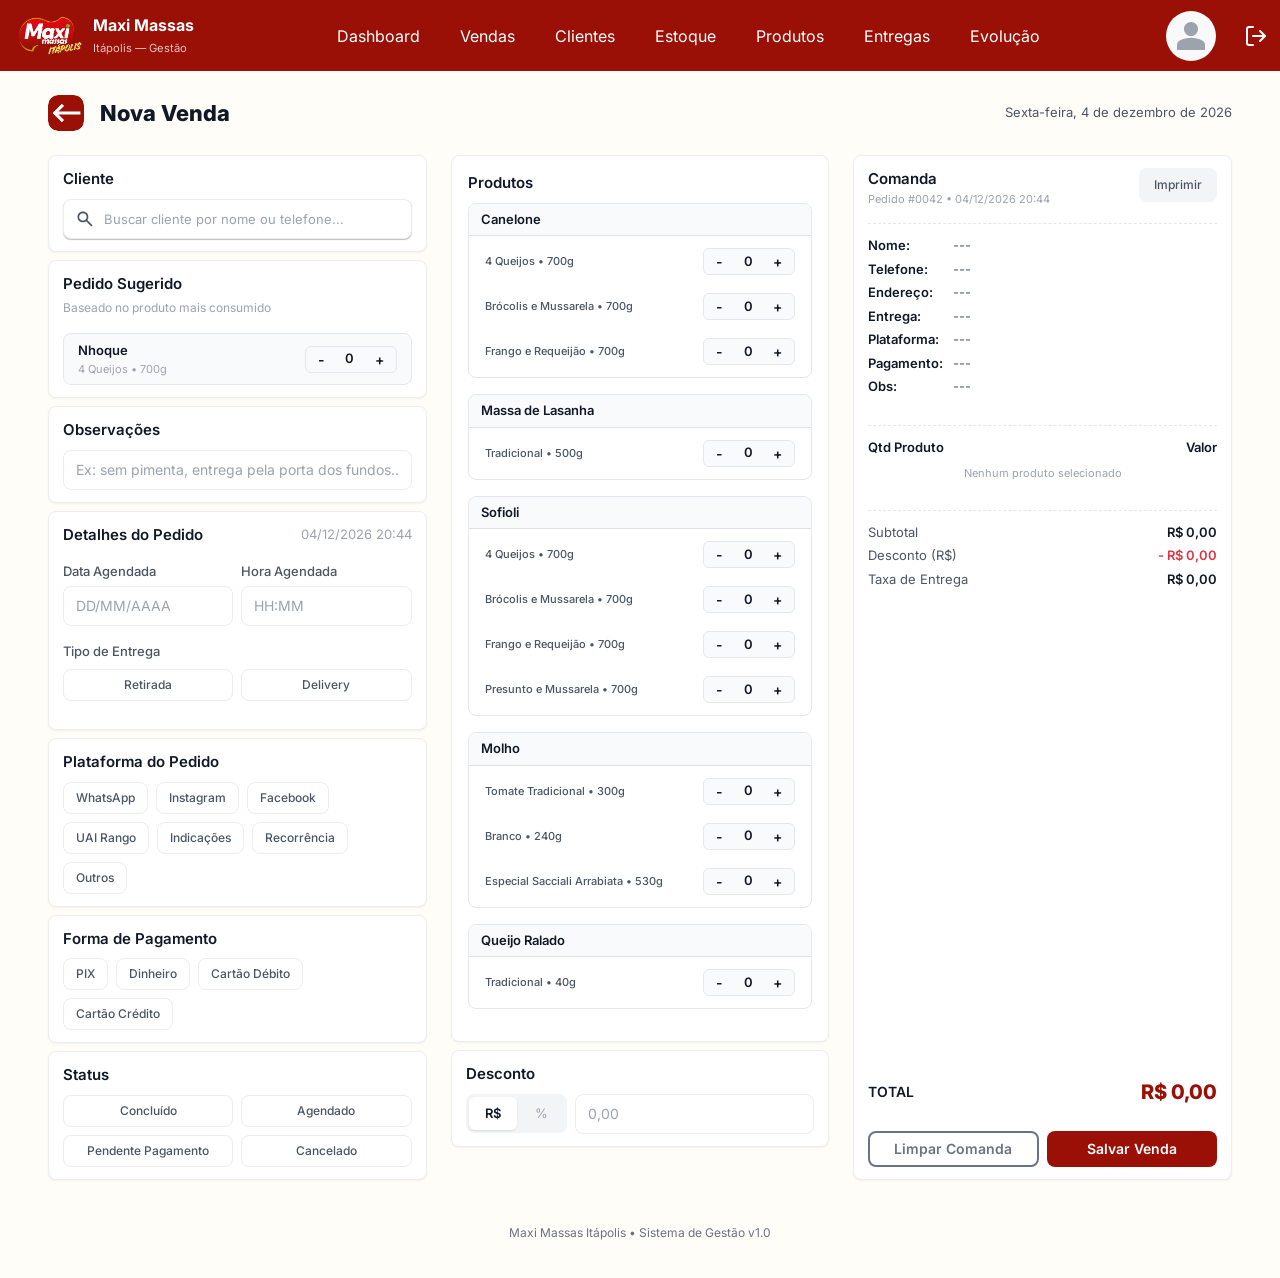
<file: frontend/pages/nova-venda.html>
<!DOCTYPE html>
<html lang="pt-br">
<head>
    <meta charset="UTF-8">
    <meta name="viewport" content="width=device-width, initial-scale=1.0">
    <title>Nova Venda</title>

    <!-- VINCULANDO AO BOOTSTRAP -->
    <link href="https://cdn.jsdelivr.net/npm/bootstrap@5.3.0/dist/css/bootstrap.min.css" rel="stylesheet">
   
    <!-- VINCULANDO AO .CSS -->
    <link rel="stylesheet" href="../css/reset.css">
    <link rel="stylesheet" href="../css/componentes.css">

    <!-- IMPORTANDO FONTE -->
    <link rel="preconnect" href="https://fonts.googleapis.com">
    <link rel="preconnect" href="https://fonts.gstatic.com" crossorigin>
    <link href="https://fonts.googleapis.com/css2?family=Inter:wght@400;500;600;700;800&display=swap" rel="stylesheet">

    <!-- Favicon -->
    <link rel="icon" type="image/png" href="../assets/images/login-logo-formulario.png">
</head>

<body>

    <div id="header-placeholder"></div>

    <main class="conteudo-pagina flex-grow-1">
        
        <!-- HEADER -->
        <header class="d-flex justify-content-between align-items-center mb-4">
            <div class="d-flex align-items-center gap-3">
                <a href="vendas.html" class="icone-voltar">
                    <img src="../assets/icons/icone-retornar.svg" alt="Voltar">
                </a>
                <h2 class="titulo-pagina mb-0">Nova Venda</h2>
            </div>
            <span id="data-atual" class="data-pagina d-none d-md-block"></span>
        </header>

        <!-- LAYOUT 3 COLUNAS -->
        <div class="row g-4 mb-4">
            
            <!-- COLUNA 1: DADOS DO CLIENTE E PEDIDO -->
            <div class="col-12 col-lg-4 d-flex flex-column gap-2">
                
                <!-- Card 1: Cliente -->
                <div class="card-venda-p pdv-card">
                    <span class="pdv-titulo">Cliente</span>
                    <div class="position-relative mt-2">
                        <div class="search-wrapper w-100">
                            <img src="../assets/icons/icone-pesquisar.svg" class="search-icon" alt="Lupa">
                            <input type="text" class="search-input w-100" id="buscaClientePDV" placeholder="Buscar cliente por nome ou telefone..." autocomplete="off">
                        </div>
                        <ul class="autocomplete-lista d-none" id="dropdownClientePDV"></ul>
                    </div>
                    
                    <!-- Box de Cliente Selecionado (Escondido por padrão) -->
                    <div id="boxClienteSelecionado" class="cliente-selecionado d-none mt-2">
                        <div class="d-flex flex-column">
                            <span id="nomeClientePDV" class="cliente-nome-pdv"></span>
                            <span id="telClientePDV" class="cliente-tel-pdv"></span>
                        </div>
                        <button type="button" class="btn-remover-cliente" onclick="removerClientePDV()">✕ Remover</button>
                    </div>
                </div>

                <!-- Card 2: Pedido Sugerido -->
                <div class="card-venda-p pdv-card">
                    <span class="pdv-titulo mb-1">Pedido Sugerido</span>
                    <span class="pdv-subtitulo mb-3">Baseado no produto mais consumido</span>
                    
                    <div class="sugestao-box">
                        <div class="sugestao-info">
                            <span class="sugestao-nome">Nhoque</span>
                            <span class="sugestao-detalhe">4 Queijos • 700g</span>
                        </div>
                        <div class="contador-wrapper">
                            <button class="btn-contador btn-menos-pdv">-</button>
                            <span class="qtd-contador">0</span>
                            <button class="btn-contador btn-mais-pdv">+</button>
                        </div>
                    </div>
                </div>

                <!-- Card 3: Observações -->
                <div class="card-venda-p pdv-card">
                    <span class="pdv-titulo mb-2">Observações</span>
                    <input type="text" class="form-control form-control-custom w-100" id="obsPDV" placeholder="Ex: sem pimenta, entrega pela porta dos fundos...">
                </div>

                <!-- Card 4: Detalhes do Pedido -->
                <div class="card-venda-p pdv-card">
                    <div class="d-flex justify-content-between align-items-center mb-3">
                        <span class="pdv-titulo mb-0">Detalhes do Pedido</span>
                        <span class="pdv-data-hora" id="relogioPDV"></span>
                    </div>

                    <div class="row g-2 mb-3">
                        <div class="col-6">
                            <label class="pdv-label">Data Agendada</label>
                            <input type="text" class="form-control form-control-custom w-100 mascara-data" id="dataAgendadaPDV" placeholder="DD/MM/AAAA">
                        </div>
                        <div class="col-6">
                            <label class="pdv-label">Hora Agendada</label>
                            <input type="text" class="form-control form-control-custom w-100 mascara-hora" id="horaAgendadaPDV" placeholder="HH:MM">
                        </div>
                    </div>

                    <label class="pdv-label mb-2">Tipo de Entrega</label>
                    <div class="d-flex gap-2 mb-3">
                        <button type="button" class="btn-toggle-pdv flex-grow-1 btn-tipo-entrega" data-value="Retirada">Retirada</button>
                        <button type="button" class="btn-toggle-pdv flex-grow-1 btn-tipo-entrega" data-value="Delivery">Delivery</button>
                    </div>

                    <!-- Endereço (Escondido até clicar em Delivery) -->
                    <div id="blocoEnderecoPDV" class="d-none mt-2">
                        <div class="linha-endereco">
                            <label class="pdv-label-end">Rua</label>
                            <input type="text" class="pdv-input-end flex-grow-1" id="endRuaPDV">
                        </div>
                        <div class="d-flex gap-2 mt-2">
                            <div class="linha-endereco w-50">
                                <label class="pdv-label-end">Nº</label>
                                <input type="text" class="pdv-input-end flex-grow-1" id="endNumPDV">
                            </div>
                            <div class="linha-endereco w-50">
                                <label class="pdv-label-end">Bairro</label>
                                <input type="text" class="pdv-input-end flex-grow-1" id="endBairroPDV">
                            </div>
                        </div>
                        <div class="d-flex gap-2 mt-2">
                            <div class="linha-endereco w-75">
                                <label class="pdv-label-end">Cidade</label>
                                <input type="text" class="pdv-input-end flex-grow-1" id="endCidPDV">
                            </div>
                            <div class="linha-endereco w-25">
                                <label class="pdv-label-end">UF</label>
                                <input type="text" class="pdv-input-end flex-grow-1 text-uppercase" id="endUFPDV" maxlength="2">
                            </div>
                        </div>
                        <div class="linha-endereco mt-2">
                            <label class="pdv-label-end">Comp.</label>
                            <input type="text" class="pdv-input-end flex-grow-1" id="endCompPDV">
                        </div>
                    </div>
                </div>

                <!-- Card 5: Plataforma -->
                <div class="card-venda-p pdv-card">
                    <span class="pdv-titulo mb-2">Plataforma do Pedido</span>
                    <div class="d-flex flex-wrap gap-2">
                        <button type="button" class="btn-toggle-pdv btn-plataforma" data-value="WhatsApp">WhatsApp</button>
                        <button type="button" class="btn-toggle-pdv btn-plataforma" data-value="Instagram">Instagram</button>
                        <button type="button" class="btn-toggle-pdv btn-plataforma" data-value="Facebook">Facebook</button>
                        <button type="button" class="btn-toggle-pdv btn-plataforma" data-value="UAI Rango">UAI Rango</button>
                        <button type="button" class="btn-toggle-pdv btn-plataforma" data-value="Indicações">Indicações</button>
                        <button type="button" class="btn-toggle-pdv btn-plataforma" data-value="Recorrência">Recorrência</button>
                        <button type="button" class="btn-toggle-pdv btn-plataforma" data-value="Outros">Outros</button>
                    </div>
                </div>

                <!-- Card 6: Pagamento -->
                <div class="card-venda-p pdv-card">
                    <span class="pdv-titulo mb-2">Forma de Pagamento</span>
                    <div class="d-flex flex-wrap gap-2">
                        <button type="button" class="btn-toggle-pdv btn-pagamento" data-value="PIX">PIX</button>
                        <button type="button" class="btn-toggle-pdv btn-pagamento" data-value="Dinheiro">Dinheiro</button>
                        <button type="button" class="btn-toggle-pdv btn-pagamento" data-value="Cartão Débito">Cartão Débito</button>
                        <button type="button" class="btn-toggle-pdv btn-pagamento" data-value="Cartão Crédito">Cartão Crédito</button>
                    </div>
                </div>

                <!-- Card 7: Status -->
                <div class="card-venda-p pdv-card">
                    <span class="pdv-titulo mb-2">Status</span>
                    <!-- 2 botões por linha: w-100 para o container forçar wrap, ou w-50 nos botões (usando flex calc) -->
                    <div class="d-flex flex-wrap gap-2 btn-grid-2">
                        <button type="button" class="btn-toggle-pdv text-start btn-status" data-value="Concluído">Concluído</button>
                        <button type="button" class="btn-toggle-pdv text-start btn-status" data-value="Agendado">Agendado</button>
                        <button type="button" class="btn-toggle-pdv text-start btn-status" data-value="Pendente Pagamento">Pendente Pagamento</button>
                        <button type="button" class="btn-toggle-pdv text-start btn-status" data-value="Cancelado">Cancelado</button>
                    </div>
                </div>

            </div>

            <!-- COLUNA 2: PRODUTOS E DESCONTO -->
            <div class="col-12 col-lg-4 d-flex flex-column gap-2">
                
                <!-- Card Produtos (Cópia da lógica de reposição) -->
                <div class="card-venda-p pdv-card p-0 d-flex flex-column">
                    <div class="px-3 pt-3 pb-2">
                        <span class="pdv-titulo">Produtos</span>
                    </div>
                    <div class="p-0 pb-3" id="containerProdutosPDV">
                        <!-- O JS vai injetar a lista aqui no formato: Card > Header > Body > Linhas de sabor -->
                    </div>
                </div>

                <!-- Card Desconto -->
                <div class="card-venda-p pdv-card">
                    <span class="pdv-titulo mb-2">Desconto</span>
                    <div class="d-flex gap-2 align-items-center">
                        <!-- Switch R$ ou % -->
                        <div class="switch-desconto">
                            <button type="button" class="btn-sw active" id="btnDescRs">R$</button>
                            <button type="button" class="btn-sw" id="btnDescPct">%</button>
                        </div>
                        <input type="number" class="form-control form-control-custom flex-grow-1" id="inputValorDesconto" placeholder="0,00">
                    </div>
                </div>

            </div>

            <!-- COLUNA 3: COMANDA FINAL -->
            <div class="col-12 col-lg-4">
                
                <div class="card-venda-p pdv-card h-100 d-flex flex-column">
                    <!-- Cabeçalho Comanda -->
                    <div class="d-flex justify-content-between align-items-start mb-1">
                        <div class="d-flex flex-column">
                            <span class="pdv-titulo">Comanda</span>
                            <span class="comanda-info" id="infoComandaHeader">Pedido #0000 • Carregando...</span>
                        </div>
                        <button class="btn-imprimir">                        
                        <span>Imprimir</span>
                        </button>
                    </div>

                    <hr class="linha-divisoria">

                    <!-- Dados do Pedido -->
                    <div class="comanda-dados d-flex flex-column gap-1 mb-3">
                        <div class="d-flex"><span class="lbl">Nome:</span> <span class="val" id="comandaNome">---</span></div>
                        <div class="d-flex"><span class="lbl">Telefone:</span> <span class="val" id="comandaTel">---</span></div>
                        <div class="d-flex"><span class="lbl">Endereço:</span> <span class="val" id="comandaEnd">---</span></div>
                        <div class="d-flex"><span class="lbl">Entrega:</span> <span class="val" id="comandaEnt">---</span></div>
                        <div class="d-flex"><span class="lbl">Plataforma:</span> <span class="val" id="comandaPlat">---</span></div>
                        <div class="d-flex"><span class="lbl">Pagamento:</span> <span class="val" id="comandaPag">---</span></div>
                        <div class="d-flex"><span class="lbl">Obs:</span> <span class="val" id="comandaObs">---</span></div>
                    </div>

                    <hr class="linha-divisoria">

                    <!-- Tabela de Itens Comprados -->
                    <div class="d-flex justify-content-between mb-2">
                        <span class="comanda-item-head">Qtd Produto</span>
                        <span class="comanda-item-head">Valor</span>
                    </div>
                    <div class="comanda-lista-itens mb-3" id="listaItensComanda">
                        <!-- Itens vão entrar aqui via JS -->
                        <div class="text-center" style="font-size: 11px; color:#9CA3AC;">Nenhum produto selecionado</div>
                    </div>

                    <hr class="linha-divisoria">

                    <!-- Totais -->
                    <div class="d-flex justify-content-between mb-1">
                        <span class="comanda-lbl-total">Subtotal</span>
                        <span class="comanda-val-total" id="comandaSub">R$ 0,00</span>
                    </div>
                    <div class="d-flex justify-content-between mb-1">
                        <span class="comanda-lbl-total">Desconto (<span id="comandaTipoDesc">R$</span>)</span>
                        <span class="comanda-val-total text-danger" id="comandaDesc">- R$ 0,00</span>
                    </div>
                    <div class="d-flex justify-content-between mb-3">
                        <span class="comanda-lbl-total">Taxa de Entrega</span>
                        <span class="comanda-val-total" id="comandaTaxa">R$ 0,00</span>
                    </div>

                    <!-- VALOR FINAL -->
                    <div class="d-flex justify-content-between align-items-center mb-4 mt-auto">
                        <span class="comanda-lbl-final">TOTAL</span>
                        <span class="comanda-val-final" id="comandaTotal">R$ 0,00</span>
                    </div>

                    <!-- Ações -->
                    <div class="d-flex gap-2">
                        <button type="button" class="btn-cancelar-custom flex-grow-1" onclick="limparPDV()">Limpar Comanda</button>
                        <a href="vendas.html" class="btn-salvar-custom flex-grow-1 text-decoration-none d-flex justify-content-center align-items-center">Salvar Venda</a>
                    </div>

                </div>

            </div>

        </div>
            
    </main>

    <!-- RODAPÉ -->
    <footer class="rodape mt-auto">
        <p>Maxi Massas Itápolis • Sistema de Gestão v1.0</p>
    </footer>

    <script src="../js/header.js"></script>
    <script src="../js/data-atual.js"></script>
    <script src="../js/main.js"></script>
    <script src="../js/pdv.js"></script>
    <script src="https://cdn.jsdelivr.net/npm/bootstrap@5.3.0/dist/js/bootstrap.bundle.min.js"></script>

</body>
</html>
</file>
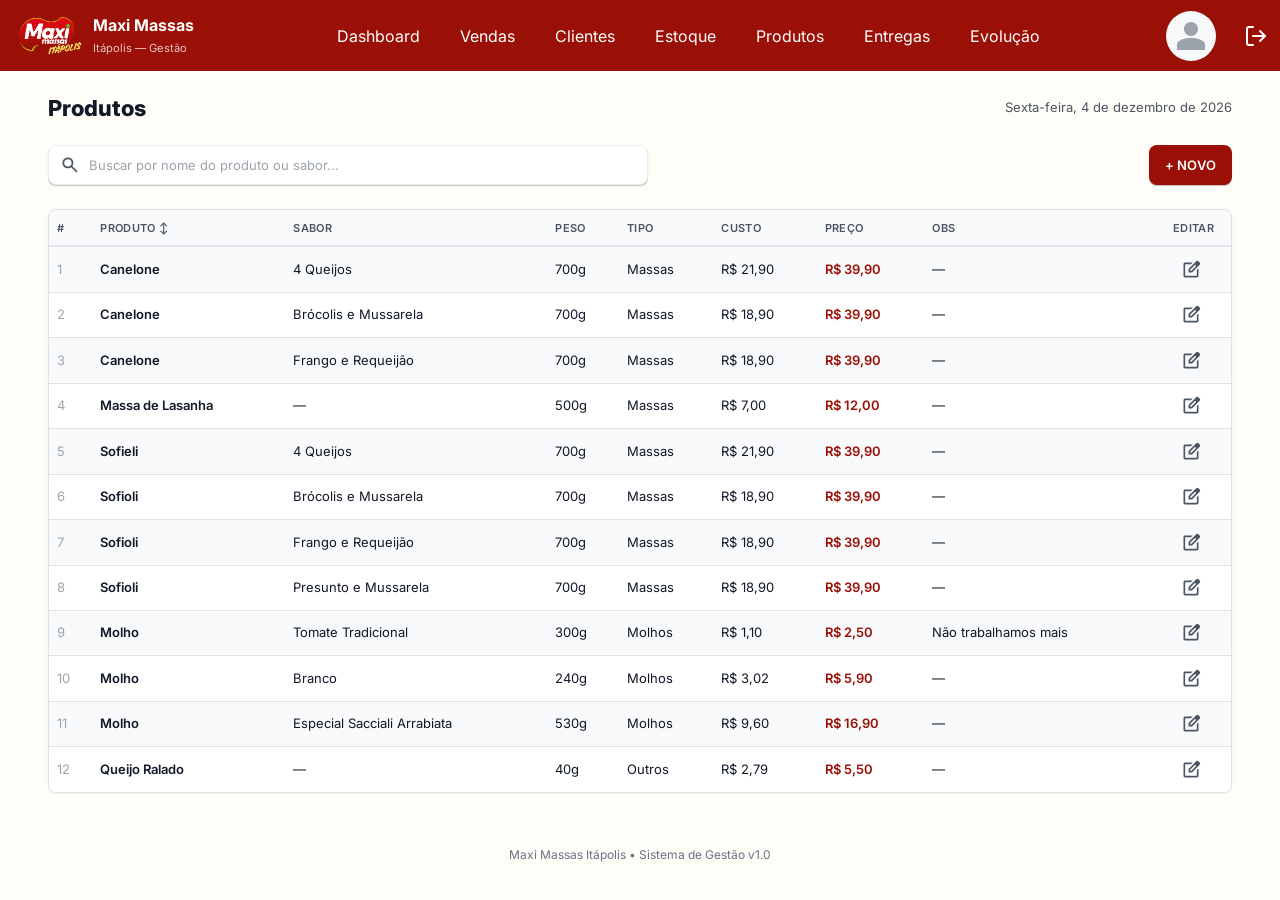
<file: frontend/pages/produtos.html>
<!DOCTYPE html>
<html lang="pt-br">
<head>
    <meta charset="UTF-8">
    <meta name="viewport" content="width=device-width, initial-scale=1.0">
    <title>Produtos</title>

    <!-- VINCULANDO AO BOOTSTRAP -->
    <link href="https://cdn.jsdelivr.net/npm/bootstrap@5.3.0/dist/css/bootstrap.min.css" rel="stylesheet">

    <!-- VINCULANDO AO .CSS -->
    <link rel="stylesheet" href="../css/reset.css">
    <link rel="stylesheet" href="../css/componentes.css">

    <!-- IMPORTANDO FONTE -->
    <link rel="preconnect" href="https://fonts.googleapis.com">
    <link rel="preconnect" href="https://fonts.gstatic.com" crossorigin>
    <link href="https://fonts.googleapis.com/css2?family=Gravitas+One&family=Inter:ital,opsz,wght@0,14..32,100..900;1,14..32,100..900&family=Playwrite+IE:wght@100..400&display=swap" rel="stylesheet">

    <!-- Favicon -->
    <link rel="icon" type="image/png" href="../assets/images/login-logo-formulario.png">
</head>

<body>

    <!-- CARREGANDO O MENU VIA JAVASCRIPT -->
    <div id="header-placeholder"></div>

    <main class="conteudo-pagina flex-grow-1">
        <!-- HEADER PADRÃO -->
        <header class="d-flex justify-content-between align-items-center mb-4">
            <h2 class="titulo-pagina mb-0">Produtos</h2>
            <!-- Data atualizada Tablet/Desktop: Aparece apenas para telas maiores -->
            <span id="data-atual" class="data-pagina"></span>
        </header>



        <!-- TOOLBAR: Busca e Botão -->
        <div class="toolbar-produtos">
            <div class="search-wrapper">
                <img src="../assets/icons/icone-pesquisar.svg" class="search-icon" alt="Lupa">
                <input type="text" class="search-input" placeholder="Buscar por nome do produto ou sabor...">
            </div>
            
            <button class="btn-novo" data-bs-toggle="modal" data-bs-target="#modalProduto">
                + NOVO
            </button>
        </div>

        <!-- ========================================== -->
        <!-- VERSÃO  DESKTOP (TABELA) -->
        <!-- ========================================== -->
        <div class="table-responsive d-none d-lg-block mb-4 tabela-container">
            <table class="tabela-produtos tabela-custom">
                <thead>
                    <tr>
                        <th>#</th>
                        <th id="th-produto" style="cursor:pointer; user-select: none;">Produto <span>↕</span></th>
                        <th>Sabor</th>
                        <th>Peso</th>
                        <th>Tipo</th>
                        <th>Custo</th>
                        <th>Preço</th>
                        <th>Obs</th>
                        <th class="text-center">Editar</th>
                    </tr>
                </thead>
                <tbody>
                    <tr>
                        <td class="col-num">1</td>
                        <td class="col-prod">Canelone</td>
                        <td>4 Queijos</td>
                        <td>700g</td>
                        <td>Massas</td>
                        <td>R$ 21,90</td>
                        <td class="col-preco">R$ 39,90</td>
                        <td>—</td>
                        <td class="text-center"><button class="btn-icone" data-bs-toggle="modal" data-bs-target="#modalProduto"><img src="../assets/icons/icone-edicao.svg" alt="Editar"></button></td>
                    </tr>
                    <tr>
                        <td class="col-num">2</td>
                        <td class="col-prod">Canelone</td>
                        <td>Brócolis e Mussarela</td>
                        <td>700g</td>
                        <td>Massas</td>
                        <td>R$ 18,90</td>
                        <td class="col-preco">R$ 39,90</td>
                        <td>—</td>
                        <td class="text-center"><button class="btn-icone" data-bs-toggle="modal" data-bs-target="#modalProduto"><img src="../assets/icons/icone-edicao.svg" alt="Editar"></button></td>
                    </tr>
                    <tr>
                        <td class="col-num">3</td>
                        <td class="col-prod">Canelone</td>
                        <td>Frango e Requeijão</td>
                        <td>700g</td>
                        <td>Massas</td>
                        <td>R$ 18,90</td>
                        <td class="col-preco">R$ 39,90</td>
                        <td>—</td>
                        <td class="text-center"><button class="btn-icone" data-bs-toggle="modal" data-bs-target="#modalProduto"><img src="../assets/icons/icone-edicao.svg" alt="Editar"></button></td>
                    </tr>
                    <tr>
                        <td class="col-num">4</td>
                        <td class="col-prod">Massa de Lasanha</td>
                        <td>—</td>
                        <td>500g</td>
                        <td>Massas</td>
                        <td>R$ 7,00</td>
                        <td class="col-preco">R$ 12,00</td>
                        <td>—</td>
                        <td class="text-center"><button class="btn-icone" data-bs-toggle="modal" data-bs-target="#modalProduto"><img src="../assets/icons/icone-edicao.svg" alt="Editar"></button></td>
                    </tr>
                    <tr>
                        <td class="col-num">5</td>
                        <td class="col-prod">Sofieli</td>
                        <td>4 Queijos</td>
                        <td>700g</td>
                        <td>Massas</td>
                        <td>R$ 21,90</td>
                        <td class="col-preco">R$ 39,90</td>
                        <td>—</td>
                        <td class="text-center"><button class="btn-icone" data-bs-toggle="modal" data-bs-target="#modalProduto"><img src="../assets/icons/icone-edicao.svg" alt="Editar"></button></td>
                    </tr>
                    <tr>
                        <td class="col-num">6</td>
                        <td class="col-prod">Sofioli</td>
                        <td>Brócolis e Mussarela</td>
                        <td>700g</td>
                        <td>Massas</td>
                        <td>R$ 18,90</td>
                        <td class="col-preco">R$ 39,90</td>
                        <td>—</td>
                        <td class="text-center"><button class="btn-icone" data-bs-toggle="modal" data-bs-target="#modalProduto"><img src="../assets/icons/icone-edicao.svg" alt="Editar"></button></td>
                    </tr>
                    <tr>
                        <td class="col-num">7</td>
                        <td class="col-prod">Sofioli</td>
                        <td>Frango e Requeijão</td>
                        <td>700g</td>
                        <td>Massas</td>
                        <td>R$ 18,90</td>
                        <td class="col-preco">R$ 39,90</td>
                        <td>—</td>
                        <td class="text-center"><button class="btn-icone" data-bs-toggle="modal" data-bs-target="#modalProduto"><img src="../assets/icons/icone-edicao.svg" alt="Editar"></button></td>
                    </tr>
                    <tr>
                        <td class="col-num">8</td>
                        <td class="col-prod">Sofioli</td>
                        <td>Presunto e Mussarela</td>
                        <td>700g</td>
                        <td>Massas</td>
                        <td>R$ 18,90</td>
                        <td class="col-preco">R$ 39,90</td>
                        <td>—</td>
                        <td class="text-center"><button class="btn-icone" data-bs-toggle="modal" data-bs-target="#modalProduto"><img src="../assets/icons/icone-edicao.svg" alt="Editar"></button></td>
                    </tr>
                    <tr>
                        <td class="col-num">9</td>
                        <td class="col-prod">Molho</td>
                        <td>Tomate Tradicional</td>
                        <td>300g</td>
                        <td>Molhos</td>
                        <td>R$ 1,10</td>
                        <td class="col-preco">R$ 2,50</td>
                        <td>Não trabalhamos mais</td>
                        <td class="text-center"><button class="btn-icone" data-bs-toggle="modal" data-bs-target="#modalProduto"><img src="../assets/icons/icone-edicao.svg" alt="Editar"></button></td>
                    </tr>
                    <tr>
                        <td class="col-num">10</td>
                        <td class="col-prod">Molho</td>
                        <td>Branco</td>
                        <td>240g</td>
                        <td>Molhos</td>
                        <td>R$ 3,02</td>
                        <td class="col-preco">R$ 5,90</td>
                        <td>—</td>
                        <td class="text-center"><button class="btn-icone" data-bs-toggle="modal" data-bs-target="#modalProduto"><img src="../assets/icons/icone-edicao.svg" alt="Editar"></button></td>
                    </tr>
                    <tr>
                        <td class="col-num">11</td>
                        <td class="col-prod">Molho</td>
                        <td>Especial Sacciali Arrabiata</td>
                        <td>530g</td>
                        <td>Molhos</td>
                        <td>R$ 9,60</td>
                        <td class="col-preco">R$ 16,90</td>
                        <td>—</td>
                        <td class="text-center"><button class="btn-icone" data-bs-toggle="modal" data-bs-target="#modalProduto"><img src="../assets/icons/icone-edicao.svg" alt="Editar"></button></td>
                    </tr>
                    <tr>
                        <td class="col-num">12</td>
                        <td class="col-prod">Queijo Ralado</td>
                        <td>—</td>
                        <td>40g</td>
                        <td>Outros</td>
                        <td>R$ 2,79</td>
                        <td class="col-preco">R$ 5,50</td>
                        <td>—</td>
                        <td class="text-center"><button class="btn-icone" data-bs-toggle="modal" data-bs-target="#modalProduto"><img src="../assets/icons/icone-edicao.svg" alt="Editar"></button></td>
                    </tr>
                </tbody>
            </table>
        </div>


        <!-- ========================================== -->
        <!-- VERSÃO MOBILE (CARDS) -->
        <!-- ========================================== -->
        <div class="d-flex flex-column gap-3 d-lg-none mb-4">
            
            <!-- 1º Card -->
            <div class="card-produto">
                <div class="card-prod-left">
                    <span class="m-prod">Canelone</span>
                    <span class="m-sabor">4 Queijos</span>
                    <span class="m-peso-tipo">700g • Massas</span>
                </div>
                <div class="card-prod-right">
                    <button class="btn-icone mb-1" data-bs-toggle="modal" data-bs-target="#modalProduto">
                        <img src="../assets/icons/icone-edicao.svg" alt="Editar">
                    </button>
                    <span class="m-sabor">Custo: R$ 21,90</span>
                    <span class="m-preco">R$ 39,90</span>
                </div>
            </div>

            <!-- 2º Card -->
            <div class="card-produto">
                <div class="card-prod-left">
                    <span class="m-prod">Canelone</span>
                    <span class="m-sabor">Brócolis e Mussarela</span>
                    <span class="m-peso-tipo">700g • Massas</span>
                </div>
                <div class="card-prod-right">
                    <button class="btn-icone mb-1" data-bs-toggle="modal" data-bs-target="#modalProduto">
                        <img src="../assets/icons/icone-edicao.svg" alt="Editar">
                    </button>
                    <span class="m-sabor">Custo: R$ 18,90</span>
                    <span class="m-preco">R$ 39,90</span>
                </div>
            </div>

            <!-- 3º Card -->
            <div class="card-produto">
                <div class="card-prod-left">
                    <span class="m-prod">Canelone</span>
                    <span class="m-sabor">Frango e Requeijão</span>
                    <span class="m-peso-tipo">700g • Massas</span>
                </div>
                <div class="card-prod-right">
                    <button class="btn-icone mb-1" data-bs-toggle="modal" data-bs-target="#modalProduto">
                        <img src="../assets/icons/icone-edicao.svg" alt="Editar">
                    </button>
                    <span class="m-sabor">Custo: R$ 18,90</span>
                    <span class="m-preco">R$ 39,90</span>
                </div>
            </div>

            <!-- 4º Card -->
            <div class="card-produto">
                <div class="card-prod-left">
                    <span class="m-prod">Massa de Lasanha</span>
                    <span class="m-sabor">—</span>
                    <span class="m-peso-tipo">500g • Massas</span>
                </div>
                <div class="card-prod-right">
                    <button class="btn-icone mb-1" data-bs-toggle="modal" data-bs-target="#modalProduto">
                        <img src="../assets/icons/icone-edicao.svg" alt="Editar">
                    </button>
                    <span class="m-sabor">Custo: R$ 7,00</span>
                    <span class="m-preco">R$ 12,00</span>
                </div>
            </div>

            <!-- 5º Card -->
            <div class="card-produto">
                <div class="card-prod-left">
                    <span class="m-prod">Sofieli</span>
                    <span class="m-sabor">4 Queijos</span>
                    <span class="m-peso-tipo">700g • Massas</span>
                </div>
                <div class="card-prod-right">
                    <button class="btn-icone mb-1" data-bs-toggle="modal" data-bs-target="#modalProduto">
                        <img src="../assets/icons/icone-edicao.svg" alt="Editar">
                    </button>
                    <span class="m-sabor">Custo: R$ 21,90</span>
                    <span class="m-preco">R$ 39,90</span>
                </div>
            </div>

            <!-- 6º Card -->
            <div class="card-produto">
                <div class="card-prod-left">
                    <span class="m-prod">Sofioli</span>
                    <span class="m-sabor">Brócolis e Mussarela</span>
                    <span class="m-peso-tipo">700g • Massas</span>
                </div>
                <div class="card-prod-right">
                    <button class="btn-icone mb-1" data-bs-toggle="modal" data-bs-target="#modalProduto">
                        <img src="../assets/icons/icone-edicao.svg" alt="Editar">
                    </button>
                    <span class="m-sabor">Custo: R$ 18,90</span>
                    <span class="m-preco">R$ 39,90</span>
                </div>
            </div>

            <!-- 7º Card -->
            <div class="card-produto">
                <div class="card-prod-left">
                    <span class="m-prod">Sofioli</span>
                    <span class="m-sabor">Frango e Requeijão</span>
                    <span class="m-peso-tipo">700g • Massas</span>
                </div>
                <div class="card-prod-right">
                    <button class="btn-icone mb-1" data-bs-toggle="modal" data-bs-target="#modalProduto">
                        <img src="../assets/icons/icone-edicao.svg" alt="Editar">
                    </button>
                    <span class="m-sabor">Custo: R$ 18,90</span>
                    <span class="m-preco">R$ 39,90</span>
                </div>
            </div>

            <!-- 8º Card -->
            <div class="card-produto">
                <div class="card-prod-left">
                    <span class="m-prod">Sofioli</span>
                    <span class="m-sabor">Presunto e Mussarela</span>
                    <span class="m-peso-tipo">700g • Massas</span>
                </div>
                <div class="card-prod-right">
                    <button class="btn-icone mb-1" data-bs-toggle="modal" data-bs-target="#modalProduto">
                        <img src="../assets/icons/icone-edicao.svg" alt="Editar">
                    </button>
                    <span class="m-sabor">Custo: R$ 18,90</span>
                    <span class="m-preco">R$ 39,90</span>
                </div>
            </div>

            <!-- 9º Card -->
            <div class="card-produto">
                <div class="card-prod-left">
                    <span class="m-prod">Molho</span>
                    <span class="m-sabor">Tomate Tradicional</span>
                    <span class="m-peso-tipo">300g • Molhos</span>
                </div>
                <div class="card-prod-right">
                    <button class="btn-icone mb-1" data-bs-toggle="modal" data-bs-target="#modalProduto">
                        <img src="../assets/icons/icone-edicao.svg" alt="Editar">
                    </button>
                    <span class="m-sabor">Custo: R$ 1,10</span>
                    <span class="m-preco">R$ 2,50</span>
                </div>
            </div>

            <!-- 10º Card -->
            <div class="card-produto">
                <div class="card-prod-left">
                    <span class="m-prod">Molho</span>
                    <span class="m-sabor">Branco</span>
                    <span class="m-peso-tipo">240g • Molhos</span>
                </div>
                <div class="card-prod-right">
                    <button class="btn-icone mb-1" data-bs-toggle="modal" data-bs-target="#modalProduto">
                        <img src="../assets/icons/icone-edicao.svg" alt="Editar">
                    </button>
                    <span class="m-sabor">Custo: R$ 3,02</span>
                    <span class="m-preco">R$ 5,90</span>
                </div>
            </div>

            <!-- 11º Card -->
            <div class="card-produto">
                <div class="card-prod-left">
                    <span class="m-prod">Molho</span>
                    <span class="m-sabor">Especial Sacciali Arrabiata</span>
                    <span class="m-peso-tipo">530g • Molhos</span>
                </div>
                <div class="card-prod-right">
                    <button class="btn-icone mb-1" data-bs-toggle="modal" data-bs-target="#modalProduto">
                        <img src="../assets/icons/icone-edicao.svg" alt="Editar">
                    </button>
                    <span class="m-sabor">Custo: R$ 9,60</span>
                    <span class="m-preco">R$ 16,90</span>
                </div>
            </div>

            <!-- 12º Card -->
            <div class="card-produto">
                <div class="card-prod-left">
                    <span class="m-prod">Queijo Ralado</span>
                    <span class="m-sabor">—</span>
                    <span class="m-peso-tipo">40g • Outros</span>
                </div>
                <div class="card-prod-right">
                    <button class="btn-icone mb-1" data-bs-toggle="modal" data-bs-target="#modalProduto">
                        <img src="../assets/icons/icone-edicao.svg" alt="Editar">
                    </button>
                    <span class="m-sabor">Custo: R$ 2,79</span>
                    <span class="m-preco">R$ 5,50</span>
                </div>
            </div>
        </div>

    </main>

    <footer class="rodape mt-auto">
        <p>Maxi Massas Itápolis • Sistema de Gestão v1.0</p>
    </footer>

    <!-- Modal de Produto (Unificado) -->
    <div class="modal fade" id="modalProduto" tabindex="-1" aria-hidden="true">
        <!-- A classe modal-dialog-bottom ativa o comportamento de surgir do chão no mobile -->
        <!-- max-width: 600px no style para garantir um limite no Desktop -->
        <div class="modal-dialog modal-dialog-centered modal-dialog-bottom" style="max-width: 600px;">
            <div class="modal-content modal-custom-content">
                
                <div class="modal-header modal-header-custom d-flex justify-content-between align-items-center">
                    <h5 class="modal-title-custom mb-0" id="tituloModalProduto">Cadastrar Produto</h5>
                    <!-- Botão 'X' para fechar o modal -->
                    <!-- <button type="button" class="btn-close" data-bs-dismiss="modal" aria-label="Fechar"></button> -->
                </div>
                
                <div class="modal-body p-0">
                    <form id="formProduto">
                        <!-- row-gap-custom dá o espaçamento vertical -->
                        <div class="row row-gap-custom m-0">
                            
                            <!-- 1ª Linha: Nome -->
                            <div class="col-12 p-0">
                                <label class="form-label-custom">Nome *</label>
                                <input type="text" class="form-control form-control-custom w-100" id="inputNome" placeholder="Ex: Canelone" required>
                            </div>
                            
                            <!-- 2ª Linha: Sabor -->
                            <div class="col-12 p-0">
                                <label class="form-label-custom">Sabor</label>
                                <input type="text" class="form-control form-control-custom w-100" id="inputSabor" placeholder="Ex: Brócolis">
                            </div>

                            <!-- 3ª Linha: Peso e Custo (50/50 sempre) -->
                            <div class="col-6 ps-0 pe-2">
                                <label class="form-label-custom">Peso *</label>
                                <input type="text" class="form-control form-control-custom w-100" id="inputPeso" placeholder="Ex: 250g" required>
                            </div>
                            <div class="col-6 pe-0 ps-2">
                                <label class="form-label-custom">Custo *</label>
                                <input type="text" class="form-control form-control-custom w-100" id="inputCusto" placeholder="Ex: R$ 18,90" required>
                            </div>

                            <!-- 4ª e 5ª Linhas: Preço, Estoque, Tipo -->
                            <!-- No PC: os três ficam na mesma linha (col-md-4). No Mobile: Preço e Estoque dividem (col-6), e o Tipo ocupa tudo (col-12) na linha abaixo -->
                            <div class="col-6 col-md-4 ps-0 pe-2">
                                <label class="form-label-custom">Preço *</label>
                                <input type="text" class="form-control form-control-custom w-100" id="inputPreco" placeholder="Ex: R$ 39,90" required>
                            </div>
                            <div class="col-6 col-md-4 px-md-2 pe-0 ps-2">
                                <label class="form-label-custom">Estoque *</label>
                                <input type="number" class="form-control form-control-custom w-100" id="inputEstoque" placeholder="Ex: 10" required>
                            </div>
                            <div class="col-12 col-md-4 px-0 ps-md-2 mt-3 mt-md-0">
                                <label class="form-label-custom">Tipo *</label>
                                <!-- form-select adiciona a setinha padrão automaticamente -->
                                <select class="form-control form-control-custom w-100 form-select" id="inputTipo" required>
                                    <option value="" disabled selected>Massas, Molhos...</option>
                                    <option value="Massas">Massas</option>
                                    <option value="Molhos">Molhos</option>
                                    <option value="Bebidas">Bebidas</option>
                                    <option value="Outros">Outros</option>
                                </select>
                            </div>

                            <!-- 6ª Linha: Observações -->
                            <div class="col-12 p-0 mt-3 mt-md-0">
                                <label class="form-label-custom">Observações</label>
                                <input type="text" class="form-control form-control-custom w-100" id="inputObs" placeholder="Ex: Produto vegano">
                            </div>

                        </div>
                    </form>
                </div>
                
                <div class="modal-footer modal-footer-custom">
                    <button type="button" class="btn-cancelar-custom" data-bs-dismiss="modal">Cancelar</button>
                    <button type="submit" form="formProduto" class="btn-salvar-custom">Salvar</button>
                </div>
                
            </div>
        </div>
    </div>


    <script src="../js/header.js"></script>
    <script src="../js/data-atual.js"></script>
    <script src="../js/main.js"></script>
    <script src="https://cdn.jsdelivr.net/npm/bootstrap@5.3.0/dist/js/bootstrap.bundle.min.js"></script>

</body>
</file>
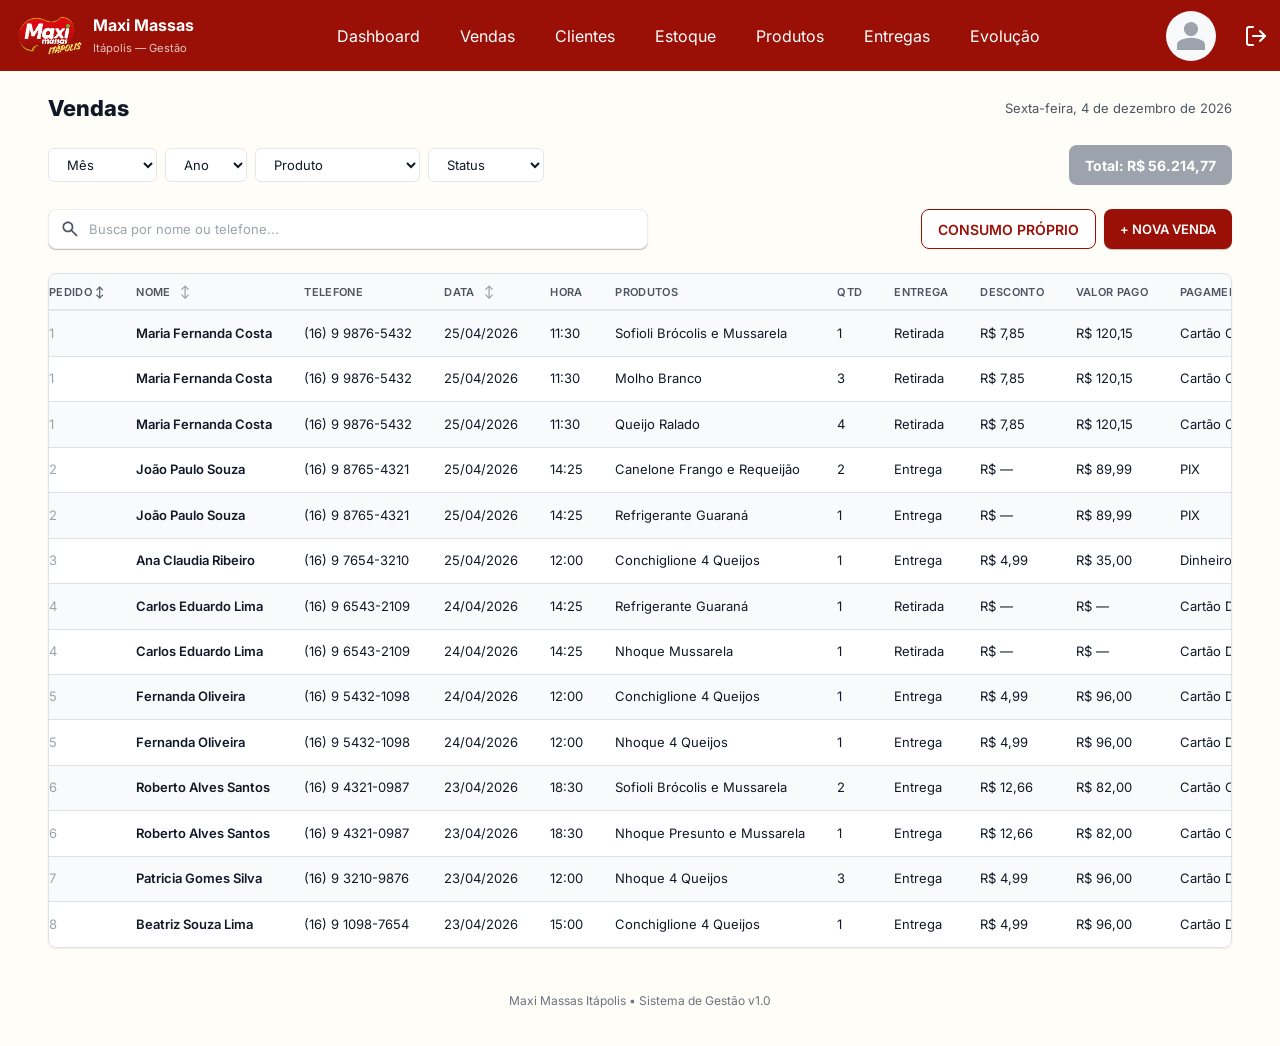
<file: frontend/pages/vendas.html>
<!DOCTYPE html>
<html lang="pt-br">
<head>
    <meta charset="UTF-8">
    <meta name="viewport" content="width=device-width, initial-scale=1.0">
    <title>Vendas</title>

    <!-- VINCULANDO AO BOOTSTRAP -->
    <link href="https://cdn.jsdelivr.net/npm/bootstrap@5.3.0/dist/css/bootstrap.min.css" rel="stylesheet">

    <!-- VINCULANDO AO .CSS -->
    <link rel="stylesheet" href="../css/reset.css">
    <link rel="stylesheet" href="../css/componentes.css">

    <!-- IMPORTANDO FONTE -->
    <link rel="preconnect" href="https://fonts.googleapis.com">
    <link rel="preconnect" href="https://fonts.gstatic.com" crossorigin>
    <link href="https://fonts.googleapis.com/css2?family=Gravitas+One&family=Inter:ital,opsz,wght@0,14..32,100..900;1,14..32,100..900&family=Playwrite+IE:wght@100..400&display=swap" rel="stylesheet">

    <!-- Favicon -->
    <link rel="icon" type="image/png" href="../assets/images/login-logo-formulario.png">
</head>

<body>

    <!-- CARREGANDO O MENU VIA JAVASCRIPT -->
    <body>

    <div id="header-placeholder"></div>

    <main class="conteudo-pagina flex-grow-1">

        <header class="mb-4 position-relative">
            
            <div class="d-flex align-items-center justify-content-between w-100">
                <h2 class="titulo-pagina mb-0">Vendas</h2>
                
                <!-- Total Mobile: Fica ancorado na direita -->
                <div class="contador-vendas-mobile d-md-none">
                    R$ 56.214,77
                </div>
            </div>

            <!-- Data alinhad a direita do título -->
            <div class="d-none d-md-block position-absolute end-0 top-0">
                <span id="data-atual" class="data-pagina"></span>
            </div>
            
        </header>

        <!-- FILTROS SUPERIORES E CONTADOR DESKTOP/TABLET -->
        <div class="d-flex justify-content-between align-items-center mb-4 flex-wrap gap-3">
            
            <!-- Grupo de Filtros (Esquerda) -->
            <div class="container-filtros-vendas d-flex flex-wrap gap-2">
                <select class="filtro-select" id="filtroMesVendas">
                    <option value="">Mês</option>
                    <option value="01">Janeiro</option>
                    <option value="02">Fevereiro</option>
                    <option value="03">Março</option>
                    <option value="04">Abril</option>
                </select>

                <select class="filtro-select" id="filtroAnoVendas">
                    <option value="">Ano</option>
                    <option value="2025">2025</option>
                    <option value="2026">2026</option>
                </select>

                <select class="filtro-select" id="filtroProdutoVendas">
                    <option value="">Produto</option>
                    <option value="Canelone">Canelone</option>
                    <option value="Sofioli">Sofioli</option>
                    <option value="Nhoque">Nhoque</option>
                    <option value="Conchiglione">Conchiglione</option>
                    <option value="Massa de Lasanha">Massa de Lasanha</option>
                    <option value="Molho">Molho</option>
                    <option value="Queijo Ralado">Queijo Ralado</option>
                    <option value="Bebidas">Bebidas</option>
                </select>

                <select class="filtro-select" id="filtroStatusVendas">
                    <option value="">Status</option>
                    <option value="Concluído">Concluído</option>
                    <option value="Agendado">Agendado</option>
                    <option value="Pendente">Pendente</option>
                    <option value="Cancelado">Cancelado</option>
                </select>
            </div>

            <!-- Totalizador Desktop/Tablet (Direita) - Só aparece de MD para cima -->
            <div class="contador-vendas-desktop d-none d-md-flex">
                Total: R$ 56.214,77
            </div>

        </div>

        <!-- TOOLBAR: Busca e Botões -->
        <div class="toolbar-produtos">
            <div class="search-wrapper">
                <img src="../assets/icons/icone-pesquisar.svg" class="search-icon" alt="Lupa">
                <input type="text" class="search-input" id="buscaVenda" placeholder="Busca por nome ou telefone...">
            </div>
            
            <div class="d-flex gap-2 btn-container-vendas">
                <button class="btn-secundario" data-bs-toggle="modal" data-bs-target="#modalConsumoProprio">
                    CONSUMO PRÓPRIO
                </button>
                <button class="btn-novo" onclick="window.location.href='nova-venda.html'">
                    + NOVA VENDA
                </button>
            </div>
        </div>

        <!-- ========================================== -->
        <!-- VERSÃO DESKTOP (TABELA) -->
        <!-- ========================================== -->
        <div class="table-responsive d-none d-lg-block mb-4 tabela-container">
            <table class="tabela-produtos tabela-clientes w-100 tabela-custom">
                <thead>
                    <tr>
                        <th class="respiro-esq">Pedido <span>↕</span></th>
                        <th class="coluna-ordenavel">Nome <span>↕</span></th>
                        <th>Telefone</th>
                        <th class="coluna-ordenavel">Data <span>↕</span></th>
                        <th>Hora</th>
                        <th>Produtos</th>
                        <th>Qtd</th>
                        <th>Entrega</th>
                        <th>Desconto</th>
                        <th>Valor Pago</th>
                        <th>Pagamento</th>
                        <th>Plataforma</th>
                        <th class="coluna-ordenavel">Status <span>↕</span></th>
                        <th class="text-center">Editar</th>
                    </tr>
                </thead>
                <tbody>
                    <tr>
                        <td class="respiro-esq"><div class="col-venda">1</div></td>
                        <td class="col-nome">Maria Fernanda Costa</td>
                        <td>(16) 9 9876-5432</td>
                        <td>25/04/2026</td>
                        <td>11:30</td>
                        <td>Sofioli Brócolis e Mussarela</td>
                        <td>1</td>
                        <td>Retirada</td>
                        <td>R$ 7,85</td>
                        <td>R$ 120,15</td>
                        <td>Cartão Crédito</td>
                        <td>UAI Rango</td>
                        <td class="status-venda-text">Pendente Pagamento</td>
                        <td class="text-center"><button class="btn-icone"><img src="../assets/icons/icone-edicao.svg" onclick="editarVenda(1001)" alt="Editar"></button></td>
                    </tr>
                    <tr>
                        <td class="respiro-esq"><div class="col-venda">1</div></td>
                        <td class="col-nome">Maria Fernanda Costa</td>
                        <td>(16) 9 9876-5432</td>
                        <td>25/04/2026</td>
                        <td>11:30</td>
                        <td>Molho Branco</td>
                        <td>3</td>
                        <td>Retirada</td>
                        <td>R$ 7,85</td>
                        <td>R$ 120,15</td>
                        <td>Cartão Crédito</td>
                        <td>UAI Rango</td>
                        <td class="status-venda-text">Pendente Pagamento</td>
                        <td class="text-center"><button class="btn-icone"><img src="../assets/icons/icone-edicao.svg" onclick="editarVenda(1001)" alt="Editar"></button></td>
                    </tr>
                    <tr>
                        <td class="respiro-esq"><div class="col-venda">1</div></td>
                        <td class="col-nome">Maria Fernanda Costa</td>
                        <td>(16) 9 9876-5432</td>
                        <td>25/04/2026</td>
                        <td>11:30</td>
                        <td>Queijo Ralado</td>
                        <td>4</td>
                        <td>Retirada</td>
                        <td>R$ 7,85</td>
                        <td>R$ 120,15</td>
                        <td>Cartão Crédito</td>
                        <td>UAI Rango</td>
                        <td class="status-venda-text">Pendente Pagamento</td>
                        <td class="text-center"><button class="btn-icone"><img src="../assets/icons/icone-edicao.svg" onclick="editarVenda(1001)" alt="Editar"></button></td>
                    </tr>
                    <tr>
                        <td class="respiro-esq"><div class="col-venda">2</div></td>
                        <td class="col-nome">João Paulo Souza</td>
                        <td>(16) 9 8765-4321</td>
                        <td>25/04/2026</td>
                        <td>14:25</td>
                        <td>Canelone Frango e Requeijão</td>
                        <td>2</td>
                        <td>Entrega</td>
                        <td>R$ —</td>
                        <td>R$ 89,99</td>
                        <td>PIX</td>
                        <td>Indicação</td>
                        <td class="status-venda-text">Concluído</td>
                        <td class="text-center"><button class="btn-icone"><img src="../assets/icons/icone-edicao.svg" onclick="editarVenda(1002)" alt="Editar"></button></td>
                    </tr>
                    <tr>
                        <td class="respiro-esq"><div class="col-venda">2</div></td>
                        <td class="col-nome">João Paulo Souza</td>
                        <td>(16) 9 8765-4321</td>
                        <td>25/04/2026</td>
                        <td>14:25</td>
                        <td>Refrigerante Guaraná</td>
                        <td>1</td>
                        <td>Entrega</td>
                        <td>R$ —</td>
                        <td>R$ 89,99</td>
                        <td>PIX</td>
                        <td>Indicação</td>
                        <td class="status-venda-text">Concluído</td>
                        <td class="text-center"><button class="btn-icone"><img src="../assets/icons/icone-edicao.svg" onclick="editarVenda(1002)" alt="Editar"></button></td>
                    </tr>
                    <tr>
                        <td class="respiro-esq"><div class="col-venda">3</div></td>
                        <td class="col-nome">Ana Claudia Ribeiro</td>
                        <td>(16) 9 7654-3210</td>
                        <td>25/04/2026</td>
                        <td>12:00</td>
                        <td>Conchiglione 4 Queijos</td>
                        <td>1</td>
                        <td>Entrega</td>
                        <td>R$ 4,99</td>
                        <td>R$ 35,00</td>
                        <td>Dinheiro</td>
                        <td>Instagram</td>
                        <td class="status-venda-text">Agendado</td>
                        <td class="text-center"><button class="btn-icone"><img src="../assets/icons/icone-edicao.svg" onclick="editarVenda(1003)" alt="Editar"></button></td>
                    </tr>
                    <tr>
                        <td class="respiro-esq"><div class="col-venda">4</div></td>
                        <td class="col-nome">Carlos Eduardo Lima</td>
                        <td>(16) 9 6543-2109</td>
                        <td>24/04/2026</td>
                        <td>14:25</td>
                        <td>Refrigerante Guaraná</td>
                        <td>1</td>
                        <td>Retirada</td>
                        <td>R$ —</td>
                        <td>R$ —</td>
                        <td>Cartão Débito</td>
                        <td>WhatsApp</td>
                        <td class="status-venda-text">Cancelado</td>
                        <td class="text-center"><button class="btn-icone"><img src="../assets/icons/icone-edicao.svg" onclick="editarVenda(1004)" alt="Editar"></button></td>
                    </tr>
                    <tr>
                        <td class="respiro-esq"><div class="col-venda">4</div></td>
                        <td class="col-nome">Carlos Eduardo Lima</td>
                        <td>(16) 9 6543-2109</td>
                        <td>24/04/2026</td>
                        <td>14:25</td>
                        <td>Nhoque Mussarela</td>
                        <td>1</td>
                        <td>Retirada</td>
                        <td>R$ —</td>
                        <td>R$ —</td>
                        <td>Cartão Débito</td>
                        <td>WhatsApp</td>
                        <td class="status-venda-text">Cancelado</td>
                        <td class="text-center"><button class="btn-icone"><img src="../assets/icons/icone-edicao.svg" onclick="editarVenda(1004)" alt="Editar"></button></td>
                    </tr>
                    <tr>
                        <td class="respiro-esq"><div class="col-venda">5</div></td>
                        <td class="col-nome">Fernanda Oliveira</td>
                        <td>(16) 9 5432-1098</td>
                        <td>24/04/2026</td>
                        <td>12:00</td>
                        <td>Conchiglione 4 Queijos</td>
                        <td>1</td>
                        <td>Entrega</td>
                        <td>R$ 4,99</td>
                        <td>R$ 96,00</td>
                        <td>Cartão Débito</td>
                        <td>Facebook</td>
                        <td class="status-venda-text">Agendado</td>
                        <td class="text-center"><button class="btn-icone"><img src="../assets/icons/icone-edicao.svg" onclick="editarVenda(1005)" alt="Editar"></button></td>
                    </tr>
                    <tr>
                        <td class="respiro-esq"><div class="col-venda">5</div></td>
                        <td class="col-nome">Fernanda Oliveira</td>
                        <td>(16) 9 5432-1098</td>
                        <td>24/04/2026</td>
                        <td>12:00</td>
                        <td>Nhoque 4 Queijos</td>
                        <td>1</td>
                        <td>Entrega</td>
                        <td>R$ 4,99</td>
                        <td>R$ 96,00</td>
                        <td>Cartão Débito</td>
                        <td>Facebook</td>
                        <td class="status-venda-text">Agendado</td>
                        <td class="text-center"><button class="btn-icone"><img src="../assets/icons/icone-edicao.svg" onclick="editarVenda(1005)" alt="Editar"></button></td>
                    </tr>
                    <tr>
                        <td class="respiro-esq"><div class="col-venda">6</div></td>
                        <td class="col-nome">Roberto Alves Santos</td>
                        <td>(16) 9 4321-0987</td>
                        <td>23/04/2026</td>
                        <td>18:30</td>
                        <td>Sofioli Brócolis e Mussarela</td>
                        <td>2</td>
                        <td>Entrega</td>
                        <td>R$ 12,66</td>
                        <td>R$ 82,00</td>
                        <td>Cartão Crédito</td>
                        <td>Outros</td>
                        <td class="status-venda-text">Concluído</td>
                        <td class="text-center"><button class="btn-icone"><img src="../assets/icons/icone-edicao.svg" onclick="editarVenda(1006)" alt="Editar"></button></td>
                    </tr>
                    <tr>
                        <td class="respiro-esq"><div class="col-venda">6</div></td>
                        <td class="col-nome">Roberto Alves Santos</td>
                        <td>(16) 9 4321-0987</td>
                        <td>23/04/2026</td>
                        <td>18:30</td>
                        <td>Nhoque Presunto e Mussarela</td>
                        <td>1</td>
                        <td>Entrega</td>
                        <td>R$ 12,66</td>
                        <td>R$ 82,00</td>
                        <td>Cartão Crédito</td>
                        <td>Outros</td>
                        <td class="status-venda-text">Concluído</td>
                        <td class="text-center"><button class="btn-icone"><img src="../assets/icons/icone-edicao.svg" onclick="editarVenda(1006)" alt="Editar"></button></td>
                    </tr>
                    <tr>
                        <td class="respiro-esq"><div class="col-venda">7</div></td>
                        <td class="col-nome">Patricia Gomes Silva</td>
                        <td>(16) 9 3210-9876</td>
                        <td>23/04/2026</td>
                        <td>12:00</td>
                        <td>Nhoque 4 Queijos</td>
                        <td>3</td>
                        <td>Entrega</td>
                        <td>R$ 4,99</td>
                        <td>R$ 96,00</td>
                        <td>Cartão Débito</td>
                        <td>Facebook</td>
                        <td class="status-venda-text">Concluído</td>
                        <td class="text-center"><button class="btn-icone"><img src="../assets/icons/icone-edicao.svg" onclick="editarVenda(1007)" alt="Editar"></button></td>
                    </tr>
                    <tr>
                        <td class="respiro-esq"><div class="col-venda">8</div></td>
                        <td class="col-nome">Beatriz Souza Lima</td>
                        <td>(16) 9 1098-7654</td>
                        <td>23/04/2026</td>
                        <td>15:00</td>
                        <td>Conchiglione 4 Queijos</td>
                        <td>1</td>
                        <td>Entrega</td>
                        <td>R$ 4,99</td>
                        <td>R$ 96,00</td>
                        <td>Cartão Débito</td>
                        <td>Facebook</td>
                        <td class="status-venda-text">Concluído</td>
                        <td class="text-center"><button class="btn-icone"><img src="../assets/icons/icone-edicao.svg" onclick="editarVenda(1008)" alt="Editar"></button></td>
                    </tr>
                </tbody>
            </table>
        </div>

        <!-- ========================================== -->
        <!-- VERSÃO MOBILE (CARDS AGRUPADOS POR VENDA) -->
        <!-- ========================================== -->
        <div class="d-flex flex-column gap-3 d-lg-none mb-4 container-cards-vendas">
            
            <!-- Venda 1 -->
            <div class="card-venda">
                <div class="card-venda-row mb-1">
                    <span class="m-venda-nome">Maria Fernanda Costa</span>
                    <button class="btn-icone p-0 m-0"><img src="../assets/icons/icone-edicao.svg" onclick="editarVenda(1001)" alt="Editar"></button>
                </div>
                <div class="card-venda-row mb-2">
                    <span class="m-venda-tel">(16) 9 9876-5432</span>
                    <span class="m-venda-valor">R$ 120,15</span>
                </div>
                <div class="card-venda-row">
                    <span class="m-venda-itens">8 itens</span>
                    <span class="status-venda-text">Pendente Pagamento</span>
                </div>
            </div>

            <!-- Venda 2 -->
            <div class="card-venda">
                <div class="card-venda-row mb-1">
                    <span class="m-venda-nome">João Paulo Souza</span>
                    <button class="btn-icone p-0 m-0"><img src="../assets/icons/icone-edicao.svg" onclick="editarVenda(1002)" alt="Editar"></button>
                </div>
                <div class="card-venda-row mb-2">
                    <span class="m-venda-tel">(16) 9 8765-4321</span>
                    <span class="m-venda-valor">R$ 89,99</span>
                </div>
                <div class="card-venda-row">
                    <span class="m-venda-itens">3 itens</span>
                    <span class="status-venda-text">Concluído</span>
                </div>
            </div>

            <!-- Venda 3 -->
            <div class="card-venda">
                <div class="card-venda-row mb-1">
                    <span class="m-venda-nome">Ana Claudia Ribeiro</span>
                    <button class="btn-icone p-0 m-0"><img src="../assets/icons/icone-edicao.svg" onclick="editarVenda(1003)" alt="Editar"></button>
                </div>
                <div class="card-venda-row mb-2">
                    <span class="m-venda-tel">(16) 9 7654-3210</span>
                    <span class="m-venda-valor">R$ 35,00</span>
                </div>
                <div class="card-venda-row">
                    <span class="m-venda-itens">1 item</span>
                    <span class="status-venda-text">Agendado</span>
                </div>
            </div>

            <!-- Venda 4 -->
            <div class="card-venda">
                <div class="card-venda-row mb-1">
                    <span class="m-venda-nome">Carlos Eduardo Lima</span>
                    <button class="btn-icone p-0 m-0"><img src="../assets/icons/icone-edicao.svg" onclick="editarVenda(1004)" alt="Editar"></button>
                </div>
                <div class="card-venda-row mb-2">
                    <span class="m-venda-tel">(16) 9 6543-2109</span>
                    <span class="m-venda-valor">R$ —</span>
                </div>
                <div class="card-venda-row">
                    <span class="m-venda-itens">2 itens</span>
                    <span class="status-venda-text">Cancelado</span>
                </div>
            </div>

            <!-- Venda 5 -->
            <div class="card-venda">
                <div class="card-venda-row mb-1">
                    <span class="m-venda-nome">Fernanda Oliveira</span>
                    <button class="btn-icone p-0 m-0"><img src="../assets/icons/icone-edicao.svg" onclick="editarVenda(1005)" alt="Editar"></button>
                </div>
                <div class="card-venda-row mb-2">
                    <span class="m-venda-tel">(16) 9 5432-1098</span>
                    <span class="m-venda-valor">R$ 96,00</span>
                </div>
                <div class="card-venda-row">
                    <span class="m-venda-itens">2 itens</span>
                    <span class="status-venda-text">Agendado</span>
                </div>
            </div>

            <!-- Venda 6 -->
            <div class="card-venda">
                <div class="card-venda-row mb-1">
                    <span class="m-venda-nome">Roberto Alves Santos</span>
                    <button class="btn-icone p-0 m-0"><img src="../assets/icons/icone-edicao.svg" onclick="editarVenda(1006)" alt="Editar"></button>
                </div>
                <div class="card-venda-row mb-2">
                    <span class="m-venda-tel">(16) 9 4321-0987</span>
                    <span class="m-venda-valor">R$ 82,00</span>
                </div>
                <div class="card-venda-row">
                    <span class="m-venda-itens">3 itens</span>
                    <span class="status-venda-text">Concluído</span>
                </div>
            </div>

            <!-- Venda 7 -->
            <div class="card-venda">
                <div class="card-venda-row mb-1">
                    <span class="m-venda-nome">Patricia Gomes Silva</span>
                    <button class="btn-icone p-0 m-0"><img src="../assets/icons/icone-edicao.svg" onclick="editarVenda(1007)" alt="Editar"></button>
                </div>
                <div class="card-venda-row mb-2">
                    <span class="m-venda-tel">(16) 9 3210-9876</span>
                    <span class="m-venda-valor">R$ 96,00</span>
                </div>
                <div class="card-venda-row">
                    <span class="m-venda-itens">3 itens</span>
                    <span class="status-venda-text">Concluído</span>
                </div>
            </div>

            <!-- Venda 8 -->
            <div class="card-venda">
                <div class="card-venda-row mb-1">
                    <span class="m-venda-nome">Beatriz Souza Lima</span>
                    <button class="btn-icone p-0 m-0"><img src="../assets/icons/icone-edicao.svg" onclick="editarVenda(1008)" alt="Editar"></button>
                </div>
                <div class="card-venda-row mb-2">
                    <span class="m-venda-tel">(16) 9 1098-7654</span>
                    <span class="m-venda-valor">R$ 96,00</span>
                </div>
                <div class="card-venda-row">
                    <span class="m-venda-itens">1 item</span>
                    <span class="status-venda-text">Concluído</span>
                </div>
            </div>

        </div>
            
    </main>

    <footer class="rodape mt-auto">
        <p>Maxi Massas Itápolis • Sistema de Gestão v1.0</p>
    </footer>

    <!-- ========================================== -->
    <!-- MODAL: CONSUMO PRÓPRIO                     -->
    <!-- ========================================== -->
    <div class="modal fade" id="modalConsumoProprio" tabindex="-1" aria-hidden="true">
        <!-- 600px de largura e o modal-dialog-bottom para seguir o padrão -->
        <div class="modal-dialog modal-dialog-centered modal-dialog-bottom" style="max-width: 600px;">
            <div class="modal-content modal-custom-content">
                
                <div class="modal-header modal-header-custom d-flex justify-content-between align-items-center">
                    <h5 class="modal-title-custom mb-0">Consumo Próprio</h5>
                </div>
                
                <div class="modal-body p-0 mt-3">
                    <form id="formConsumoProprio">
                        <div class="row row-gap-custom m-0">
                            
                            <!-- Campo de Busca com Dropdown Flutuante -->
                            <div class="col-12 p-0 position-relative">
                                <p style="color: #6B7380; font-family: 'Inter', sans-serif; font-size: 13px; font-weight: 500; margin-bottom: 8px;">
                                    Digite o nome do produto para registrar consumo próprio.
                                </p>

                                <div class="search-wrapper w-100">
                                    <img src="../assets/icons/icone-pesquisar.svg" class="search-icon" alt="Lupa">
                                    <!-- autocomplete="off" evita que o navegador coloque o histórico nativo por cima -->
                                    <input type="text" class="search-input w-100" id="buscaProdutoConsumo" placeholder="Digite o produto..." autocomplete="off">
                                </div>
                                <!-- Lista onde o JS vai injetar os resultados -->
                                <ul class="autocomplete-lista d-none" id="dropdownConsumo"></ul>
                            </div>

                            <!-- Nome -->
                            <div class="col-12 p-0 mt-3">
                                <label class="form-label-custom">Nome</label>
                                <!-- readonly: o usuário não edita, só preenche pela busca -->
                                <input type="text" class="form-control form-control-custom w-100 bg-light" id="inputConsumoNome" placeholder="Selecione na busca acima" readonly>
                            </div>
                            
                            <!-- Sabor e Peso (50/50) -->
                            <div class="col-6 ps-0 pe-2 mt-3">
                                <label class="form-label-custom">Sabor</label>
                                <input type="text" class="form-control form-control-custom w-100 bg-light" id="inputConsumoSabor" placeholder="Automático" readonly>
                            </div>
                            <div class="col-6 pe-0 ps-2 mt-3">
                                <label class="form-label-custom">Peso</label>
                                <input type="text" class="form-control form-control-custom w-100 bg-light" id="inputConsumoPeso" placeholder="Automático" readonly>
                            </div>

                            <!-- Quantidade -->
                            <div class="col-12 p-0 mt-3">
                                <label class="form-label-custom">Quantidade *</label>
                                <input type="number" class="form-control form-control-custom w-100" id="inputConsumoQtd" placeholder="Ex: 1" required>
                            </div>

                        </div>
                    </form>
                </div>
                
                <div class="modal-footer modal-footer-custom mt-4 p-0">
                    <button type="button" class="btn-cancelar-custom" data-bs-dismiss="modal">Cancelar</button>
                    <button type="submit" form="formConsumoProprio" class="btn-salvar-custom">Salvar</button>
                </div>
                
            </div>
        </div>
    </div>

    <script src="../js/header.js"></script>
    <script src="../js/data-atual.js"></script>
    <script src="../js/main.js"></script>
    <script src="https://cdn.jsdelivr.net/npm/bootstrap@5.3.0/dist/js/bootstrap.bundle.min.js"></script>

</body>
</file>
<file: frontend/css/componentes.css>
/* 
============================================================================================================================== 
        HEADER
============================================================================================================================== 
*/
/* #region */
/* Efeito Hover nos links do Menu Desktop */
.navbar-nav .nav-link {
    /* Adiciona uma transição suave para o fundo não aparecer de forma brusca */
    transition: background-color 0.3s ease, border-radius 0.3s ease;
}

.navbar-nav .nav-link:hover {
    background: rgba(255, 255, 255, 0.18);
    border-radius: 6px;
    color: #ffffff !important; /* Garante que o texto continue branco */
}
/* #endregion */



/* 
============================================================================================================================== 
        PERSONALIZAÇÃO DOS LINKS NO NAVBAR
============================================================================================================================== 
*/
/* #region - NAVBAR */
/* ESTILO DA NAVBAR E SIDEBAR (BOOTSTRAP) */
.nav-link-custom {
    display: block;
    padding: 12px 12px 12px 45px;
    text-decoration: none;
    color: #1a1a1a;
    font-weight: 900;
    position: relative;
}

/* Quadrado cinza ao lado dos links no menu lateral */
.nav-link-custom::before {
    content: "";
    position: absolute;
    left: 20px;
    top: 50%;
    transform: translateY(-50%);
    height: 12px;
    width: 12px;
    background-color: gray;
    border-radius: 2px;
}

.nav-link-custom:hover::before {
    background-color: #9A1006;
}

/* Subtítulos (Padrão para PERÍODO e HISTÓRICO) */
.subtitulo-secao {
    color: #4B5563;
    font-size: 0.8125rem; /* 13px */
    font-weight: 700;
    letter-spacing: 0.91px;
    margin-top: 32px; /* Espaço maior entre seções */
    margin-bottom: 16px;
    text-transform: uppercase;
}

/* Estilização dos Seletores */
.seletor-periodo {
    display: flex;
    padding: 7px 14px;
    align-items: center;
    border-radius: 6px;
    border: 1.5px solid #E5E7EB;
    background: #FFF;
    color: #111827;
    font-size: 0.8125rem; /* 13px */
    font-weight: 400;
    outline: none;
    cursor: pointer;
    width: auto;
    min-width: 120px;
}

/* Larguras específicas para não sobrar espaço vazio */
#filtro-mes {
    width: 110px; 
}

#filtro-ano {
    width: 80px;
}

.seletor-periodo:focus {
    border-color: #9A1006; /* Destaque com a cor da Maxi Massas ao clicar */
}

/* #endregion - ROLAGEM HORIZONTAL */

/* #region  */
/* --- ESTILOS DOS CARDS FINAIS --- */

/* Cabeçalhos internos dos Cards */
.titulo-card-interno {
    color: #111827;
    font-size: 0.84375rem; /* 13.5px */
    font-weight: 700;
}

.link-card {
    color: #9A1006;
    font-size: 0.75rem; /* 12px */
    font-weight: 600;
    text-decoration: none;
}

.link-card:hover { 
    text-decoration: underline; 
}

/* Lista Padrão (Estoque e Entregas) */
.item-lista {
    display: flex;
    justify-content: space-between;
    align-items: center;
    padding: 8px 0;
    border-bottom: 1px solid #f3f4f6;
}

.item-lista:last-child { 
    border-bottom: none; 
    padding-bottom: 0; 
}

/* Textos Estoque */
.estoque-nome { 
    color: #111827; 
    font-size: 0.8125rem; 
    font-weight: 600; 
}

.badge-estoque { 
    display: flex; 
    padding: 3px 8px; 
    border-radius: 6px; 
    font-size: 0.75rem; 
    font-weight: 700; 
}

.badge-critico { 
    background: #FEE2E2; 
    color: #DC2626; 
} /* <= 3 */

.badge-alerta { 
    background: #FEF3C4; 
    color: #D99907; 
} /* <= 6 */

/* Textos Entregas */
.entrega-nome { 
    color: #111827; 
    font-size: 0.84375rem; 
    font-weight: 700; 
    display: block; 
}

.entrega-end { 
    color: #9CA3AC; 
    font-size: 0.8125rem; 
    font-weight: 400; 
    margin-top: 2px; 
}

.badge-hora { 
    display: flex; 
    padding: 4px 8px; 
    border-radius: 6px; 
    background: rgba(154, 16, 6, 0.08); 
    color: #9A1006; 
    font-size: 0.75rem; 
    font-weight: 700; 
}

/* Top 3 Clientes (Uso de CSS Grid para posicionamento exato) */
.cliente-item {
    display: grid;
    grid-template-columns: auto 1fr auto;
    column-gap: 12px;
    align-items: center;
    padding: 24px 20px; 
    border-bottom: 1px solid #f3f4f6; /* Bordas para desktop */
}

.cliente-item:last-child { 
    border-bottom: none; 
}

.cliente-pos {
    grid-column: 1; 
    grid-row: 1 / span 2;
    display: flex; 
    width: 22px; 
    height: 22px; 
    justify-content: center; 
    align-items: center;
    border-radius: 50%; 
    background: rgba(154, 16, 6, 0.10); 
    color: #9A1006; 
    font-size: 0.8125rem; 
    font-weight: 700;
}

.cliente-nome {
    grid-column: 2; 
    grid-row: 1; 
    color: #111827; 
    font-size: 0.84375rem; 
    font-weight: 700; 
}

.cliente-val { 
    grid-column: 2; 
    grid-row: 2; 
    color: #9A1006; 
    font-size: 0.8125rem; 
    font-weight: 700; 
    margin-top: 2px; 
}

.cliente-qtd { 
    grid-column: 3; 
    grid-row: 2; 
    color: #111827; 
    font-size: 0.75rem; 
    align-self: end; 
}

/* Top 5 Produtos (Tabela CSS Grid) */
.grid-produto-head {
    display: grid; 
    grid-template-columns: 20px 1fr 80px 40px; 
    gap: 10px;
    color: #4B5563; 
    font-size: 0.6875rem; 
    font-weight: 700; 
    letter-spacing: 0.55px;
    padding-bottom: 8px; 
    border-bottom: 1px solid #e5e7eb;
}

.grid-produto-row {
    display: grid; 
    grid-template-columns: 20px 1fr 80px 40px; 
    gap: 10px; 
    align-items: center;
    padding: 10px 0; 
    border-bottom: 1px solid #f3f4f6;
}

.grid-produto-row:last-child { 
    border-bottom: none; 
}

.prod-pos { 
    color: #6B7380; 
    font-size: 0.75rem; 
    font-weight: 700; 
}

.prod-nome { 
    color: #111827; 
    font-size: 0.8125rem; 
    font-weight: 600;
    white-space: nowrap; 
    overflow: hidden; 
    text-overflow: ellipsis;
}

.prod-fat { 
    color: #9A1006; 
    font-size: 0.8125rem; 
    font-weight: 700; 
    text-align: right;
}

.prod-qtd { 
    color: #111827; 
    font-size: 0.75rem; 
    text-align: right;
}

/* #endregion */


/* 
============================================================================================================================== 
        PERSONALIZAÇÃO DAS TABELAS
============================================================================================================================== 
*/
/* #region */
/* 1. Container envelopador para dar a borda externa com cantos arredondados */
.tabela-container {
    border: 1px solid #E0E1E5;
    border-radius: 8px;
    overflow: hidden; /* Esse é o truque: corta as pontas da tabela para respeitar o arredondamento */
    background-color: #FFF;
    box-shadow: 0 1px 3px rgba(0, 0, 0, 0.05); /* Uma sombrinha quase invisível para dar profundidade */
}

/* 2. Reset para a tabela não estourar o container */
.tabela-custom {
    width: 100%;
    margin-bottom: 0; /* Remove margem padrão do Bootstrap */
    border-collapse: collapse;
}

/* 3. Estilo do Cabeçalho (thead) */
.tabela-custom thead th {
    background-color: #F9FAFB; /* O fundo cinza sutil para destacar */
    text-transform: uppercase; /* Deixa as letras maiúsculas para dar cara de sistema */
    letter-spacing: 0.05em;
    padding: 16px;
    border-bottom: 2px solid #E0E1E5; /* Borda um pouco mais grossa para separar bem do conteúdo */
}

/* 4. Estilo do Corpo da Tabela (tbody) */
.tabela-custom tbody td {
    vertical-align: middle;
    border-bottom: 1px solid #E0E1E5; /* Linha divisória entre os itens */
}

/* 5. Remove a linha do último item para não encavalar com a borda do container */
.tabela-custom tbody tr:last-child td {
    border-bottom: none;
}

/* Opcional: Efeito hover suave ao passar o mouse na linha */
.tabela-custom tbody tr:hover {
    background-color: #F3F4F6;
}
/* #endregion */

/* 
============================================================================================================================== 
        HEADER DO MAIN
============================================================================================================================== 
*/
/* #region - HEADER DO MAIN */
/* Título da Página (H2) */
.titulo-pagina {
    color: #111827;
    font-size: 1.375rem; /* 22px */
    font-weight: 800;
}

/* Data da Página */
.data-pagina {
    color: #4B5563;
    font-size: 0.8125rem; /* 13px */
    font-weight: 400;
}

/* Subtítulo "Hoje" */
.subtitulo-hoje {
    color: #4B5563;
    font-size: 0.8125rem; /* 13px */
    font-weight: 700;
    letter-spacing: 0.91px;
    margin-top: 24px;
    margin-bottom: 24px;
    text-transform: uppercase;
}
/* #endregion */


/* 
============================================================================================================================== 
        TELA: LOGIN
============================================================================================================================== 
*/
/* #region */
/* --- BANNER MOBILE --- */
.banner-login {
    background-image: url('../assets/images/banner-sem-logo-mobile.png'); 
    background-size: cover;
    background-position: center;
    width: 100%;
    height: 340px; 
    flex: 0 0 340px; 
}

.texto-sobreposto {
    position: relative;
    z-index: 2; 
}

.logo-banner {
    width: 96px !important;
    height: auto !important; 
}

.titulo-banner {
    color: #FFF;
    text-align: center;
    font-family: 'Inter', sans-serif;
    font-size: 1.625rem; /* 26px */
    font-style: normal;
    font-weight: 800;
    line-height: normal;
}

.subtitulo-banner {
    color: rgba(255, 255, 255, 0.72);
    text-align: center;
    font-family: 'Inter', sans-serif;
    font-size: 0.8125rem; /* 13px */
    font-style: normal;
    font-weight: 400;
    line-height: normal;
}

.texto-sistema {
    color: rgba(255, 255, 255, 0.50);
    text-align: center;
    font-family: 'Inter', sans-serif;
    font-size: 0.875rem; /* 14px */
    font-style: normal;
    font-weight: 400;
    line-height: normal;
}

.divisor-banner {
    width: 60px;
    height: 2px;
    border-radius: 1px;
    background: rgba(255, 255, 255, 0.30);
}

.texto-boas-vindas {
    color: rgba(255, 255, 255, 0.60);
    text-align: center;
    font-family: 'Inter', sans-serif;
    font-size: 0.9375rem; /* 15px */
    font-style: normal;
    font-weight: 600;
    line-height: normal;
}

/* --- FORMULÁRIO (FUNDO, CAIXA E EFEITO SOBREPOSIÇÃO) --- */
.bg-fundo-form {
    background-color: #FFF; 
    margin-top: -40px; /* Efeito de sobrepor o banner no mobile */
    border-radius: 28px 28px 0 0;
    position: relative;
    z-index: 10;
}

.cartao-login {
    width: 100%;
    background: transparent; 
    display: flex;
    flex-direction: column;
    align-items: center;
    justify-content: center;
    padding: 32px 16px;
}

.bloco-form { 
    width: 334px; 
}

/* --- FORMULÁRIO (TEXTOS E LOGO) --- */
.logo-form {
    width: 65px;
    height: 40px;
    aspect-ratio: 13 / 8;
    object-fit: contain;
}

.titulo-login {
    color: #111827;
    font-family: 'Inter', sans-serif;
    font-size: 1.5rem; /* 24px */
    font-weight: 800;
    line-height: normal;
    margin-bottom: 4px;
}

.subtitulo-login {
    color: #9CA3AC;
    font-family: 'Inter', sans-serif;
    font-size: 0.8125rem; /* 13px */
    font-weight: 400;
    line-height: normal;
    margin-bottom: 32px;
}

.label-login {
    color: #4B5563;
    font-family: 'Inter', sans-serif;
    font-size: 0.75rem; /* 12px */
    font-weight: 600;
    line-height: normal;
    margin-bottom: 8px;
    display: block;
}

/* --- FORMULÁRIO (INPUTS) --- */
.input-login {
    height: 50px;
    padding: 15px 48px 15px 16px;
    border-radius: 10px;
    border: 1.5px solid #E0E1E5;
    background: #F3F4F6;
    color: #111827;
    font-family: 'Inter', sans-serif;
    font-size: 0.875rem; /* 14px */
}

.input-login:focus {
    outline: none;
    border-color: #9A1006;
    background: #FFF;
}

/* --- FORMULÁRIO (BOTÕES E LINKS) --- */
.link-senha {
    color: #9A1006;
    text-align: right;
    font-family: 'Inter', sans-serif;
    font-size: 0.8125rem; /* 13px */
    font-weight: 500;
    line-height: normal;
    text-decoration: none;
    display: block;
}

.link-senha:hover { 
    text-decoration: underline; 
}

.btn-login {
    display: flex;
    height: 52px;
    justify-content: center;
    align-items: center;
    border-radius: 10px;
    background: #9A1006;
    box-shadow: 0 4px 16px 0 rgba(154, 16, 6, 0.40);
    color: #FFF;
    font-family: 'Inter', sans-serif;
    font-size: 1rem; /* 16px */
    font-weight: 700;
    letter-spacing: 0.3px;
    border: none;
    cursor: pointer;
    transition: background 0.3s ease;
}

.rodape-login {
    color: #9CA3AC;
    text-align: center;
    font-family: 'Inter', sans-serif;
    font-size: 0.6875rem; /* 11px */
    font-weight: 400;
    line-height: normal;
    margin-top: 32px;
}

.btn-mostrar-senha {
    position: absolute;
    right: 16px;
    top: 50%;
    transform: translateY(-50%);
    background: none;
    border: none;
    padding: 0;
    cursor: pointer;
}
/* #endregion */


/* 
============================================================================================================================== 
        TELA: DASHBOARD
============================================================================================================================== 
*/

/* #region - CARDS PRINCIPAIS  */

/* Card Principal Dashboard */
.card-maxi {
    border-radius: 10px;
    border: 1px solid #EDEDED;
    background: #FFF;
    box-shadow: 0 1px 1px 0 rgba(0, 0, 0, 0.25);
    padding: 1rem;
    height: 100%;
}

/* Título e Ícone do Card */
.card-maxi .card-title {
    color: #4B5563;
    font-size: 0.6875rem; /* 11px */
    font-weight: 600;
    letter-spacing: 0.44px;
}

.card-maxi .card-icon {
    width: 24px;
    height: 24px;
}

/* Informação Principal */
.card-maxi .card-value {
    color: #111827;
    font-size: 1.625rem; /* 26px */
    font-weight: 800;
    line-height: 30px;
    margin: 8px 0;
}

/* Comparação */
.card-maxi .comparison-text {
    font-size: 0.75rem; /* 12px */
    color: #9CA3AC;
}

.status-positivo { 
    color: #16A34A !important; 
} 

.status-negativo { 
    color: #A31616 !important; 
} 

/* #endregion */

/* #region - CARDS SECUNDÁRIOS */
/* Container de Rolagem Horizontal */
.scroll-horizontal {
    display: flex;
    flex-wrap: nowrap; /* Impede que os cards pulem para a linha de baixo */
    overflow-x: auto;  /* Habilita o scroll lateral */
    padding-bottom: 15px; /* Espaço para a barra de rolagem não colar nos cards */
    gap: 12px;
    scrollbar-width: none; /* Esconde a barra no Firefox */
    -webkit-overflow-scrolling: touch; /* Deixa a rolagem suave no iPhone */
}

.scroll-horizontal::-webkit-scrollbar {
    display: none; /* Esconde a barra no Chrome/Safari */
}

/* Estilo do Card Secundário (Histórico) */
.card-historico {
    flex: 0 0 calc(33.333% - 12px); /* No mobile/tablet mostra 3 cards (33%) */
    min-width: 100px; /* Garante que não fiquem pequenos demais */
    border-radius: 10px;
    border: 1px solid #EDEDED;
    background: #FFF;
    box-shadow: 0 1px 1px 0 rgba(0, 0, 0, 0.25);
    padding: 10px;
}

/* Fontes específicas para estes cards */
.card-historico .title { 
    font-size: 0.625rem; 
    font-weight: 600; 
    color: #4B5563; 
    text-transform: uppercase; 
}

.card-historico .value { 
    font-size: 1.25rem; 
    font-weight: 800; 
    color: #111827; 
    margin: 4px 0; 
}

.card-historico .comp { 
    font-size: 0.75rem; 
    color: #9CA3AC; 
}

/* Subtítulo Deslize */
.hint-deslize {
    color: #9CA3AC;
    font-family: 'Inter', sans-serif;
    font-size: 10px;
    font-weight: 400;
    text-align: left;
    margin-bottom: 8px;
    margin-top: 0;
}

/* #endregion */


/* 
============================================================================================================================== 
        TELA: VENDAS
============================================================================================================================== 
*/
/* #region */
/* Contadores Totais */
.contador-vendas-desktop {
    display: flex;
    height: 40px; /* Mesma altura dos selects */
    padding: 8px 16px;
    justify-content: center;
    align-items: center;
    border-radius: 8px;
    background: #9CA3AC;
    color: #FFF;
    font-size: 14px;
    font-weight: 700;
}

.contador-vendas-mobile {
    display: flex;
    padding: 4px 8px;
    align-items: center;
    border-radius: 6px;
    background: #9CA3AC;
    color: #FFF;
    font-size: 12px;
    font-weight: 700;
}

/* Tabela Desktop */
.col-venda {
    color: #9CA3AC;
    font-family: 'Inter', sans-serif;
    font-size: 13px;
    font-weight: 400;
}

.col-nome {
    color: #111827;
    font-family: 'Inter', sans-serif;
    font-size: 13px;
    font-weight: 600;
}

.respiro-esq {
    padding-left: 20px !important; 
}

/* Cores de Status da Venda */
.status-venda-concluido { color: #16A34A !important; font-weight: 600; }
.status-venda-agendado { color: #0773D9 !important; font-weight: 600; }
.status-venda-pendente { color: #D99907 !important; font-weight: 600; }
.status-venda-cancelado { color: #9A1006 !important; font-weight: 600; }

/* Layout do Card Mobile de Vendas */
.card-venda {
    display: flex;
    flex-direction: column;
    background: #FFF;
    border: 1px solid #EDEEF0;
    border-radius: 8px;
    padding: 4px 12px;
    box-shadow: 0 1px 2px rgba(0,0,0,0.05);
    gap: 2px !important;
}

.card-venda-row {
    display: flex;
    justify-content: space-between;
    align-items: center;
    width: 100%;
}

.m-venda-nome {
    color: #111827;
    font-family: 'Inter', sans-serif;
    font-size: 14px;
    font-weight: 600;
}

.m-venda-tel {
    color: #111827;
    font-family: 'Inter', sans-serif;
    font-size: 12px;
    font-weight: 400;
}

.m-venda-valor {
    color: #111827;
    font-family: 'Inter', sans-serif;
    font-size: 12px;
    font-weight: 600;
}

.m-venda-itens {
    color: #6B7380; /* Usando o cinza sutil padrão do sistema para a quantidade */
    font-family: 'Inter', sans-serif;
    font-size: 11px;
    font-weight: 500;
}

.status-venda-text { font-family: 'Inter', sans-serif; font-size: 13px; font-weight: 600; }

/* Botão Secundário (Transparente com borda cinza) */
.btn-secundario {
    display: flex;
    height: 40px; /* Mesma altura do btn-novo */
    padding: 0 16px;
    justify-content: center;
    align-items: center;
    border-radius: 8px;
    border: 1.5px solid #9A1006;
    background: #FFF;
    color: #9A1006;
    font-family: 'Inter', sans-serif;
    font-size: 0.875rem; /* 14px */
    font-weight: 600;
    cursor: pointer;
    white-space: nowrap; /* Não quebra linha */
}

/* ========================================== */
/* AUTOCOMPLETE (MODAL CONSUMO E VENDAS)      */
/* ========================================== */
.autocomplete-lista {
    position: absolute;
    top: 100%;
    left: 0;
    right: 0;
    background: #FFF;
    border: 1px solid #EDEEF0;
    border-radius: 8px;
    box-shadow: 0 4px 12px rgba(0,0,0,0.1);
    max-height: 200px; /* Cria scroll se passar de 4 itens */
    overflow-y: auto;
    z-index: 1000; /* Força a ficar acima de tudo */
    margin: 4px 0 0 0;
    padding: 0;
    list-style: none;
}

.autocomplete-item {
    padding: 10px 12px;
    border-bottom: 1px solid #F3F4F6;
    cursor: pointer;
    display: flex;
    flex-direction: column;
    gap: 4px;
}

.autocomplete-item:last-child { border-bottom: none; }
.autocomplete-item:hover { background-color: #F9FAFB; }

/* Tipografia em 2 linhas pedida */
.auto-nome {
    color: #111827;
    font-family: 'Inter', sans-serif;
    font-size: 0.8125rem; /* 13px */
    font-weight: 600;
}

.auto-detalhes {
    color: #6B7380;
    font-family: 'Inter', sans-serif;
    font-size: 0.6875rem; /* 11px */
    font-weight: 400;
}



/* #endregion */



/* 
============================================================================================================================== 
        TELA: NOVA VENDA (PDV)
============================================================================================================================== 
*/
/* #region - NOVA VENDA */
/* Estilos de Card e Tipografia Padrão */
.pdv-card {
    background: #FFF;
    border: 1px solid #EDEEF0;
    border-radius: 8px;
    padding: 12px 14px;
    box-shadow: 0 1px 2px rgba(0,0,0,0.05);
}

.pdv-titulo {
    display: block;
    color: #111827;
    font-family: 'Inter', sans-serif;
    font-size: 15px;
    font-weight: 600;
}

.pdv-subtitulo {
    display: block;
    color: #9CA3AC;
    font-family: 'Inter', sans-serif;
    font-size: 12px;
    font-weight: 400;
}

.pdv-data-hora {
    color: #9CA3AC;
    text-align: right;
    font-family: 'Inter', sans-serif;
    font-size: 13px;
    font-weight: 400;
}

/* Caixa de Cliente Selecionado */
.cliente-selecionado {
    display: flex;
    justify-content: space-between;
    align-items: center;
    padding: 10px 14px;
    border-radius: 8px;
    background: #F9FAFB;
    border: 1px solid #E5E7EB;
}

.cliente-nome-pdv { font-size: 14px; font-weight: 600; color: #111827; }
.cliente-tel-pdv { font-size: 12px; color: #6B7380; }
.btn-remover-cliente { background: none; border: none; color: #DC2626; font-size: 12px; font-weight: 600; }

/* Labels e Inputs Internos */
.pdv-label {
    color: #4B5563;
    font-family: 'Inter', sans-serif;
    font-size: 13px;
    font-weight: 500;
    margin-bottom: 4px;
    display: block;
}

/* Botões Selecionáveis (Toggle) */
.btn-toggle-pdv {
    display: flex;
    padding: 6px 12px;
    align-items: center;
    justify-content: center;
    border-radius: 8px;
    border: 1px solid #EDEDED;
    background: #FFF;
    color: #4B5563;
    font-family: 'Inter', sans-serif;
    font-size: 12px;
    font-weight: 500;
    cursor: pointer;
    transition: all 0.2s ease;
}

/* Estado Ativo do Botão */
.btn-toggle-pdv.active {
    border: 1.5px solid #9A1006;
    background: rgba(154, 16, 6, 0.05); /* Fundo levíssimo vermelho para destacar */
    color: #9A1006;
    font-weight: 600;
}

/* Grid de Status (2 por linha) */
.btn-grid-2 .btn-toggle-pdv {
    flex: 0 0 calc(50% - 4px); /* Pega 50% menos metade do gap (8px/2) */
}

/* Campos de Endereço Aninhados */
.linha-endereco {
    display: flex;
    align-items: center;
    border-bottom: 1px solid #E5E7EB;
    padding: 4px 0;
}

.pdv-label-end {
    color: #4B5563;
    font-family: 'Inter', sans-serif;
    font-size: 14px;
    font-weight: 500;
    min-width: 65px;
}

.pdv-input-end {
    border: none;
    background: transparent;
    color: #111827;
    font-family: 'Inter', sans-serif;
    font-size: 13px;
    outline: none;
}

/* Bloco Sugerido */
.sugestao-box {
    display: flex;
    height: 52px;
    padding: 8px 14px;
    justify-content: space-between;
    align-items: center;
    border-radius: 8px;
    background: #F9FAFB;
    border: 1px solid #E5E7EB;
}

.sugestao-info { display: flex; flex-direction: column; }
.sugestao-nome { color: #111827; font-size: 13px; font-weight: 600; }
.sugestao-detalhe { color: #9CA3AC; font-size: 11px; }

/* Switch de Desconto */
.switch-desconto {
    display: flex;
    padding: 3px;
    align-items: center;
    gap: 2px;
    border-radius: 8px;
    background: #F3F4F6;
}

.switch-desconto .btn-sw {
    display: flex;
    padding: 7px 16px;
    align-items: center;
    border-radius: 6px;
    border: none;
    background: transparent;
    color: #9CA3AC;
    font-size: 13px;
    font-weight: 400;
    cursor: pointer;
}

.switch-desconto .btn-sw.active {
    background: #FFF;
    box-shadow: 0 1px 2px rgba(0, 0, 0, 0.10);
    color: #111827;
    font-weight: 600;
}

/* COMANDA (Coluna da Direita) */
.btn-imprimir {
    display: flex;
    padding: 8px 15px;
    align-items: center;
    justify-content: center;
    text-align: center;
    gap: 6px;
    border-radius: 8px;
    background: #F3F4F6;
    border: none;
    color: #4B5563;
    font-family: 'Inter', sans-serif;
    font-size: 12px;
    font-weight: 500;
    cursor: pointer;
    width: fit-content;
}

.comanda-info {
    color: #9CA3AC;
    font-family: 'Inter', sans-serif;
    font-size: 11px;
}

.linha-divisoria {
    border-top: 1px dashed #E5E7EB; /* Tracejado para dar cara de cupom */
    margin: 12px 0;
    opacity: 1;
}

.comanda-dados .lbl { color: #111827; font-size: 13px; font-weight: 600; min-width: 85px; }
.comanda-dados .val { color: #4B5563; font-size: 13px; }

.comanda-item-head { color: #111827; font-size: 13px; font-weight: 600; }
.comanda-item-row { display: flex; justify-content: space-between; color: #4B5563; font-size: 10px; margin-bottom: 4px; }

.comanda-lbl-total { color: #4B5563; font-size: 13px; }
.comanda-val-total { color: #111827; font-size: 13px; font-weight: 600; }

.comanda-lbl-final { color: #111827; font-size: 14px; font-weight: 600; }
.comanda-val-final { color: #9A1006; font-size: 20px; font-weight: 800; }

/* Ajuste Fino para os Cards de Agrupamento do PDV */
#containerProdutosPDV .card-reposicao {
    border: 1px solid #E5E7EB;
    border-radius: 8px;
    background: #FFF;
    overflow: hidden; 
}

#containerProdutosPDV .card-reposicao-header {
    background: #F9FAFB;
    padding: 6px 12px; /* Topo mais fino */
    font-size: 13px;
    font-weight: 600;
    color: #111827;
}

#containerProdutosPDV .linha-produto-reposicao {
    display: flex;
    justify-content: space-between;
    align-items: center;
    border-radius: 6px; /* Borda arredondada interna caso tenha hover */
}

/* Hover suave em cada linha (Opcional, mas ótimo para UX) */
#containerProdutosPDV .linha-produto-reposicao:hover {
    background-color: #F9FAFB; 
}

/* #endregion */



/* 
============================================================================================================================== 
        TELA: CLIENTES
============================================================================================================================== 
*/

/* #region - CONTADORES DE CLIENTES */
.contador-clientes-desktop {
    display: flex;
    height: 40px;
    padding: 0 16px;
    justify-content: center;
    align-items: center;
    border-radius: 8px;
    background: #9CA3AC;
    box-shadow: 0 1px 1px 0 rgba(0, 0, 0, 0.25);
    color: #FFF;
    font-family: 'Inter', sans-serif;
    font-size: 13px;
    font-weight: 600;
    white-space: nowrap;
    width: auto;
}

.contador-clientes-mobile {
    display: flex;
    padding: 4px 8px;
    justify-content: center;
    align-items: center;
    border-radius: 4px;
    background: #9CA3AC;
    color: #FFF;
    font-family: 'Inter', sans-serif;
    font-size: 11px;
    font-weight: 500;
    white-space: nowrap;
}
/* #endregion */

/* #region - TABELA DESKTOP */
/* Blindagem da Tabela de Clientes */
.tabela-clientes {
    min-width: 100% !important;
    white-space: nowrap !important; /* Cria o scroll lateral na div pai */
    margin: 0 !important;
}

/* O SEGREDO DO ALINHAMENTO: 
   Tira o recuo esquerdo da primeira coluna para o texto alinhar perfeitamente 
   na mesma linha imaginária do Título e da Lupa de busca */
.tabela-clientes th:first-child,
.tabela-clientes td:first-child {
    padding-left: 0 !important;
    width: 50px; 
}

/* Como forçamos a não quebrar linha, damos um respiro na direita 
   para as informações não ficarem grudadas umas nas outras no scroll */
.tabela-clientes th,
.tabela-clientes td {
    padding-right: 24px !important; 
}

/* Ajuste dos ícones de ordenar (↕) para não ficarem colados no texto */
.coluna-ordenavel span {
    font-size: 12px;
    color: #9CA3AC;
    margin-left: 6px;
}

.coluna-ordenavel {
    cursor: pointer;
    user-select: none;
}
/* #endregion */

/* #region - CARDS MOBILE */
/* Tipografia Mobile (Card Cliente) */
.m-gasto-destaque {
    color: #9A1006;
    font-family: 'Inter', sans-serif;
    font-size: 13px;
    font-weight: 600;
}

.m-info-secundaria {
    color: #6B7380;
    font-family: 'Inter', sans-serif;
    font-size: 12px;
    font-weight: 400;
}

/* Área Expandida do Card (Lista de Informações) */
.area-expandida-cliente {
    border-top: 1px solid #E5E7EB;
    margin-top: 12px;
    padding-top: 12px;
    display: flex;
    flex-direction: column;
    gap: 10px;
}

.info-stacked {
    display: flex;
    flex-direction: column;
    gap: 2px;
}

.info-stacked .lbl {
    font-family: 'Inter', sans-serif;
    font-size: 11px;
    font-weight: 600;
    color: #4B5563;
}

.info-stacked .val {
    font-family: 'Inter', sans-serif;
    font-size: 12px;
    font-weight: 400;
    color: #6B7380;
}
/* #endregion */

/* #region - MODAL */
/* Aviso CEP no Modal de Clientes */
.aviso-cep {
    color: #16A34A;
    font-family: 'Inter', sans-serif;
    font-size: 0.5625rem !important;
    font-weight: 400;
    line-height: normal;
    display: block;
    margin-top: 4px;
}
/* #endregion */



/* 
============================================================================================================================== 
        TELA: ESTOQUE
============================================================================================================================== 
*/
/* #region - TABELA: DESKTOP */
/* Filtros Superiores */
.container-filtros-estoque {
    display: flex;
    gap: 12px;
    margin-bottom: 16px;
}

.filtro-select {
    display: flex;
    padding: 7px 14px;
    align-items: center;
    gap: 8px;
    border-radius: 6px;
    border: 1.5px solid #E5E7EB;
    background: #FFF;
    color: #111827;
    font-family: 'Inter', sans-serif;
    font-size: 0.8125rem; /* 13px */
    font-weight: 400;
    outline: none;
    cursor: pointer;
}

/* Tipografia Base dos Status */
.status-estoque-text {
    font-family: 'Inter', sans-serif;
    font-size: 0.8125rem; /* 13px */
    font-weight: 600;
}

/* Cores dos Status */
.status-critico { 
    color: #9A1006 !important; 
}

.status-baixo { 
    color: #D99907 !important; 
}

.status-ok { 
    color: #16A34A !important; 
}

.status-encerrado { 
    color: #111827 !important; 
}

/* #endregion */

/* #region - MODAL DE REPOSIÇÃ O */
/* Estrutura do Card Interno */
.card-reposicao {
    border: 1px solid #E5E7EB;
    border-radius: 8px;
    background: #FFF;
    margin-bottom: 12px;
}

.card-reposicao-header {
    padding: 10px 14px;
    border-bottom: 1px solid #E5E7EB;
    color: #111827;
    font-family: 'Inter', sans-serif;
    font-size: 0.875rem; /* 14px */
    font-weight: 600;
}

.card-reposicao-body {
    padding: 8px 14px;
    display: flex;
    flex-direction: column;
    gap: 10px; /* Reduzi o espaço para manter a sensação de grupo */
}

/* Linha do Produto */
.linha-produto-reposicao {
    display: flex;
    justify-content: space-between;
    align-items: center;
}

.sabor-peso-text {
    color: #4B5563;
    font-family: 'Inter', sans-serif;
    font-size: 11px;
    font-weight: 400;
}

/* Contador (+ e -) */
.contador-wrapper {
    display: flex;
    align-items: center;
    gap: 12px;
    background: #F9FAFB;
    border: 1px solid #E5E7EB;
    border-radius: 6px;
    padding: 2px 8px; 
}

.btn-contador {
    background: none;
    border: none;
    color: #111827;
    font-family: 'Inter', sans-serif;
    font-size: 14px;
    font-weight: 600;
    cursor: pointer;
    padding: 0 4px;
}

.qtd-contador {
    color: #111827;
    font-family: 'Inter', sans-serif;
    font-size: 13px;
    font-weight: 600;
    min-width: 18px;
    text-align: center;
}
/* #endregion */

/* #region - MODAL DE AJUSTE INDIVIDUAL (CENTRALIZADO MOBILE)*/
/* Força o arredondamento em todas as bordas e bloqueia o bottom-sheet */
.modal-ajuste-content {
    border-radius: 12px !important;
    background: #FFF;
    border: none;
    padding: 24px 20px;
}

/* Caixa de informação de leitura */
.info-produto-ajuste {
    background: #F3F4F6;
    padding: 12px;
    border-radius: 8px;
    margin-bottom: 16px;
    border: 1px solid #E5E7EB;
}

.info-produto-ajuste p { 
    margin: 0 0 4px 0; 
    font-family: 'Inter', sans-serif;
    font-size: 0.8125rem; /* 13px */
    color: #4B5563; 
}

.info-produto-ajuste strong { 
    color: #111827; 
}
/* #endregion */



/* 
============================================================================================================================== 
        TELA: PRODUTOS
============================================================================================================================== 
*/
/* #region - TABELA */
/* --- TELA DE PRODUTOS --- */

/* Barra de Pesquisa e Botão */
.toolbar-produtos {
    display: flex;
    flex-direction: column; /* Mobile: um por linha */
    align-items: flex-start;
    gap: 16px;
    margin-bottom: 24px;
}

.search-wrapper {
    position: relative;
    display: flex;
    align-items: center;
    width: 100%;
}

.search-icon {
    position: absolute;
    left: 12px;
    width: 20px;
    height: 20px;
}

.search-input {
    width: 100%;
    height: 40px;
    padding: 0 12px 0 40px; /* 40px na esquerda para não escrever em cima da lupa */
    border-radius: 8px;
    border: 1px solid #EDEEF0;
    background: #FFF;
    outline: none;
    font-size: 0.8125rem; /* 13px */
}

.search-input::placeholder {
    color: #9BA3AC;
    font-family: 'Inter', sans-serif;
    font-weight: 400;
}

.btn-novo {
    display: flex;
    height: 40px;
    padding: 0 16px;
    justify-content: center;
    align-items: center;
    border-radius: 8px;
    background: #9A1006;
    color: #FFF;
    font-size: 0.875rem; /* 14px */
    font-weight: 600;
    border: none;
    box-shadow: 0 1px 1px 0 rgba(0, 0, 0, 0.25);
    white-space: nowrap;
}

/* Tabela de Produtos (Desktop) */
.tabela-produtos {
    width: 100%;
    border-collapse: collapse;
}

.tabela-produtos thead th {
    height: 36px;
    padding: 0 4px 0 8px;
    color: #4B5563;
    font-size: 0.6875rem; /* 11px */
    font-weight: 600;
    letter-spacing: 0.3px;
    border-bottom: 2px solid #E5E7EB;
    text-align: left;
}

/* Efeito Zebra e Hover */
.tabela-produtos tbody tr:nth-child(odd) { 
    background-color: #F9FAFB; 
}

.tabela-produtos tbody tr:nth-child(even) { 
    background-color: #FFFFFF; 
}

.tabela-produtos tbody tr:hover { 
    background-color: #F3F4F6; 
}

.tabela-produtos td {
    padding: 12px 8px;
    color: #111827;
    font-size: 0.8125rem; /* 13px */
    vertical-align: middle;
}

.col-num { 
    color: #9CA3AC !important; 
}

.col-prod { 
    font-weight: 600 !important; 
}

.col-preco { 
    color: #9A1006 !important; 
    font-weight: 600 !important; 
}


.btn-icone {
    background: none;
    border: none;
    padding: 4px;
    cursor: pointer;
    margin-top: -6px; /* Sobe o ícone anulando o padding invisível dele */
    padding-bottom: 0;
}

.btn-icone img { 
    width: 20px; 
    height: 20px; 
}

/* Cards de Produtos (Mobile) */
.card-produto {
    display: flex;
    justify-content: space-between;
    background: #FFF;
    border: 1px solid #EDEEF0;
    border-radius: 8px;
    padding: 12px;
    box-shadow: 0 1px 2px rgba(0,0,0,0.05);
}

.card-prod-left, .card-prod-right {
    display: flex;
    flex-direction: column;
    gap: 4px;
}

.card-prod-right { 
    align-items: flex-end;
    margin-top: -6px;
    gap: 2px; /* Diminuí o gap de 4px para 2px para grudar mais o custo e o preço */
}

.m-prod { 
    color: #111827; 
    font-size: 0.875rem; /* 14px */
    font-weight: 600; 
} 

.m-sabor { 
    color: #111827; 
    font-size: 0.75rem; /* 12px */
    font-weight: 400; 
} 

.m-peso-tipo { 
    color: #6B7380; 
    font-size: 0.6875rem; /* 11px */
    font-weight: 400; 
} 

.m-preco { 
    color: #9A1006; 
    font-size: 0.8125rem; /* 13px */
    font-weight: 600; 
} 

/* #endregion */

/* #region - MODAL PRODUTOS: DESKTOP */
/* Estrutura Base Desktop */
.modal-custom-content {
    border-radius: 12px;
    background: #FFF;
    box-shadow: 0 20px 40px 0 rgba(0, 0, 0, 0.25);
    border: none;
    padding: 24px;
}

.modal-header-custom {
    padding: 0 0 12px 0;
    border-bottom: 1px solid #E5E7EB; /* Linha divisória igual aos cards */
    margin-bottom: 16px;
}

.modal-title-custom {
    color: #111827;
    font-family: 'Inter', sans-serif;
    font-size: 1.125rem; /* 18px */
    font-weight: 600;
}

/* Labels e Inputs */
.form-label-custom {
    color: #4B5563;
    font-family: 'Inter', sans-serif;
    font-size: 0.9375rem; /* 15px */
    font-weight: 500;
    margin-bottom: 4px;
}

.form-control-custom {
    height: 40px;
    border-radius: 8px;
    border: 1px solid #EDEDED;
    padding: 0 12px;
    font-size: 0.875rem; /* 14px */
    color: #111827;
}

.form-control-custom::placeholder {
    color: #9CA3AC;
    font-family: 'Inter', sans-serif;
    font-weight: 400;
}

/* Espaçamento entre as linhas (Desktop 16px) */
.row-gap-custom {
    row-gap: 16px;
}

/* Botões */
.modal-footer-custom {
    padding: 24px 0 0 0;
    border: none;
    display: flex;
    justify-content: flex-end; /* Alinhado à direita no desktop */
    gap: 12px;
}

.btn-cancelar-custom, .btn-salvar-custom {
    display: flex;
    height: 36px;
    width: 120px; 
    justify-content: center;
    align-items: center;
    border-radius: 8px;
    font-family: 'Inter', sans-serif;
    font-size: 0.875rem; 
    font-weight: 600
}

.btn-cancelar-custom {
    border: 2px solid #6B7380;
    background: #FFF;
    color: #6B7380;
}

.btn-salvar-custom {
    background: #9A1006;
    color: #FFF;
    border: none;
}
/* #endregion */



/* 
============================================================================================================================== 
        TELA: ENTREGAS
============================================================================================================================== 
*/
/* #region - ENTREGAS */

/* Cores de Status para JS */
.status-verde { 
    color: #16A34A !important; 
    font-weight: 600; 
}

.status-vermelho { 
    color: #9A1006 !important; 
    font-weight: 600; 
}

.status-preto { 
    color: #111827 !important; 
    font-weight: 600; 
}

.status-entrega-text { 
    font-weight: 600; /* Fallback da fonte */
} 

/* Botão Taxa de Entrega (Adaptação Mobile) */
.btn-taxa {
    white-space: normal; /* Permite quebrar linha no mobile se não couber */
    text-align: center;
    line-height: 1.2;
    padding: 8px 16px;
    height: auto;
    min-height: 40px;
}

/* Layout do Card Mobile de Entregas */
.card-entrega {
    display: flex;
    justify-content: space-between;
    background: #FFF;
    border: 1px solid #EDEEF0;
    border-radius: 8px;
    padding: 12px;
    box-shadow: 0 1px 2px rgba(0,0,0,0.05);
}

.card-entrega-left {
    display: flex;
    flex-direction: column;
    gap: 4px;
}

.card-entrega-right {
    display: flex;
    flex-direction: column;
    justify-content: space-between; /* Empurra os itens para os extremos verticais */
    align-items: flex-end;
}

.m-entrega-nome {
    color: #111827;
    font-family: 'Inter', sans-serif;
    font-size: 13px;
    font-weight: 600;
}

.m-entrega-data {
    color: #6B7380;
    font-family: 'Inter', sans-serif;
    font-size: 11px;
    font-weight: 400;
}

.m-entrega-val, .m-entrega-itens {
    color: #111827;
    font-family: 'Inter', sans-serif;
    font-size: 11px;
    font-weight: 500;
}
/*  #endregion  */


/* 
============================================================================================================================== 
        TELA: EVOLUÇÃO
============================================================================================================================== 
*/
/* #region  */
/* Textos dos Cards */
.titulo-card-evo {
    color: #111827;
    font-family: 'Inter', sans-serif;
    font-size: 14px;
    font-weight: 600;
    line-height: normal;
}
.subtitulo-card-evo {
    color: #9CA3A8;
    font-family: 'Inter', sans-serif;
    font-size: 11px;
    font-weight: 400;
    line-height: normal;
    margin-top: 2px !important; /* Bem encostado no título */
}

/* Botões de Filtro */
.btn-filtro-evo {
    background: #F3F4F6;
    border: none;
    border-radius: 8px;
    padding: 8px 16px;
    color: #4B5563;
    font-family: 'Inter', sans-serif;
    font-size: 14px;
    font-weight: 500;
    cursor: pointer;
    transition: all 0.2s ease-in-out;
}

/* Estilo para quando o botão for selecionado */
.btn-filtro-evo.active, 
.btn-filtro-evo:hover {
    background: rgba(154, 16, 6, 0.1); 
    color: #9A1006;
    font-weight: 600;
}
/* #endregion */


/* 
============================================================================================================================== 
        MEDIA (MAX-WIDTH:  767PX)
============================================================================================================================== 
*/
/* #region */
@media (max-width: 767px) {  
        /* Ajustes Mobile */
    .seletor-periodo {
        font-size: 0.6875rem; /* 11px */
        padding: 4px 6px;
        height: 28px;
    }

    #filtro-mes { 
        width: 90px; }
    #filtro-ano { 
        width: 70px; 
    }
    
    /* Ajustes de fonte Mobile */
    .card-historico .title { 
        font-size: 0.5625rem; /* 9px */
    } 

    .card-historico .value { 
        font-size: 0.875rem; /* 14px */
    } 

    .card-historico .comp { 
        font-size: 0.625rem; /* 10px */
    } 

    /* Responsividade: Esconde a data em telas menores que Tablet (768px) */
    .data-pagina {
        display: none !important;
    }

    .card-maxi { 
        padding: 8px 14px; 
    }

    .card-maxi .card-title { 
        font-size: 0.625rem; /* 10px */
    } 

    .card-maxi .card-icon { 
        width: 16px; 
        height: 16px; 
    }

    .card-maxi .card-value { 
        font-size: 1.25rem; /* 20px */
    } 

    .card-maxi .comparison-text { 
        font-size: 0.6875rem; /* 11px */
    } 


    .container-filtros-estoque {
        flex-direction: row; /* Mantém um ao lado do outro */
        gap: 8px;
    }

    .filtro-select {
        padding: 7px 12px;
        gap: 6px;
        border: 1.5px solid #E5E7EA;
        font-size: 0.75rem; /* 12px */
    }

    .status-estoque-text {
        font-size: 0.75rem; /* 12px */
    }

    .status-baixo { 
        color: #D99807 !important; 
    }

    /* MODAL PRODUTOS - BOTTON SHEET */
    /* Faz o modal preencher a largura e colar no fundo */
    .modal-dialog-bottom {
        display: flex;
        align-items: flex-end;
        min-height: 100%;
        margin: 0;
    }
    
    /* Arredonda só em cima */
    .modal-custom-content {
        border-radius: 12px 12px 0 0;
        padding: 20px;
        width: 100%;
        max-height: 70vh; /* Trava o modal a 70% do viewport */
        overflow-y: auto;
    }

    /* Ajuste Labels e Placeholders */
    .form-label-custom { 
        font-size: 0.8125rem; /* 13px */
    } 

    .form-control-custom::placeholder { 
        font-size: 0.8125rem; /* 13px */
        color: #C2C7CC; 
    }
    
    /* Espaçamento mobile */
    .row-gap-custom { 
        row-gap: 14px; 
    }

    /* Botões dividem a tela 50/50 */
    .modal-footer-custom {
        justify-content: space-between;
    }

    .btn-cancelar-custom, .btn-salvar-custom {
        flex: 1 0 0;
        width: auto;
        height: 44px; /* Altura maior para o toque */
        padding: 0;
        color: #4B5563; 
    }

    .btn-salvar-custom { 
        color: #FFF; 
    }

    /* Quando o modal está fechado (.fade), jogamos ele 100% para baixo (fora da tela) */
    .modal.fade .modal-dialog-bottom {
        transform: translateY(100%);
        transition: transform 0.3s ease-out; /* Deixa o movimento suave */
    }
    
    /* Quando o modal abre (ganha a classe .show), ele volta para a posição 0 (encaixado no fundo) */
    .modal.show .modal-dialog-bottom {
        transform: translateY(0);
    }

    /* Força o arredondamento total no mobile para modais específicos */
    .modal-totalmente-arredondado .modal-custom-content {
        border-radius: 12px !important;
        margin-bottom: 20px; /* Dá um pequeno espaço do rodapé do celular */
    }

    /* 
============================================================================================================================== 
        TELA: LOGIN
============================================================================================================================== 
    */
    .login-form-container { 
        padding: 0; 
        margin-top: -24px; 
        align-items: flex-start; 
    }
    

    .login-box {
        width: 100%; height: auto; min-height: 65vh; /* Perde os 440x514 pra caber na tela */
        border-radius: 16px 16px 0 0; /* Arredonda só em cima */
        padding: 32px 20px;
    }

    .login-title-mob { 
        color: #111827; 
        font-family: 'Inter', sans-serif; 
        font-size: 24px; 
        font-weight: 800; 
        margin-bottom: 4px;
    }

    .login-subtitle { 
        font-size: 13px; 
    }

    .login-forgot { 
        font-size: 13px; 
    }
    
    .login-btn {
        width: 334px; 
        height: 52px; 
        box-shadow: 0 4px 16px 0 rgba(154, 16, 6, 0.40);
    }
    
    
    .login-footer { 
        font-size: 11px; 
        margin-top: 32px; 
    }

/* 
============================================================================================================================== 
        TELA: VENDAS
============================================================================================================================== 
*/
    /* Utilitários Extras para os Botões da Toolbar no Mobile */
    .w-md-auto { 
        width: 100% !important; 
    }

/* 

    /* 
============================================================================================================================== 
        TELA: ENTREGAS
============================================================================================================================== 
    */
    .btn-taxa {
        width: 100%; /* ALTERAR PARA 'AUTO', ASSIM O BOTÃO ABRAÇA O TEXTO */
        font-size: 0.75rem; /* 12px no mobile para encaixar o texto grande */
    }

}

/* #endregion */


/* 
============================================================================================================================== 
        MEDIA (MIN-WIDTH:  768PX)
============================================================================================================================== 
*/
/* #region - TELA: LOGIN */
@media (min-width: 768px) {
    
    .bg-fundo-form {
        background-color: #F3F4F6; 
        margin-top: 0;
        border-radius: 0;
    }

    .cartao-login {
        width: 440px;
        height: 514px;
        flex-shrink: 0;
        border-radius: 16px;
        background: #FFF;
        box-shadow: 0 2px 8px 0 rgba(0, 0, 0, 0.04), 0 8px 40px 0 rgba(0, 0, 0, 0.08);
    }

    /* Aumentos do formulário no Tablet */
    .logo-form { width: 80px; }
    .titulo-login { font-size: 1.625rem; } /* 26px */
    .subtitulo-login { font-size: 0.875rem; } /* 14px */

    /* Aumentos do banner no Tablet */
    .logo-banner { width: 120px !important; }
    .titulo-banner { font-size: 2rem; } /* 32px */
    .subtitulo-banner { font-size: 1rem; } /* 16px */
}
/* #endregion */


/* 
============================================================================================================================== 
        MEDIA (MAX-WIDTH:  991PX)
============================================================================================================================== 
*/
/* #region -  */
/* --- MEDIA QUERIES (Ajustes para Mobile/Tablet) --- */
@media (max-width: 991px) {
    .titulo-card-interno { 
        font-size: 0.875rem; /* 14px */
        font-weight: 600; 
    } 

    .link-card { 
        font-weight: 500; 
    }

    .estoque-nome { 
        font-size: 0.8125rem; 
        font-weight: 500; 
    }
    
    .entrega-nome { 
        font-size: 0.8125rem; 
        font-weight: 600; 
    }

    .entrega-end { 
        font-size: 0.75rem; 
    }

    .badge-hora { 
        font-size: 0.8125rem; 
    }
    
    /* Inversão do layout do Top 3 */
    .cliente-item { 
        padding: 16px 16px; 
    }

    .cliente-pos { 
        width: 28px; 
        height: 28px; 
    }

    .cliente-nome { 
        font-size: 0.875rem; 
        font-weight: 600; 
    }

    .cliente-val { 
        grid-column: 3; 
        grid-row: 2; 
        font-size: 0.875rem; 
        font-weight: 800; 
        justify-self: end; 
    }

    .cliente-qtd { 

        grid-column: 2; 
        grid-row: 2; 
        color: #9CA3AC; 
        font-size: 0.6875rem; 
        justify-self: start; 
    }
    
    .grid-produto-head { 
        font-size: 0.625rem; 
        font-weight: 600; 
        letter-spacing: 0.3px; 
        color: #6B7380; 
    }

    .prod-nome { 
        font-size: 0.75rem; 
        font-weight: 500; 
    }

    .prod-fat { 
        font-size: 0.75rem; 
    }

    .prod-qtd { 
        font-size: 0.75rem; 
        color: #4B5563; 
        font-weight: 500; 
    }

    /* 
    =========================================
   TELA: LOGIN (TABLET - 768px a 991px)
   ========================================= 
   */
    .login-page { 
        flex-direction: column; 
    }
    
    .login-banner-container {
        width: 100%; 
        max-width: 100%; 
        height: 35vh;
    }
    
    .img-banner-mob {
        width: 100%; 
        height: 100%; 
        object-fit: cover; 
        object-position: center; /* Centraliza a logo da imagem */
    }

    .login-form-container {
        padding: 40px 20px; /* Dá espaço para o formulário no centro */
    }
    /* O .login-box mantém as configurações de 440x514 e fica flutuando no meio */

}
/* #endregion */


/* 
============================================================================================================================== 
        MEDIA (MIN-WIDTH:  992PX)
============================================================================================================================== 
*/
/* #region - TELA: LOGIN */
@media (min-width: 992px) {
    
    /* --- AJUSTES DO BANNER --- */
    .banner-login {
        background-image: url('../assets/images/banner-sem-logo-desktop.png');
        height: 100vh;
        width: 520px;
        flex: 0 0 520px; 
    }

    .logo-banner {
        width: 180px !important; 
    }

    .titulo-banner {
        font-size: 2.625rem; /* 42px */
    }

    .subtitulo-banner {
        color: rgba(255, 255, 255, 0.75);
        font-size: 1.125rem; /* 18px */
    }

    /* --- AJUSTES DO FORMULÁRIO --- */
    .bloco-form { 
        width: 360px; 
    }

    .titulo-login { 
        font-size: 1.625rem; /* 26px */
    }

    .subtitulo-login { 
        font-size: 0.875rem; /* 14px */
    }

    .label-login { 
        font-size: 0.8125rem; /* 13px */
    }

    .input-login { 
        height: 52px; 
    }

    .link-senha { 
        font-size: 0.875rem; /* 14px */
    }

    .btn-login {
        height: 54px;
        box-shadow: 0 4px 16px 0 rgba(154, 16, 6, 0.35);
    }

    .rodape-login { 
        font-size: 0.75rem; /* 12px */
    }
}
/* #endregion */


/* 
============================================================================================================================== 
        MEDIA (MIN-WIDTH:  992PX)
============================================================================================================================== 
*/
/* #region */
/* No Desktop: Volta ao comportamento normal de grade */
@media (min-width: 992px) {
    /* TELA: DASHBOARDS - CARDS SECUNDÁRIOS */
    .scroll-horizontal {
        overflow-x: hidden;
        flex-wrap: wrap; /* No PC eles podem quebrar se a tela for pequena */
    }

    .card-historico {
        flex: 1; /* Divide o espaço igualmente entre os 7 cards */
        font-size: 0.625rem; /* 10px */
    }
    .card-historico .value { 
        font-size: 1.25rem; /* 20px */

    } 

    /* TELA: PRODUTOS: Ajustes Desktop */
    .toolbar-produtos {
        flex-direction: row; /* Coloca Busca e Botão na mesma linha */
        justify-content: space-between;
        align-items: center;
    }
    
    .search-wrapper { 
        width: 600px; 
    }

    .search-input { 
        box-shadow: 0 1px 1px 0 rgba(0, 0, 0, 0.25); 
        border-color: #EDEDED; 
    }

    .search-input::placeholder { 
        color: #9CA3AC; 
    }

    .btn-novo { 
        font-size: 0.8125rem; /* 13px */
    } 

}

/* #endregion */





/* #region */

/* #endregion */
</file>
